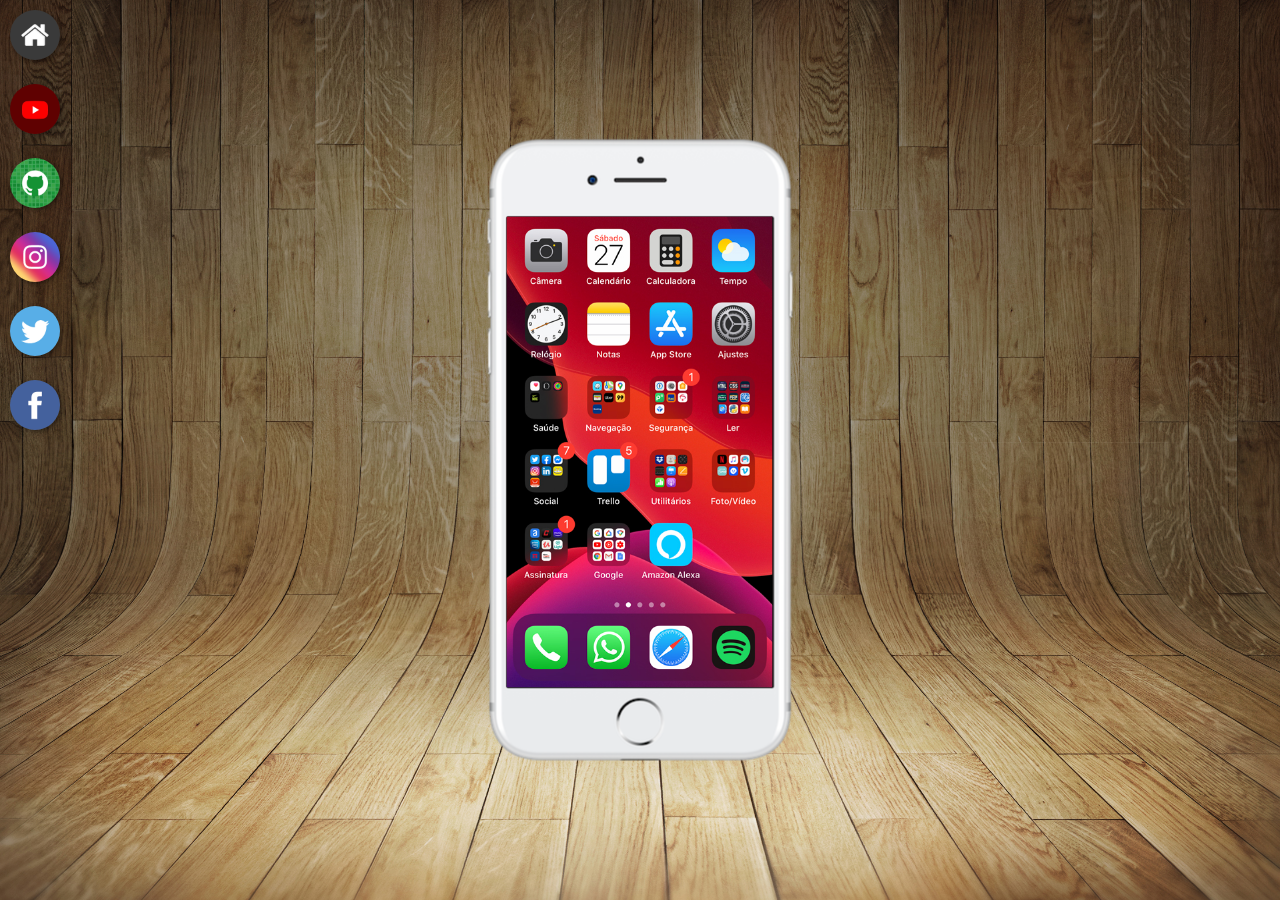
<file: index.html>
<!DOCTYPE html>
<html lang="pt-br">
<head>
    <meta charset="UTF-8">
    <meta name="viewport" content="width=device-width, initial-scale=1.0">
    <link rel="stylesheet" href="estilo/style.css">
    <title>Projeto Redes Sociais</title>
    <link rel="shortcut icon" href="favicon.ico" type="image/x-icon">
</head>
<body>

    <main>
        <section id="telefone">
            <iframe src="home.html" name="tela" id="tela" frameborder="0">
                Seu navegador não é compatível com isso.
            </iframe>
            

        </section>
        <section id="redes">
            <a href="home.html" target="tela"> <img src="imagens/logo-home.jpg" alt="Home"> </a><br>
            <a href="youtube.html" target="tela"> <img src="imagens/logo-youtube.jpg" alt="Youtube"></a><br>
            <a href="github.html" target="tela"><img src="imagens/logo-github.jpg" alt="Github"></a><br>
            <a href="insta.html" target="tela"><img src="imagens/logo-instagram.jpg" alt="Instagram"></a><br>
            <a href="twitter.html" target="tela"> <img src="imagens/logo-twitter.jpg" alt="Twitter"></a><br>
            <a href="face.html" target="tela"><img src="imagens/logo-facebook.jpg" alt="Facebook"></a>

        </section>
    </main>
    
    
</body>
</html>
</file>
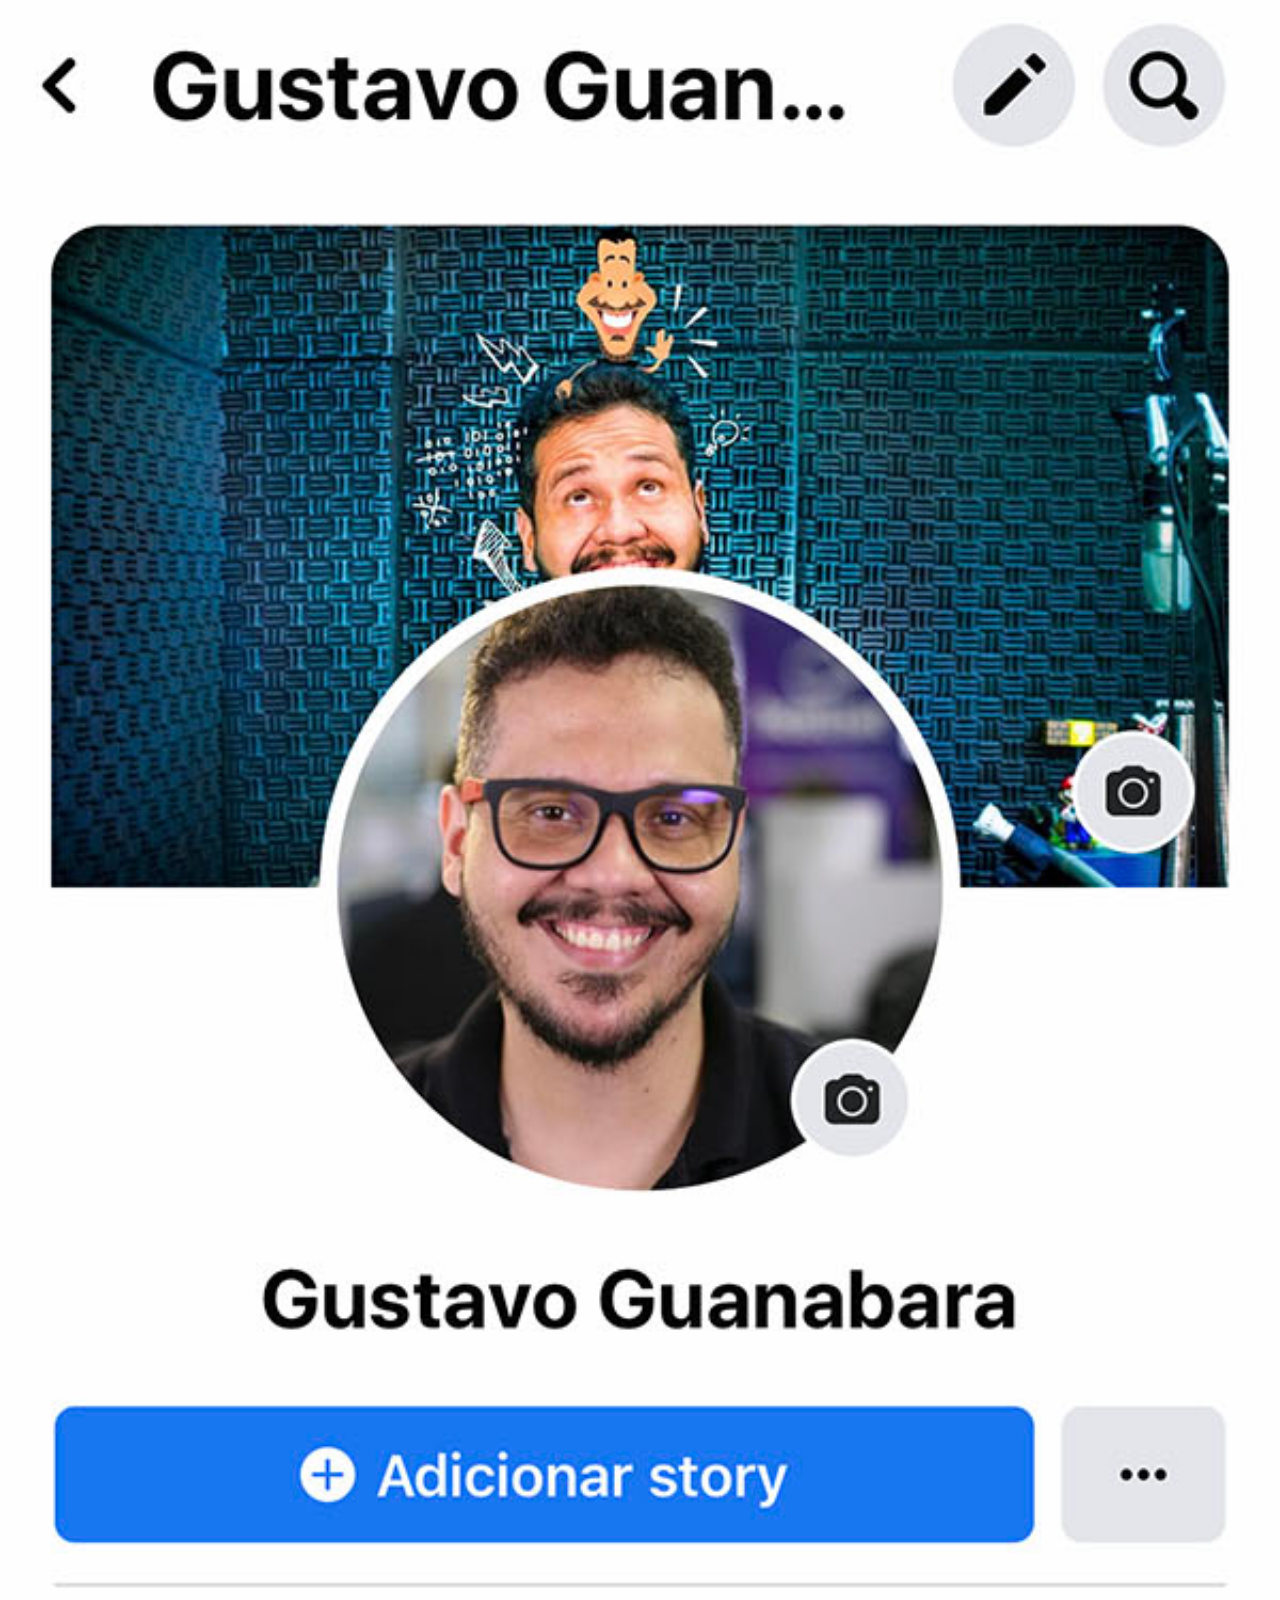
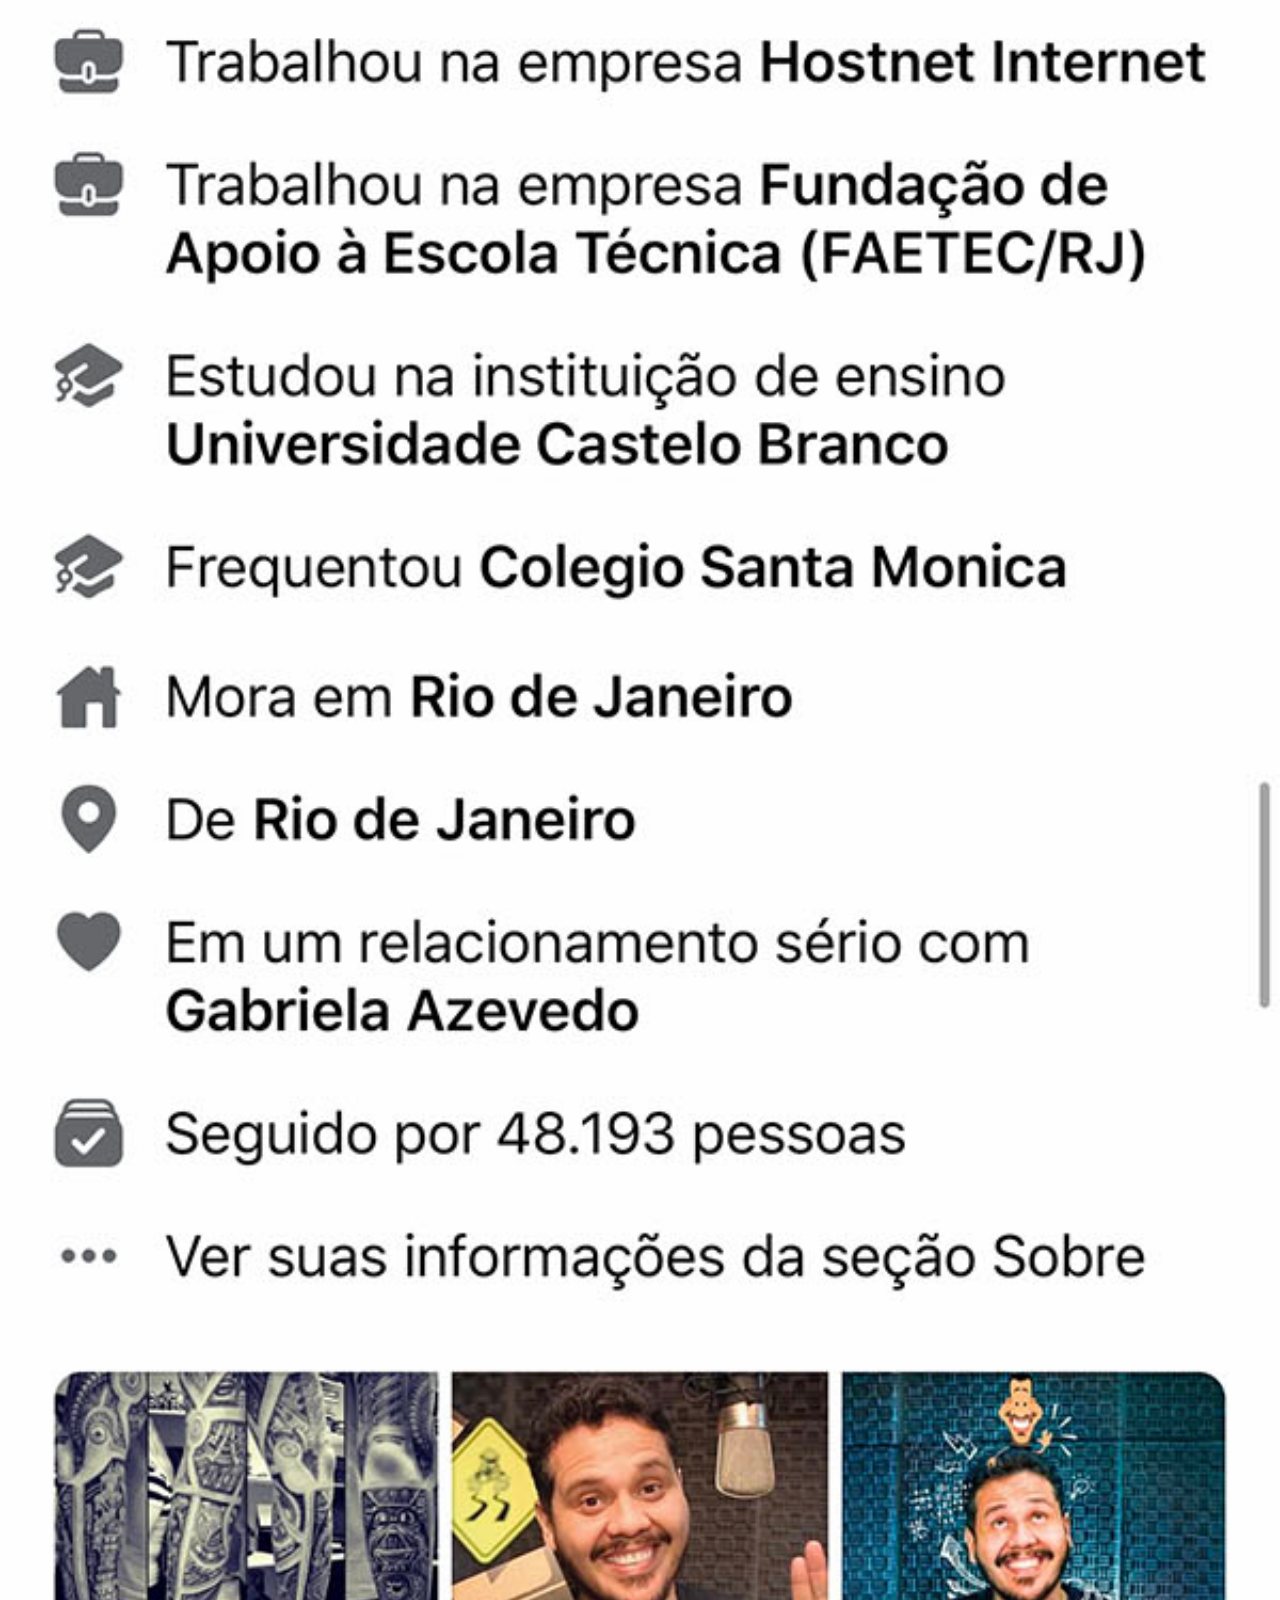
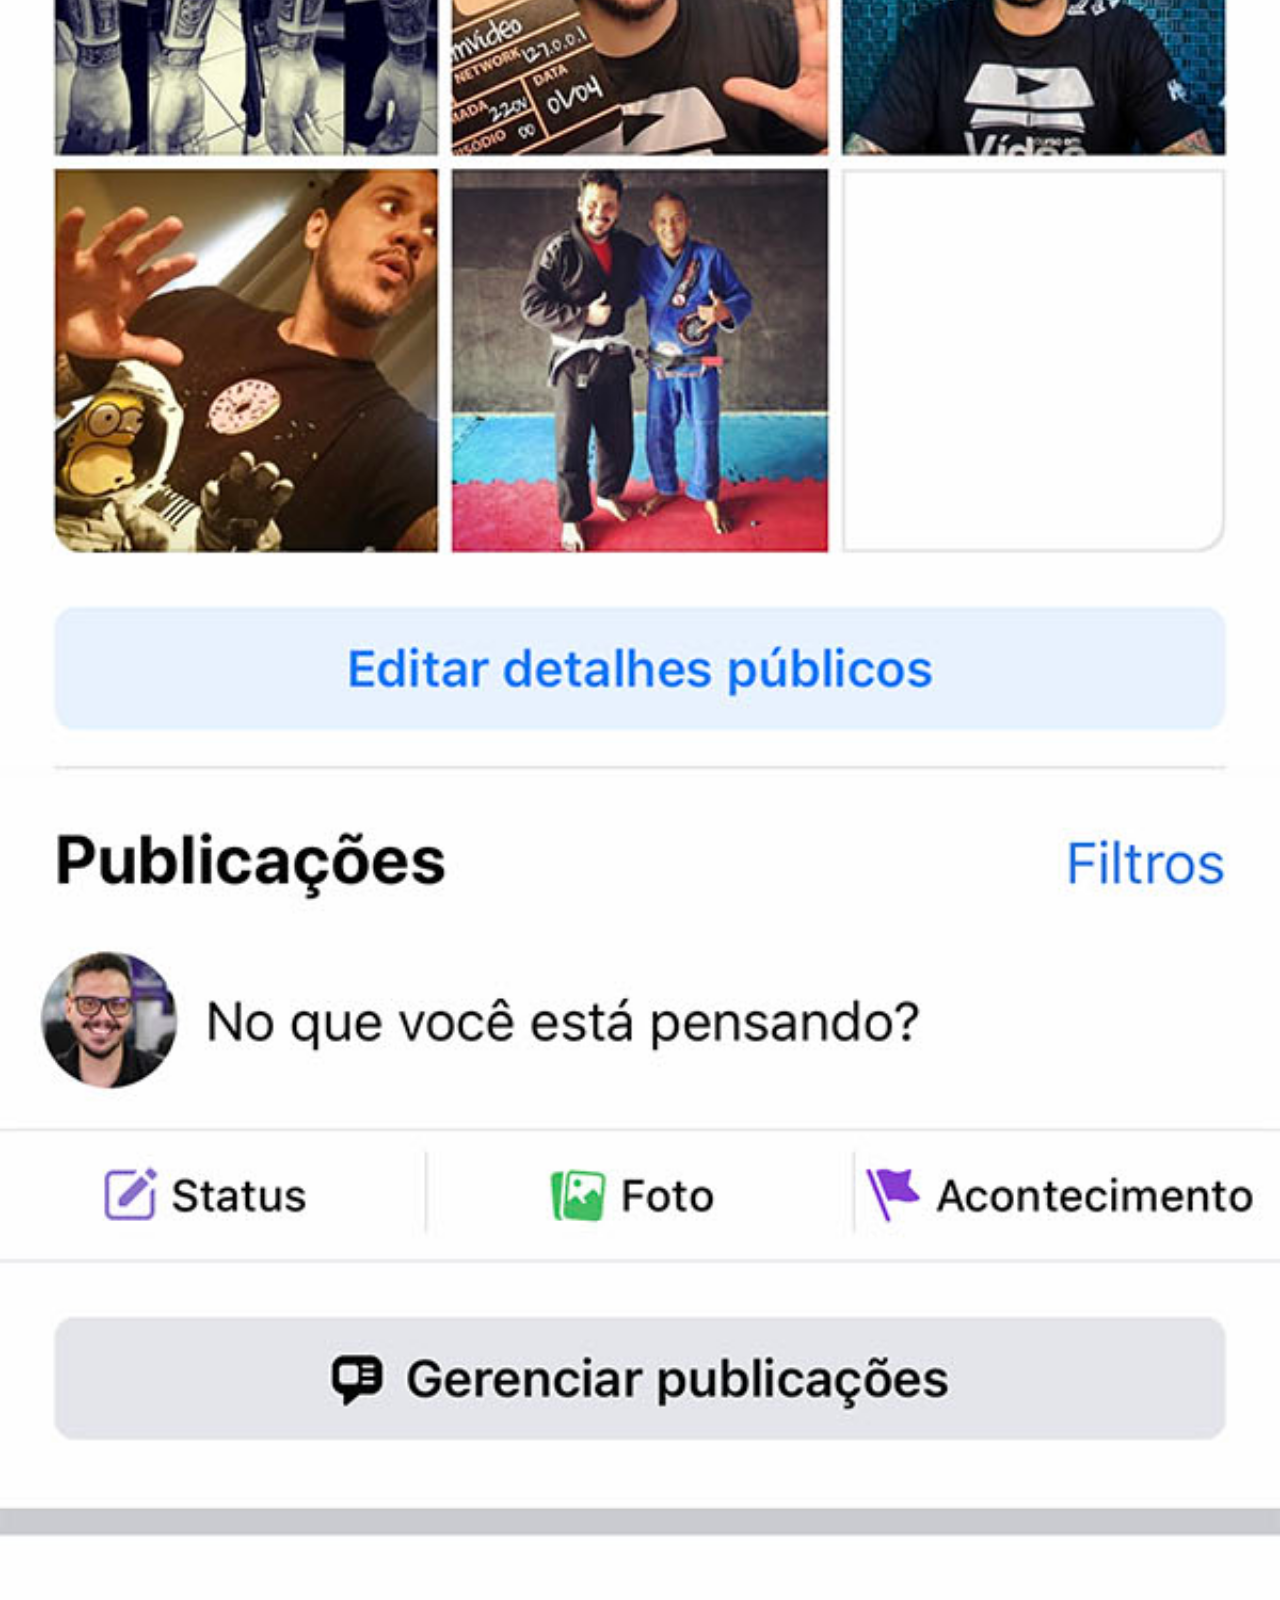
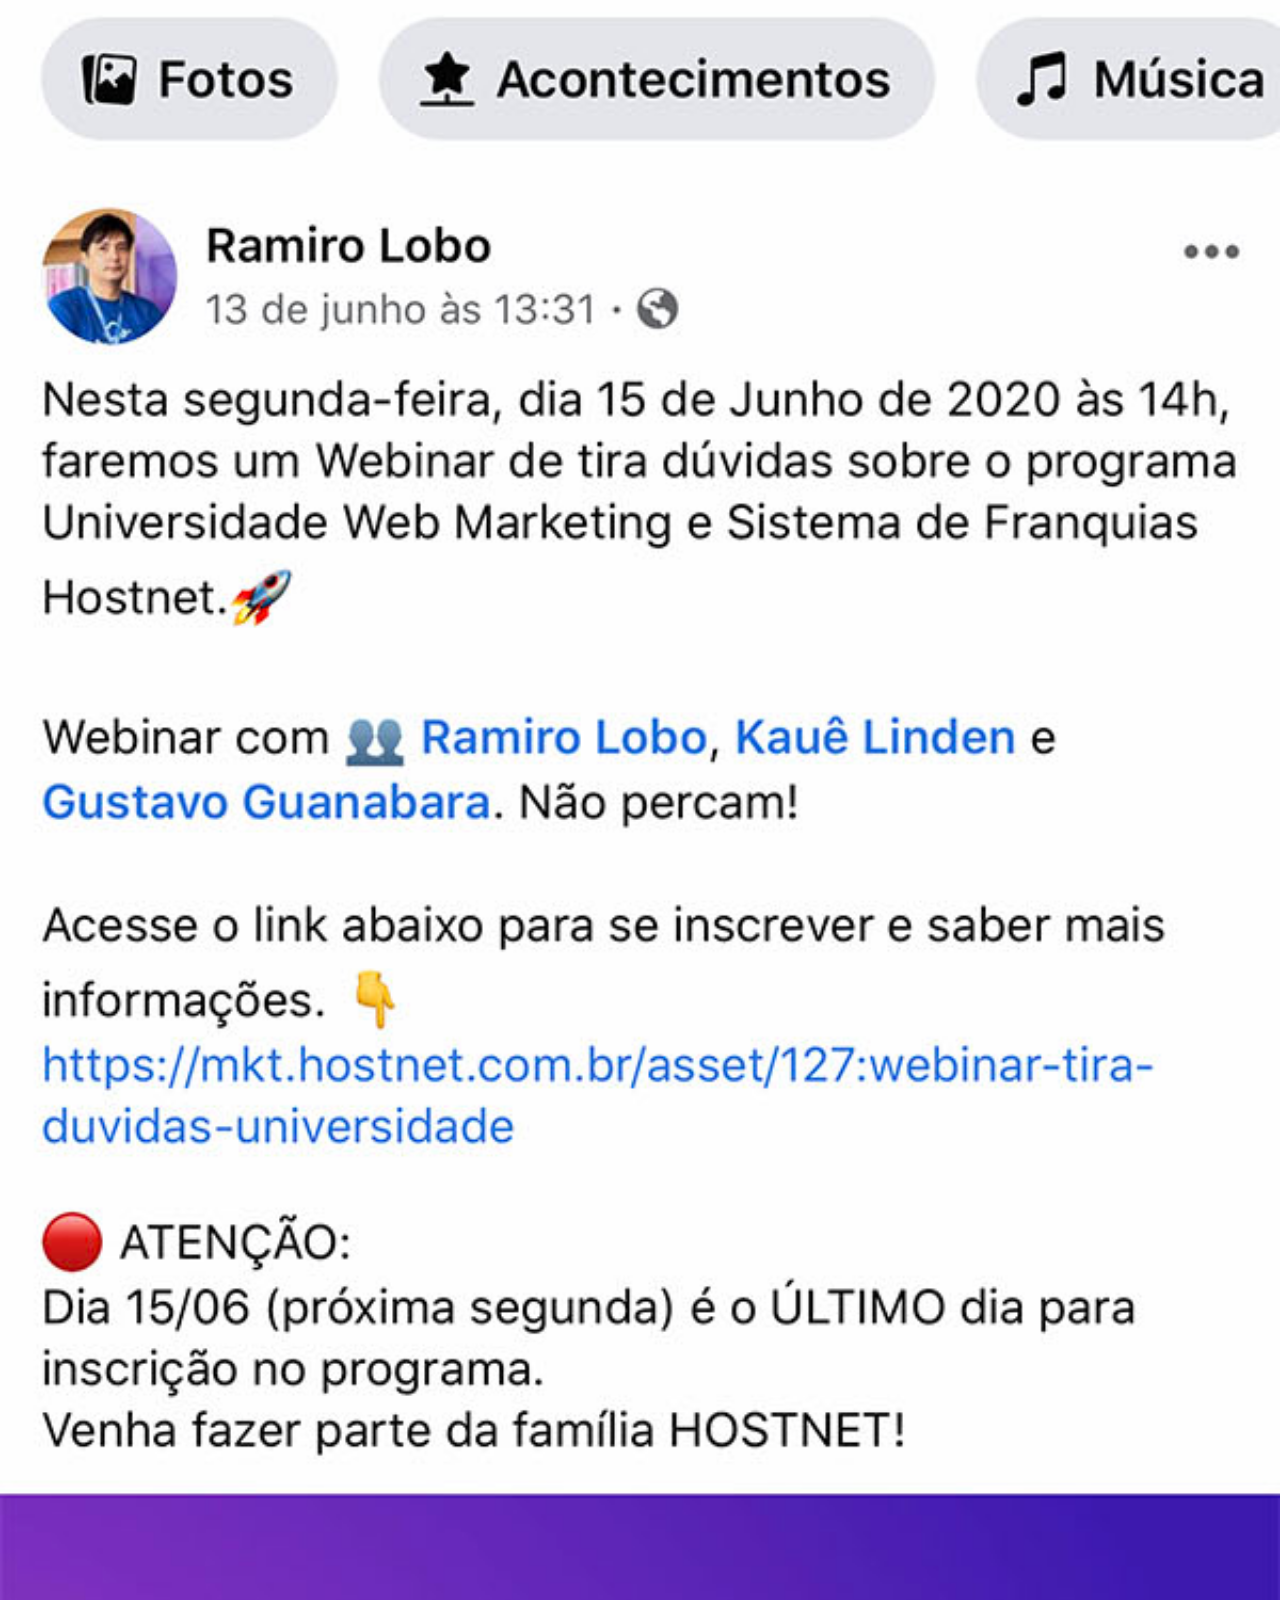
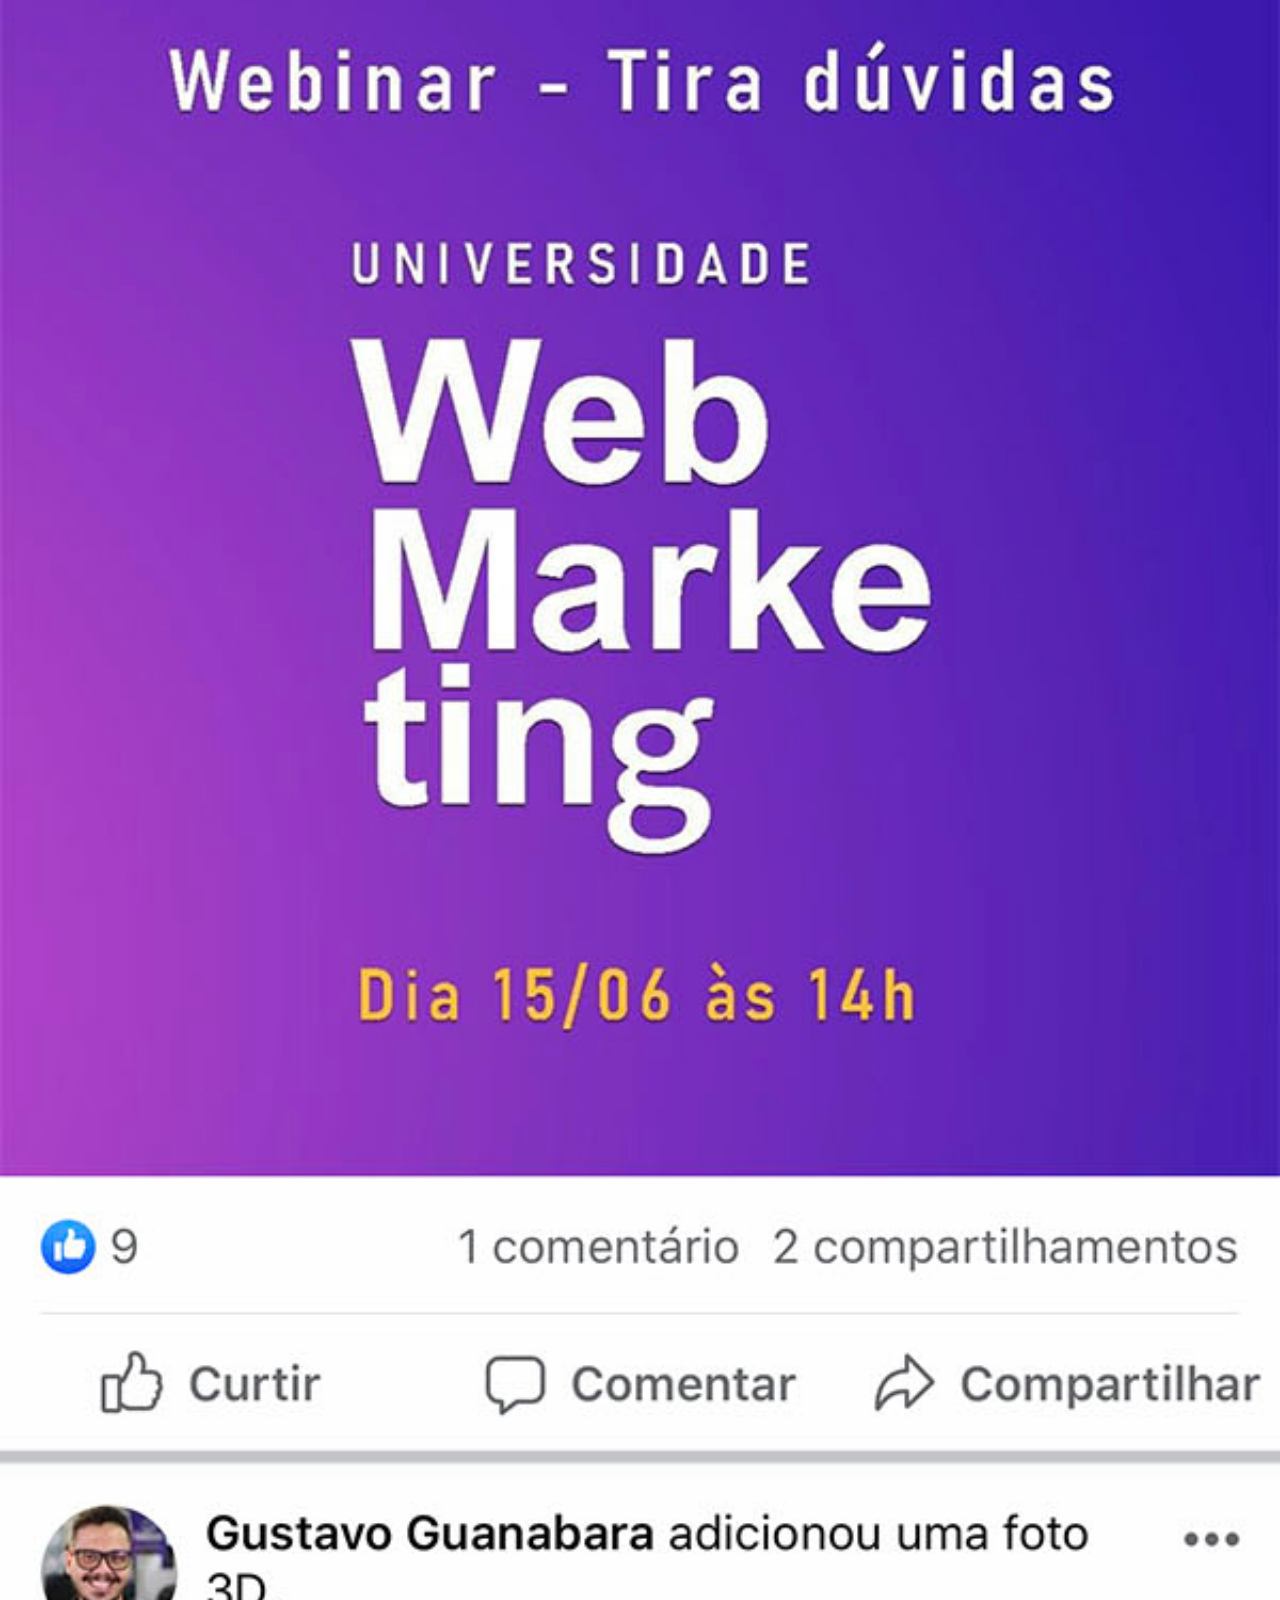
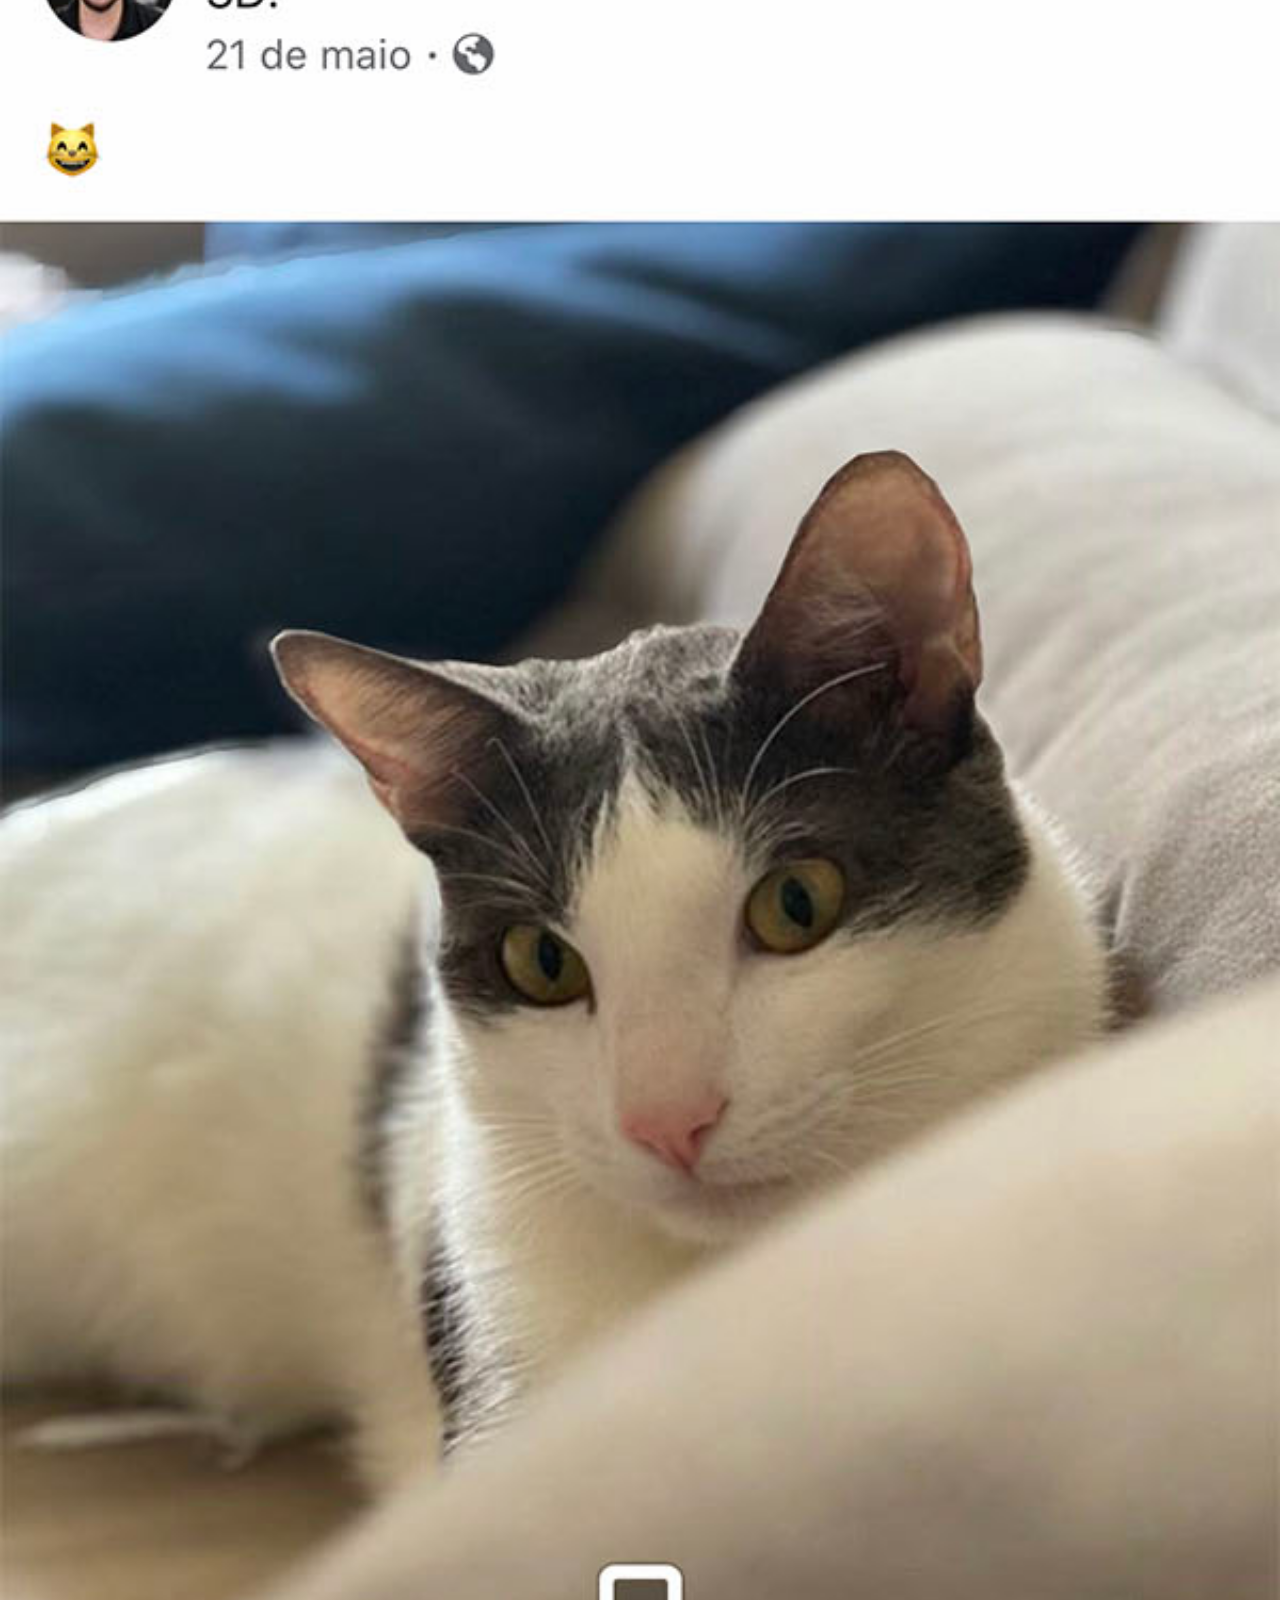
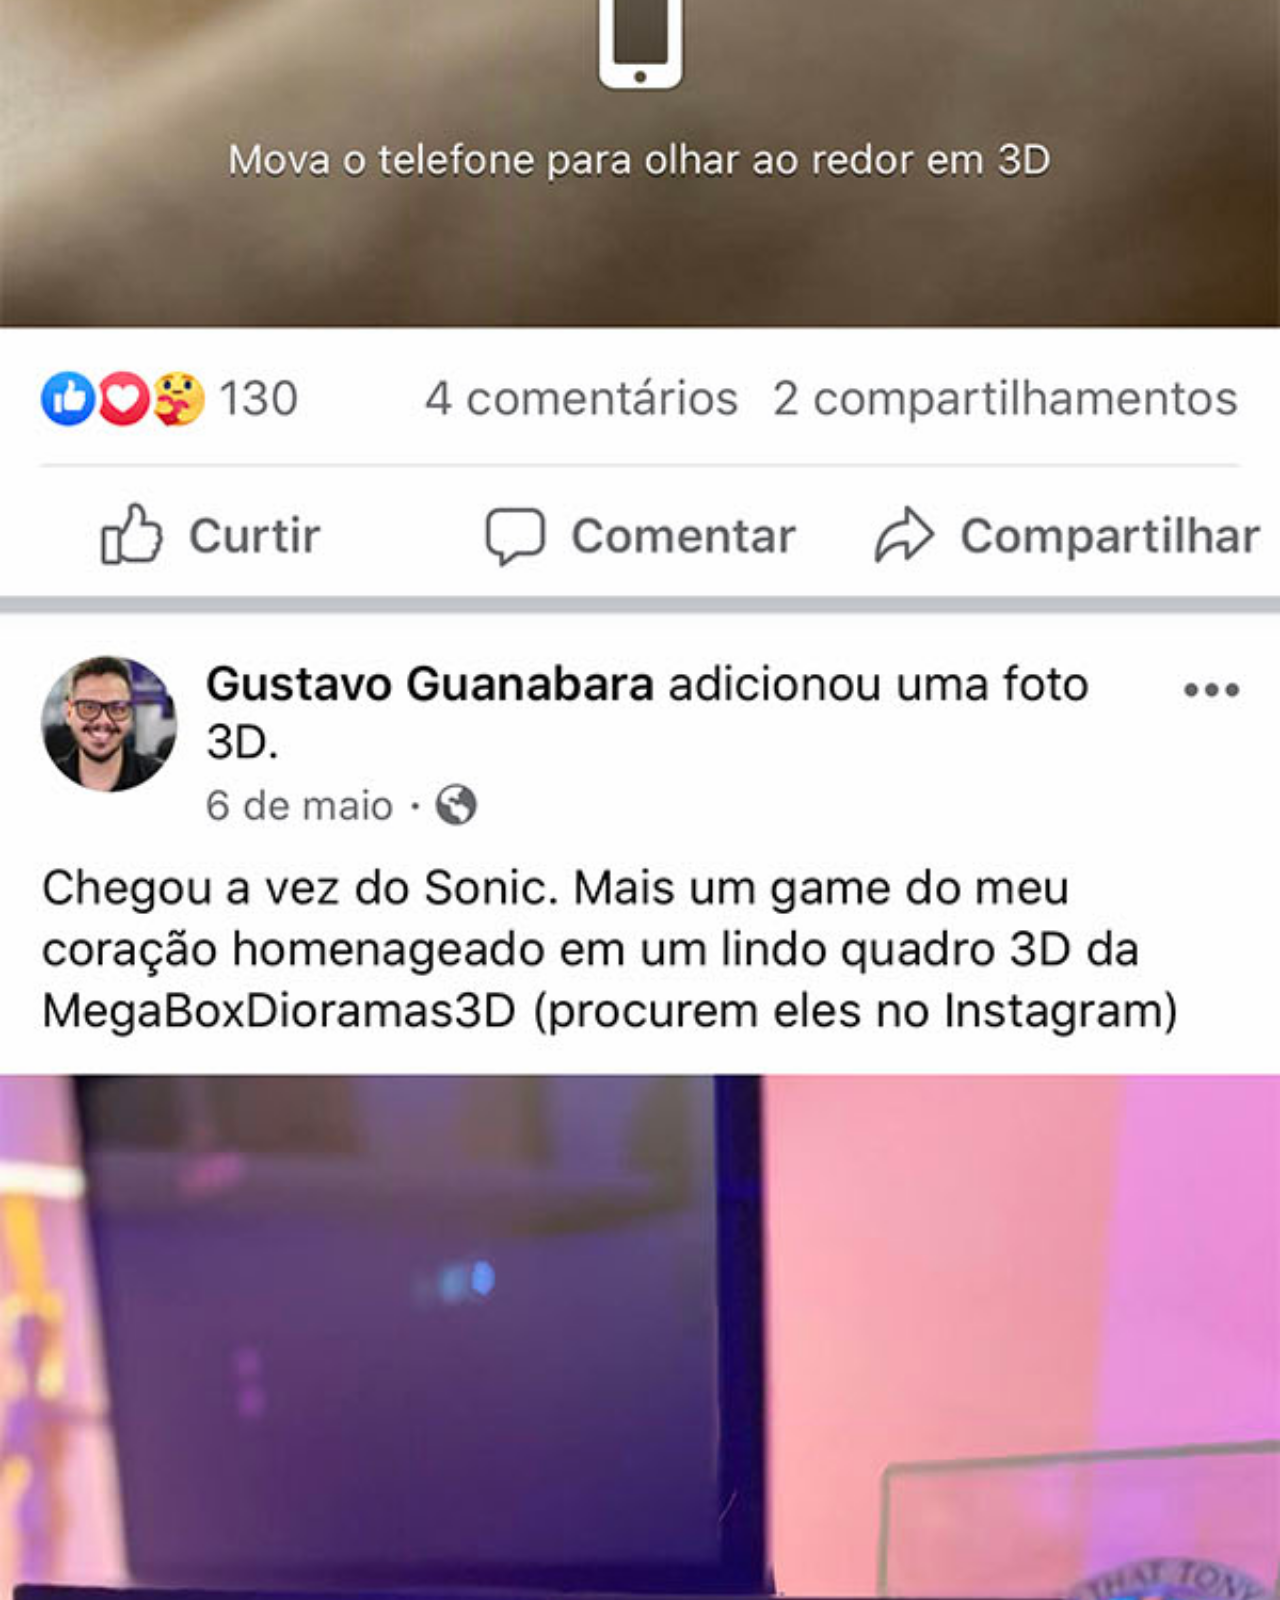
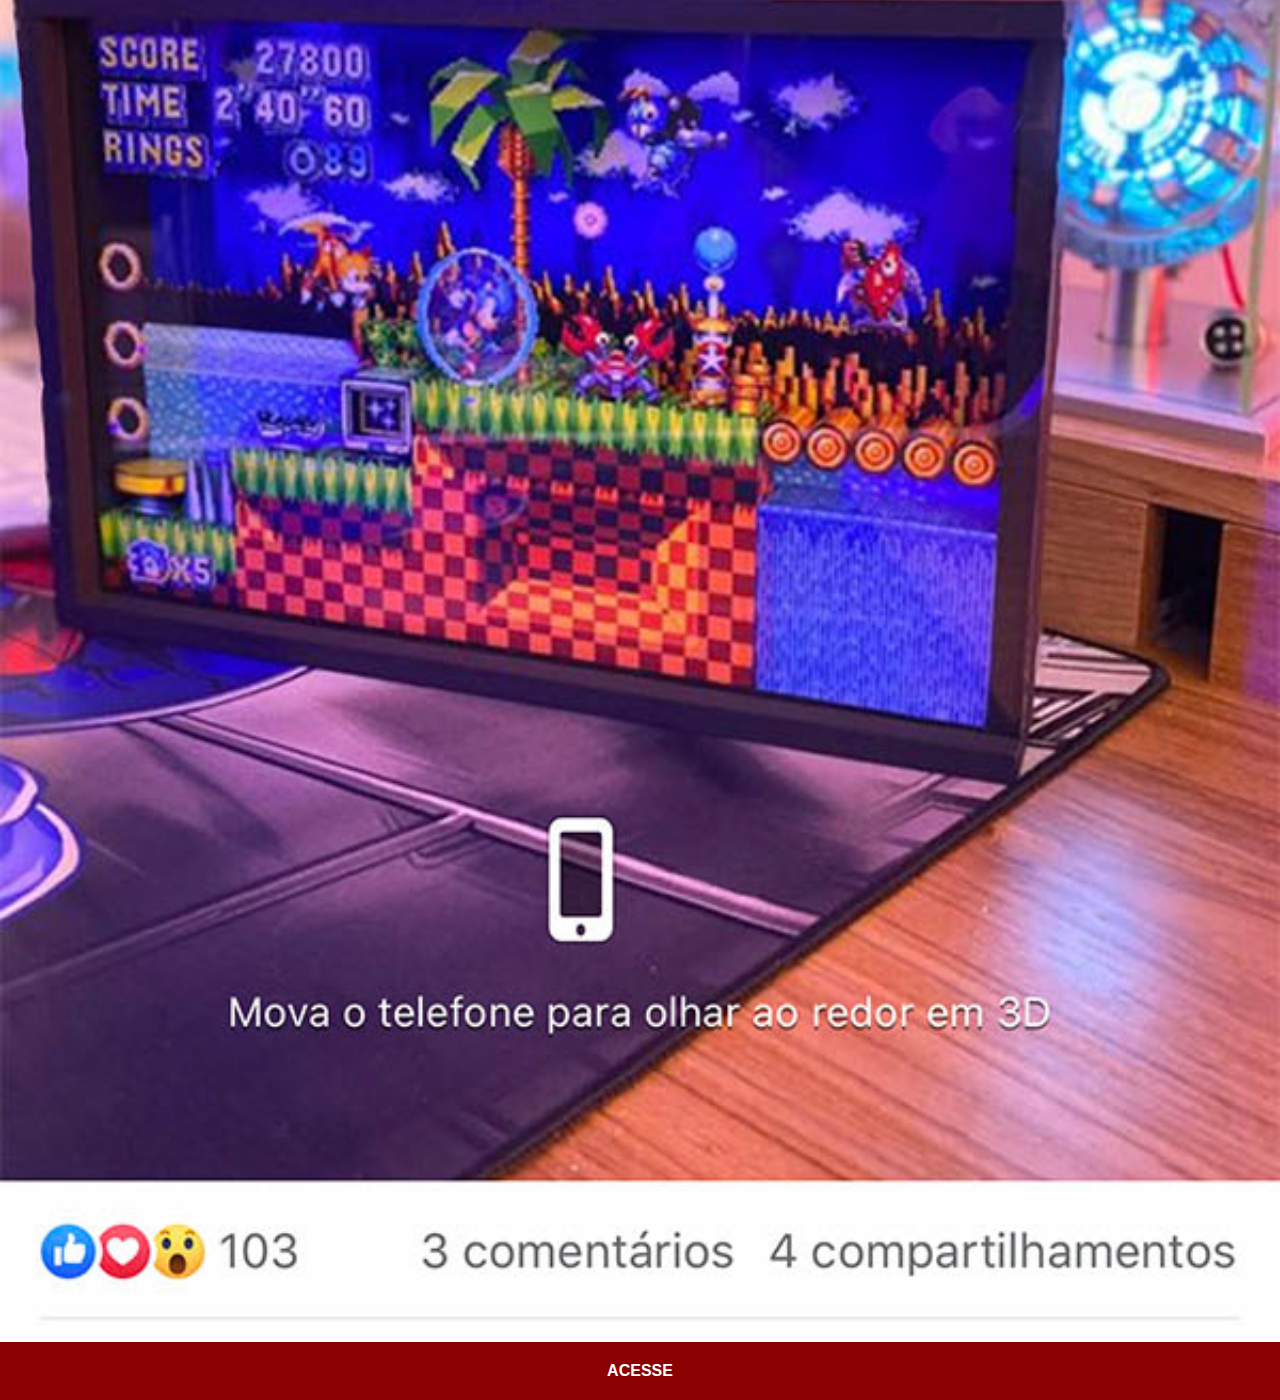
<file: face.html>
<!DOCTYPE html>
<html lang="pt-br">
<head>
    <meta charset="UTF-8">
    <meta name="viewport" content="width=device-width, initial-scale=1.0">
    <title>Face</title>
    <link rel="stylesheet" href="estilo/social.css">
</head>
<body>
    <img src="imagens/tela-facebook.jpg" alt="Facebook">
    <a href="https://www.facebook.com/gustavoguanabara/?locale=pt_BR" taregt="_blank">ACESSE</a>
</body>
</html>
</file>
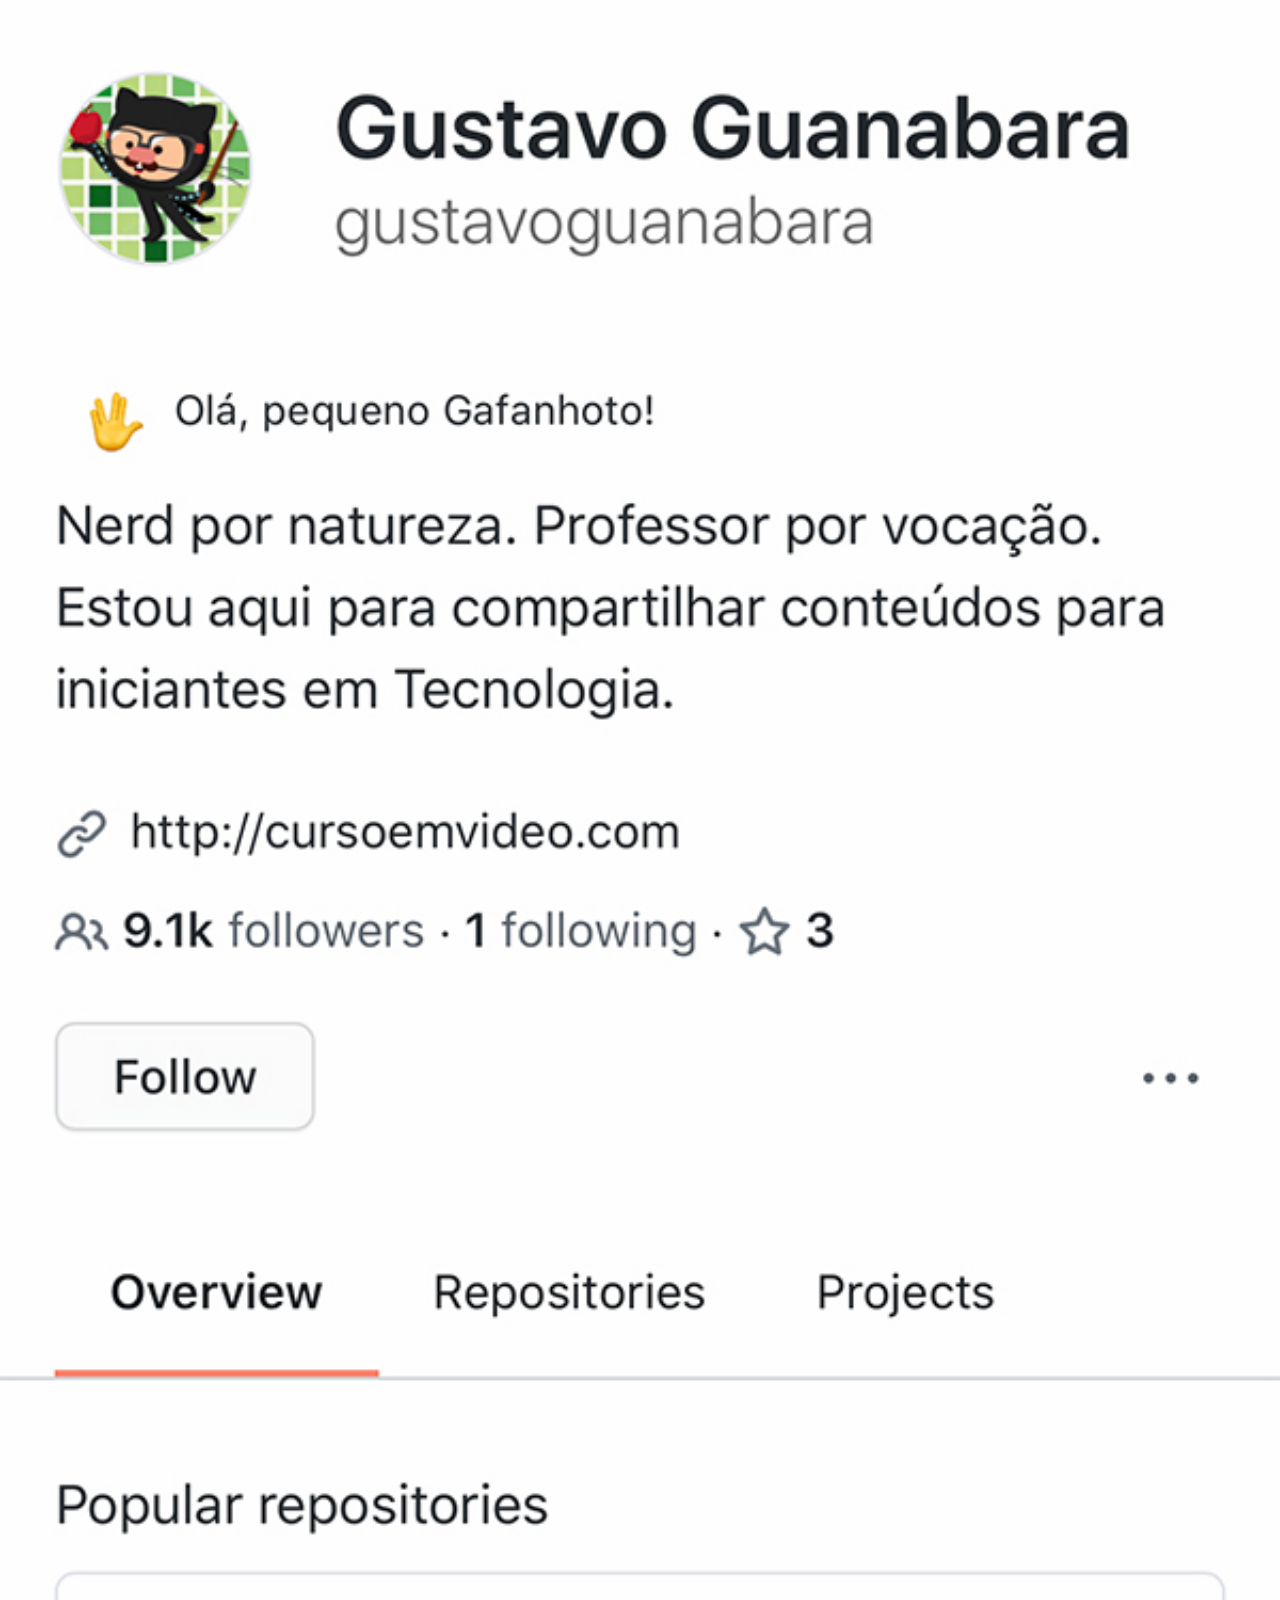
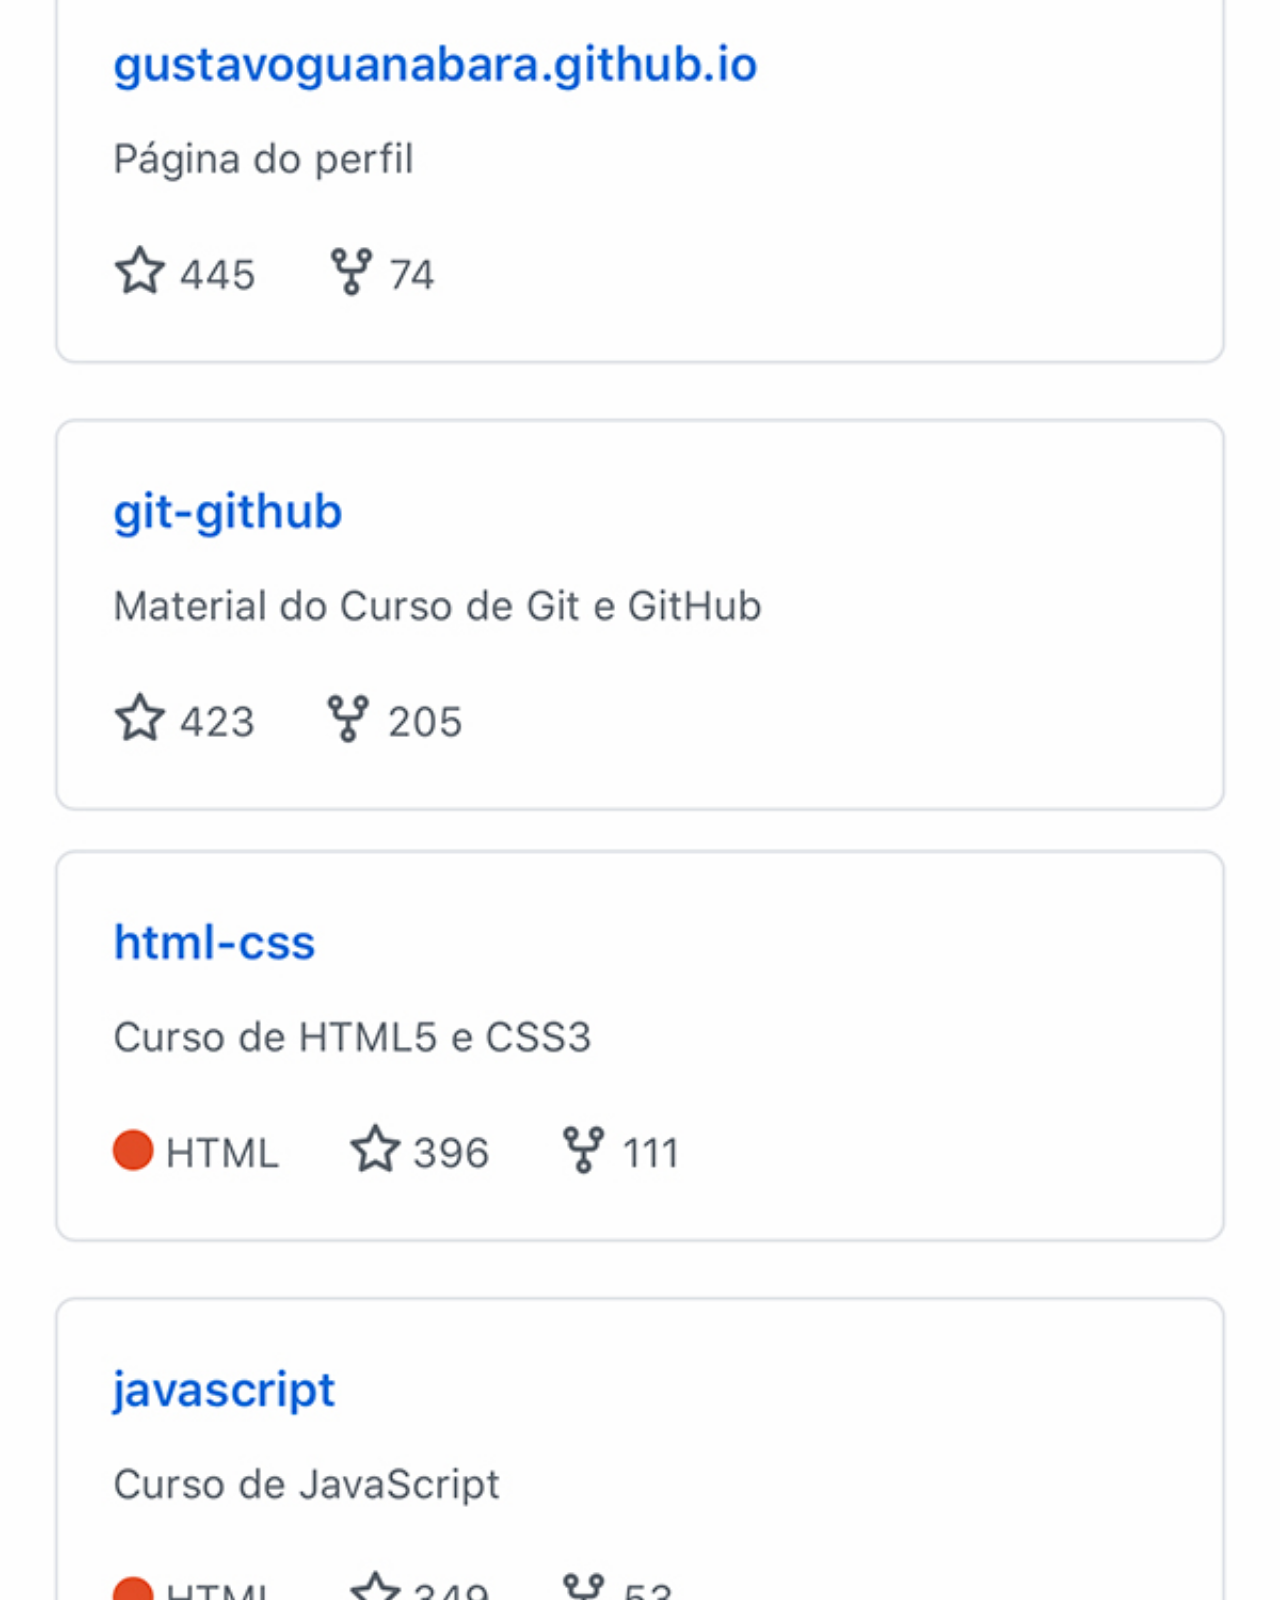
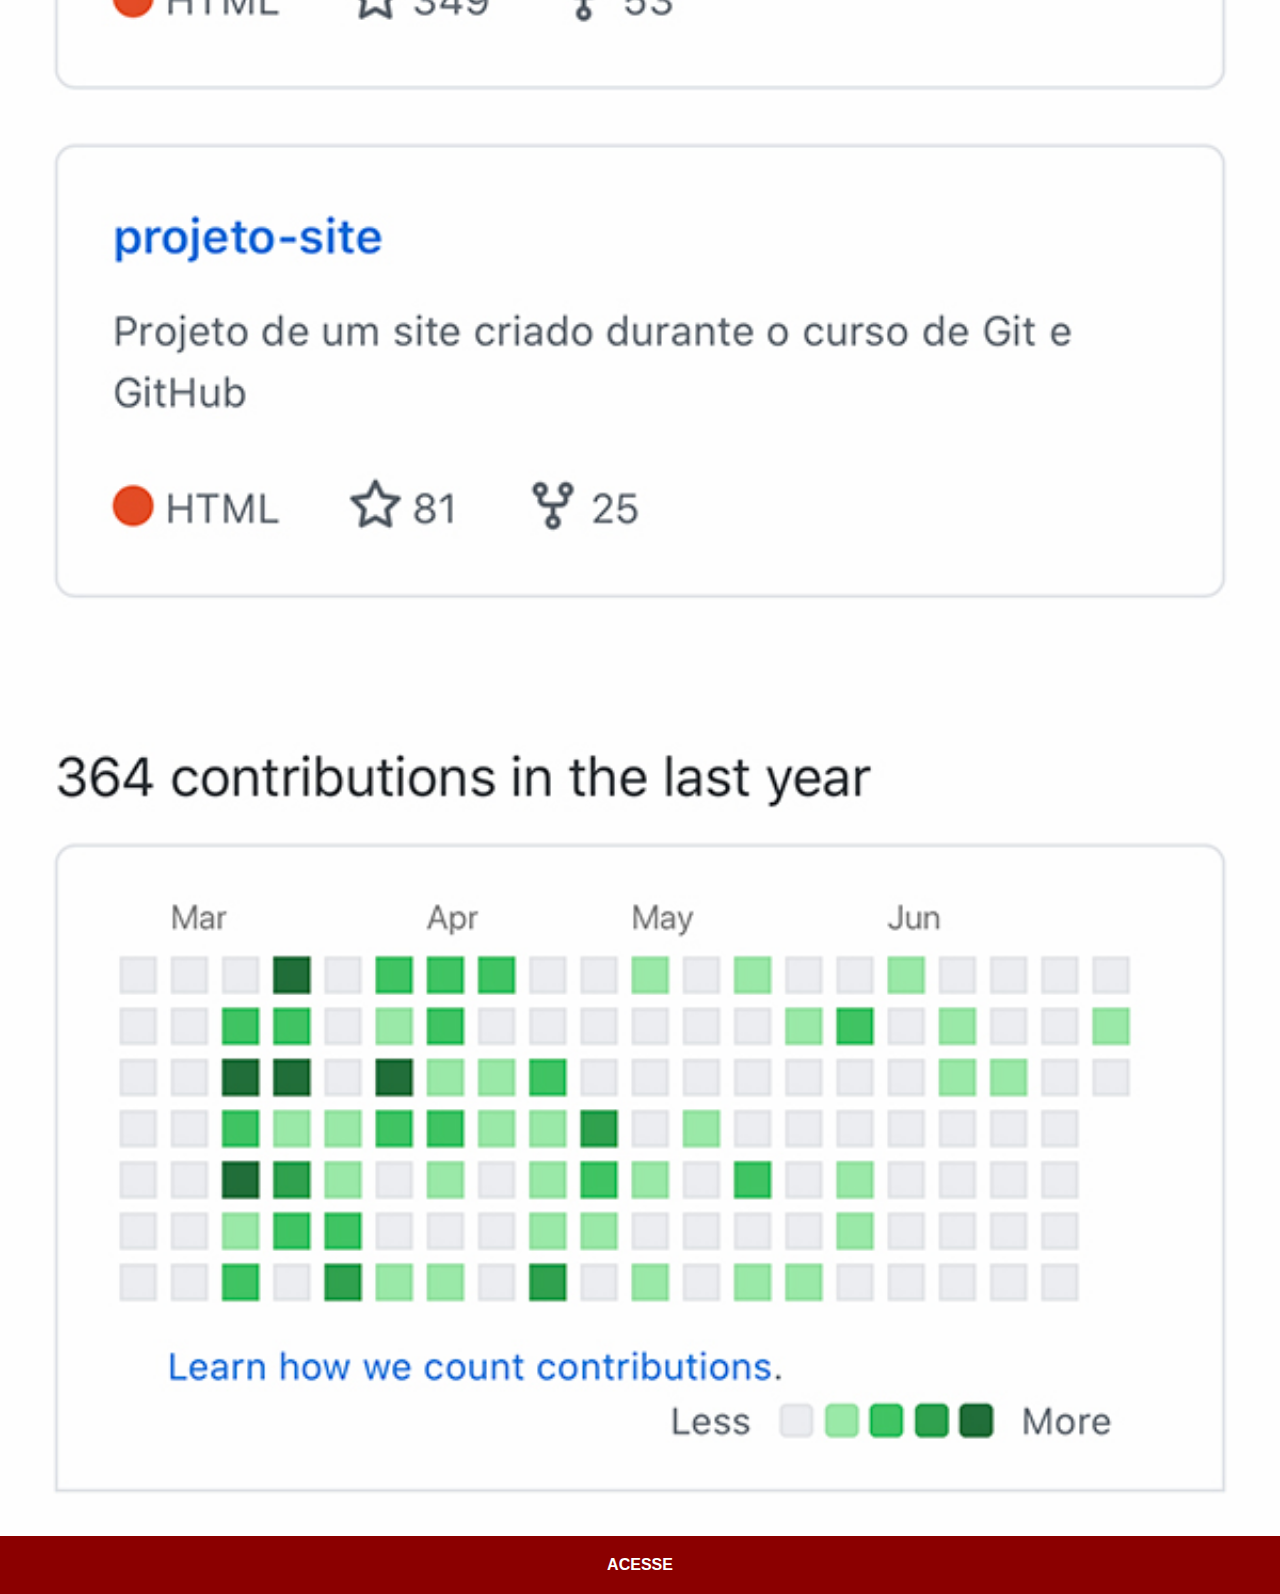
<file: github.html>
<!DOCTYPE html>
<html lang="pt-br">
<head>
    <meta charset="UTF-8">
    <meta name="viewport" content="width=device-width, initial-scale=1.0">
    <title>Github</title>
    <link rel="stylesheet" href="estilo/social.css">
</head>
<body>
    <img src="imagens/tela-github.jpg" alt="Github">
    <a href="https://github.com/gustavoguanabara" target="_blank">ACESSE</a>
</body>
</html>
</file>
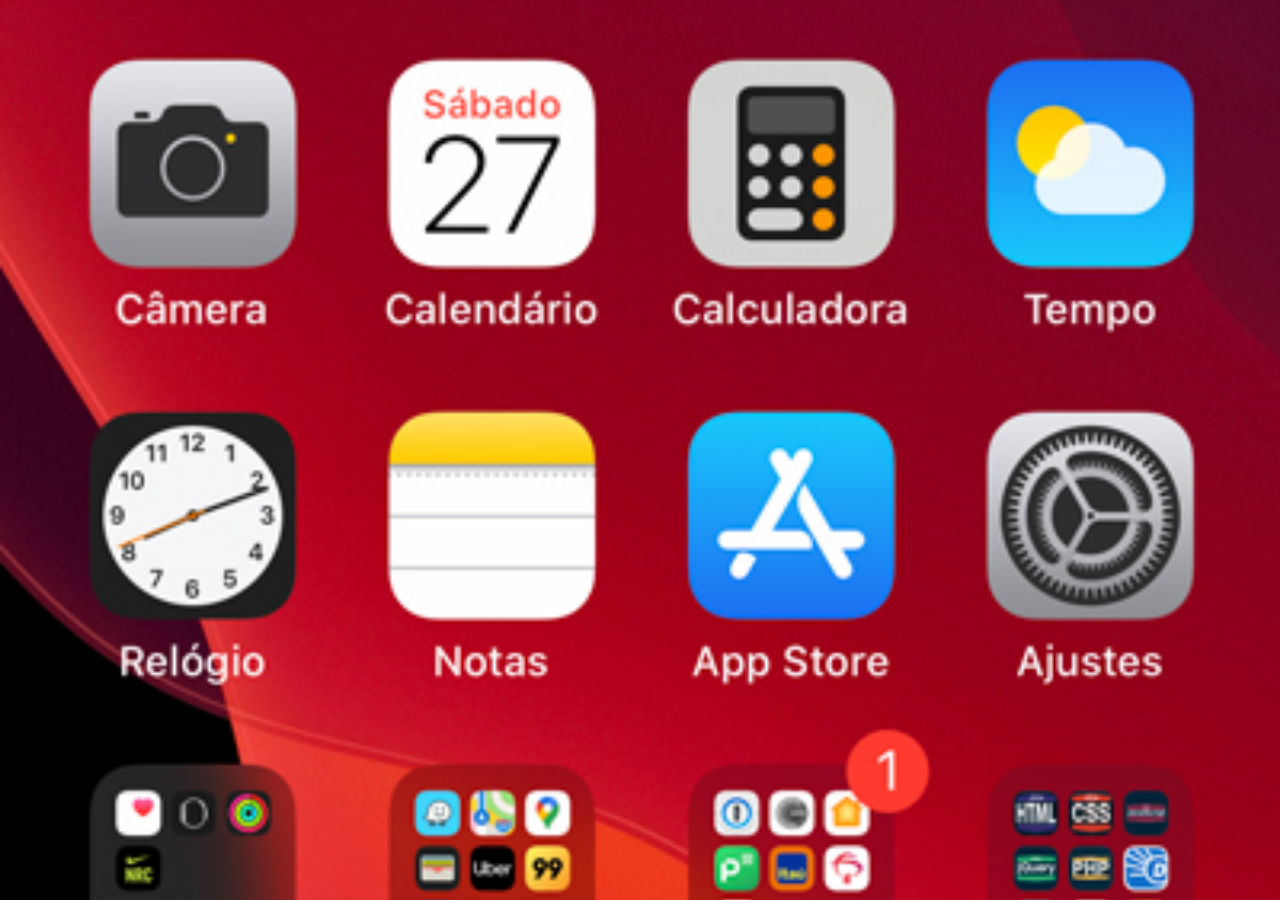
<file: home.html>
<!DOCTYPE html>
<html lang="pt-br">
<head>
    <meta charset="UTF-8">
    <meta name="viewport" content="width=device-width, initial-scale=1.0">
    <title>Home</title>
    <style>

        *{
            padding: 0px;
            margin: 0px;
        }

        body{
            height: 100vh;
            width: 100vw;
            background: black url(imagens/tela-home.jpg) no-repeat top center;
            background-size: cover;
        }


    </style>
    


</head>
<body>
    
</body>
</html>
</file>
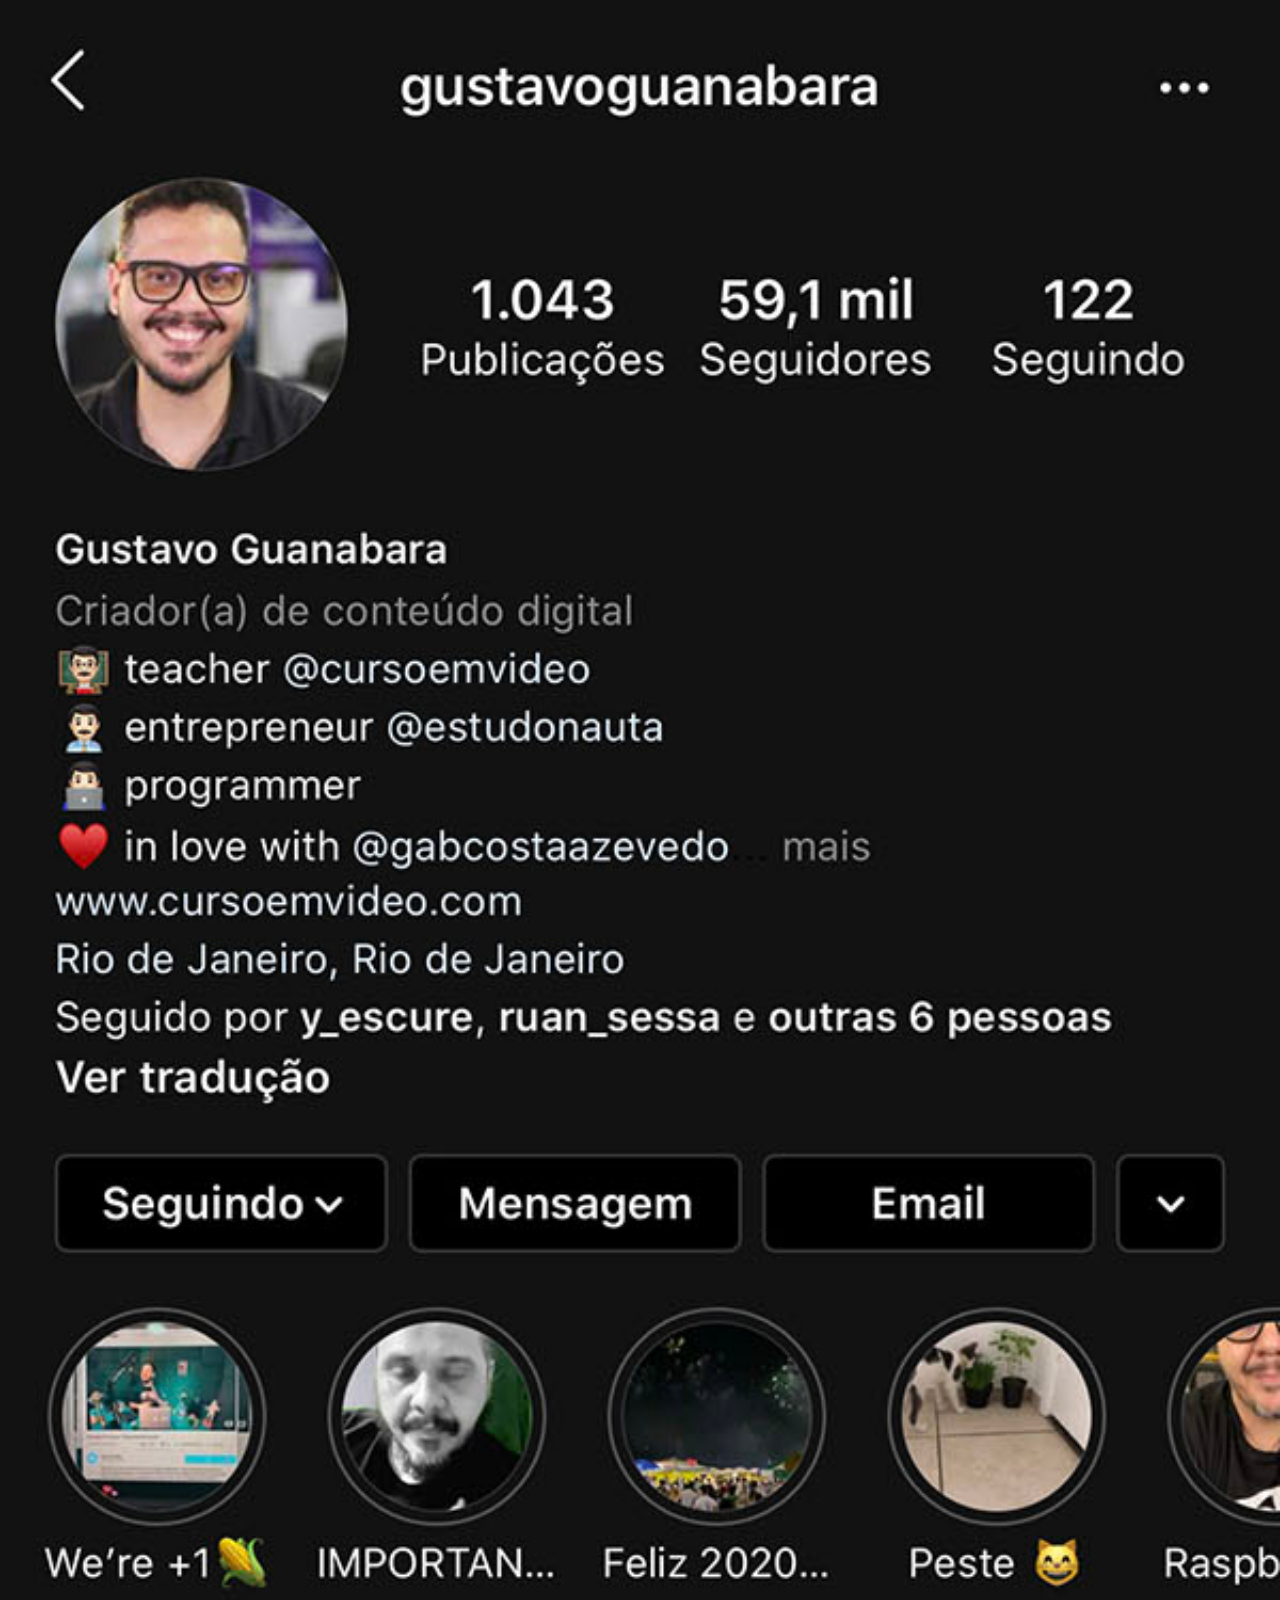
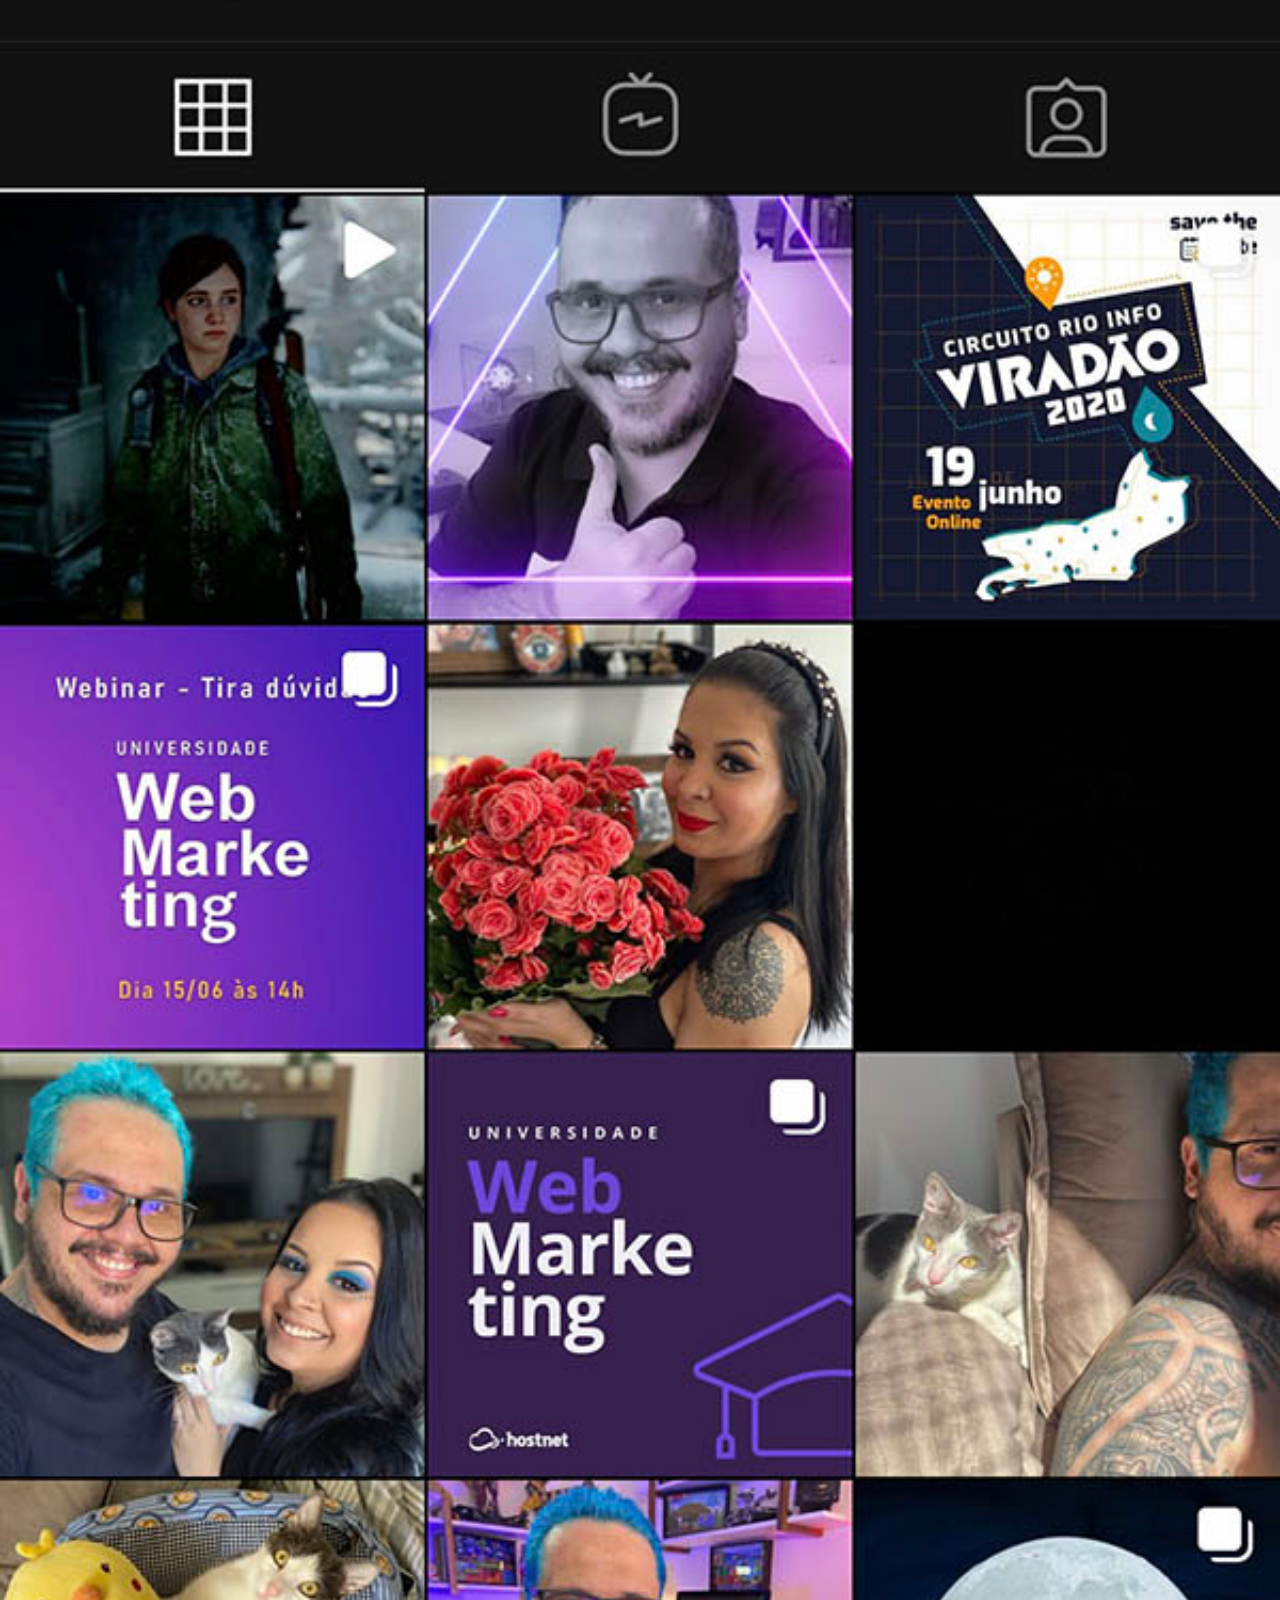
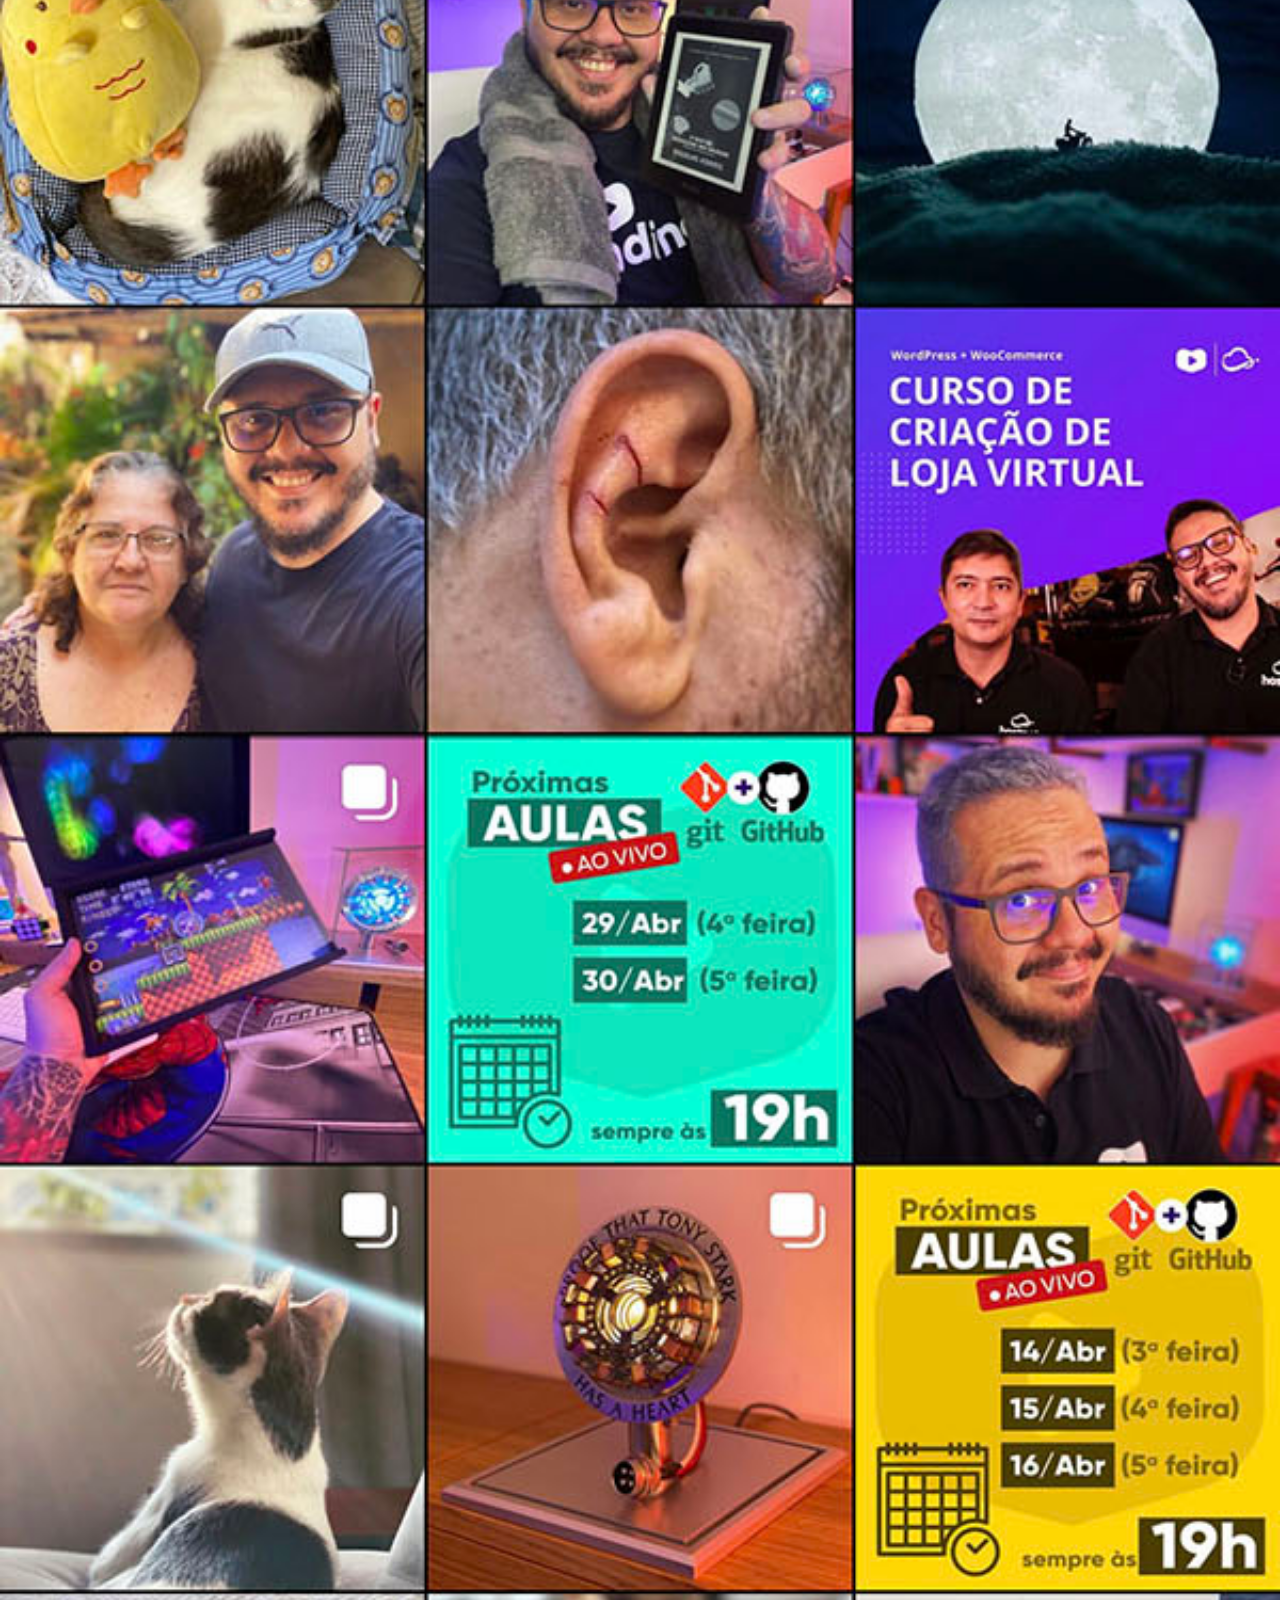
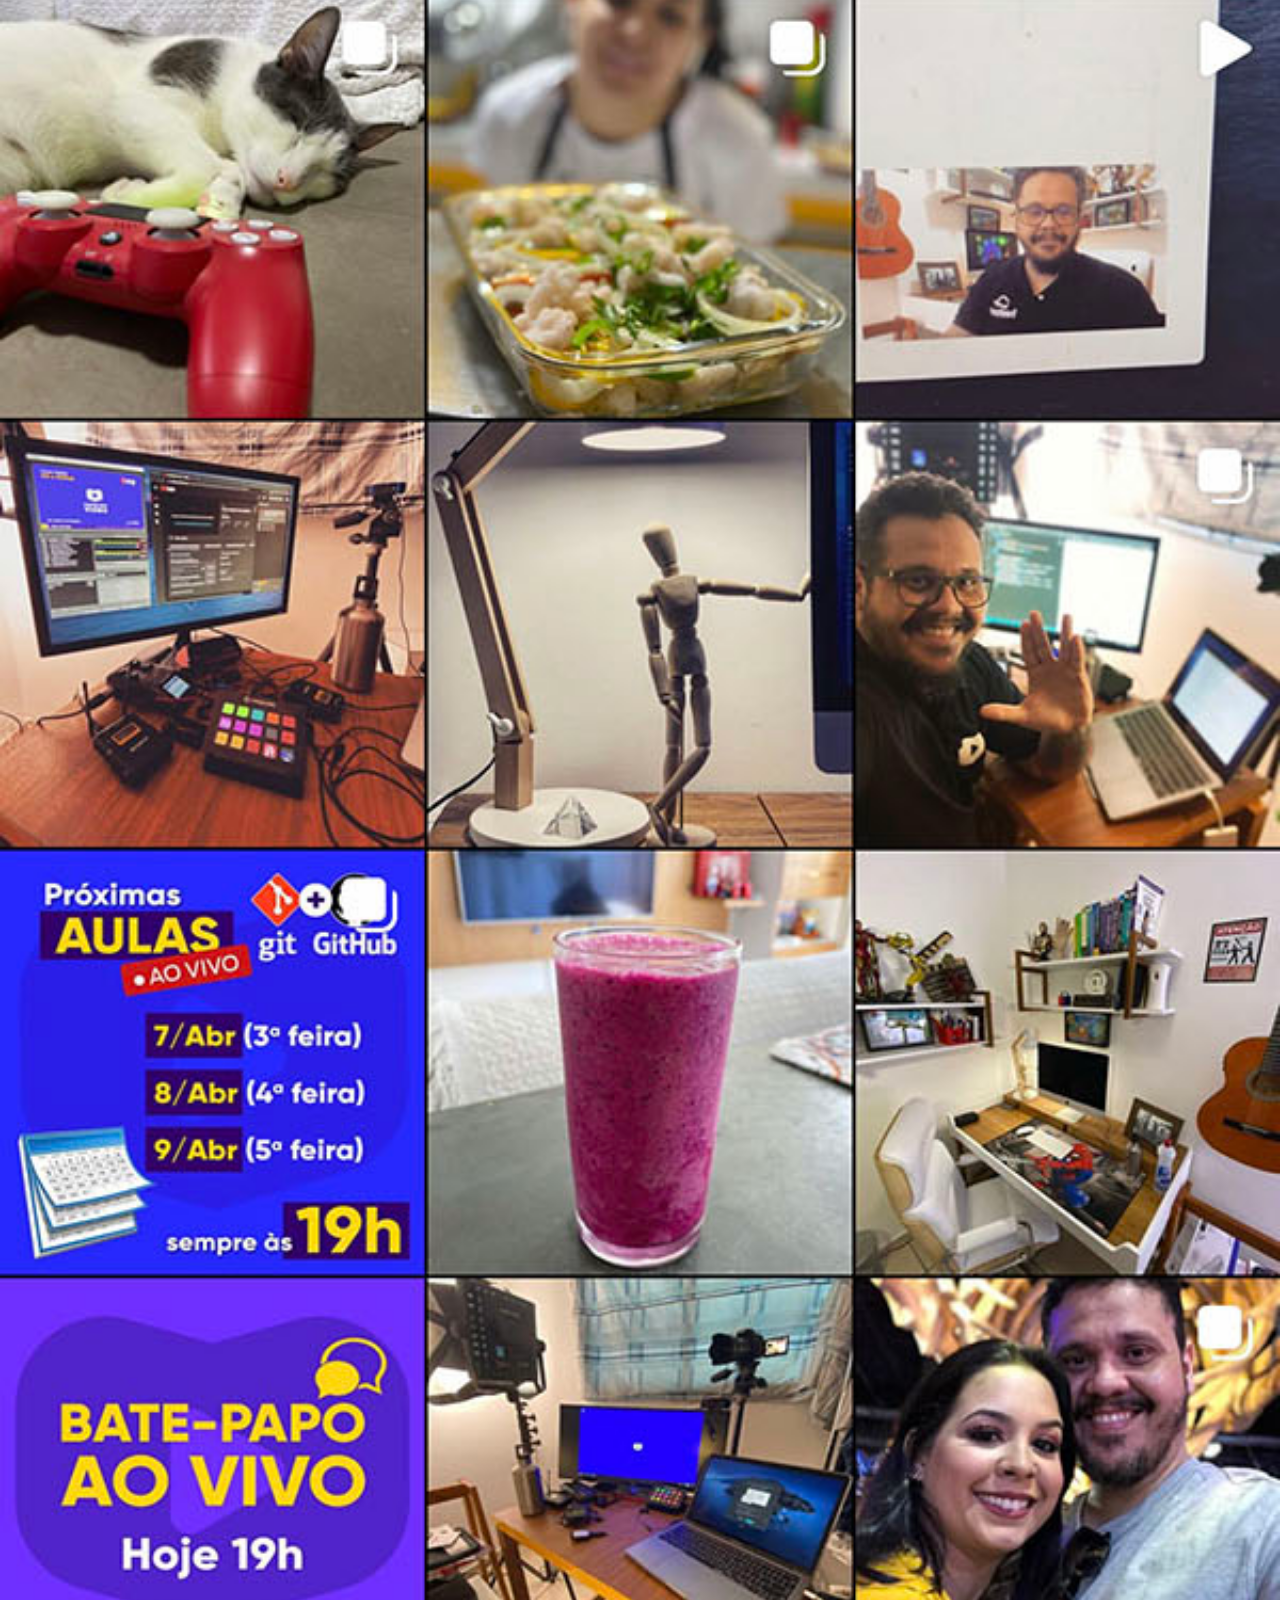
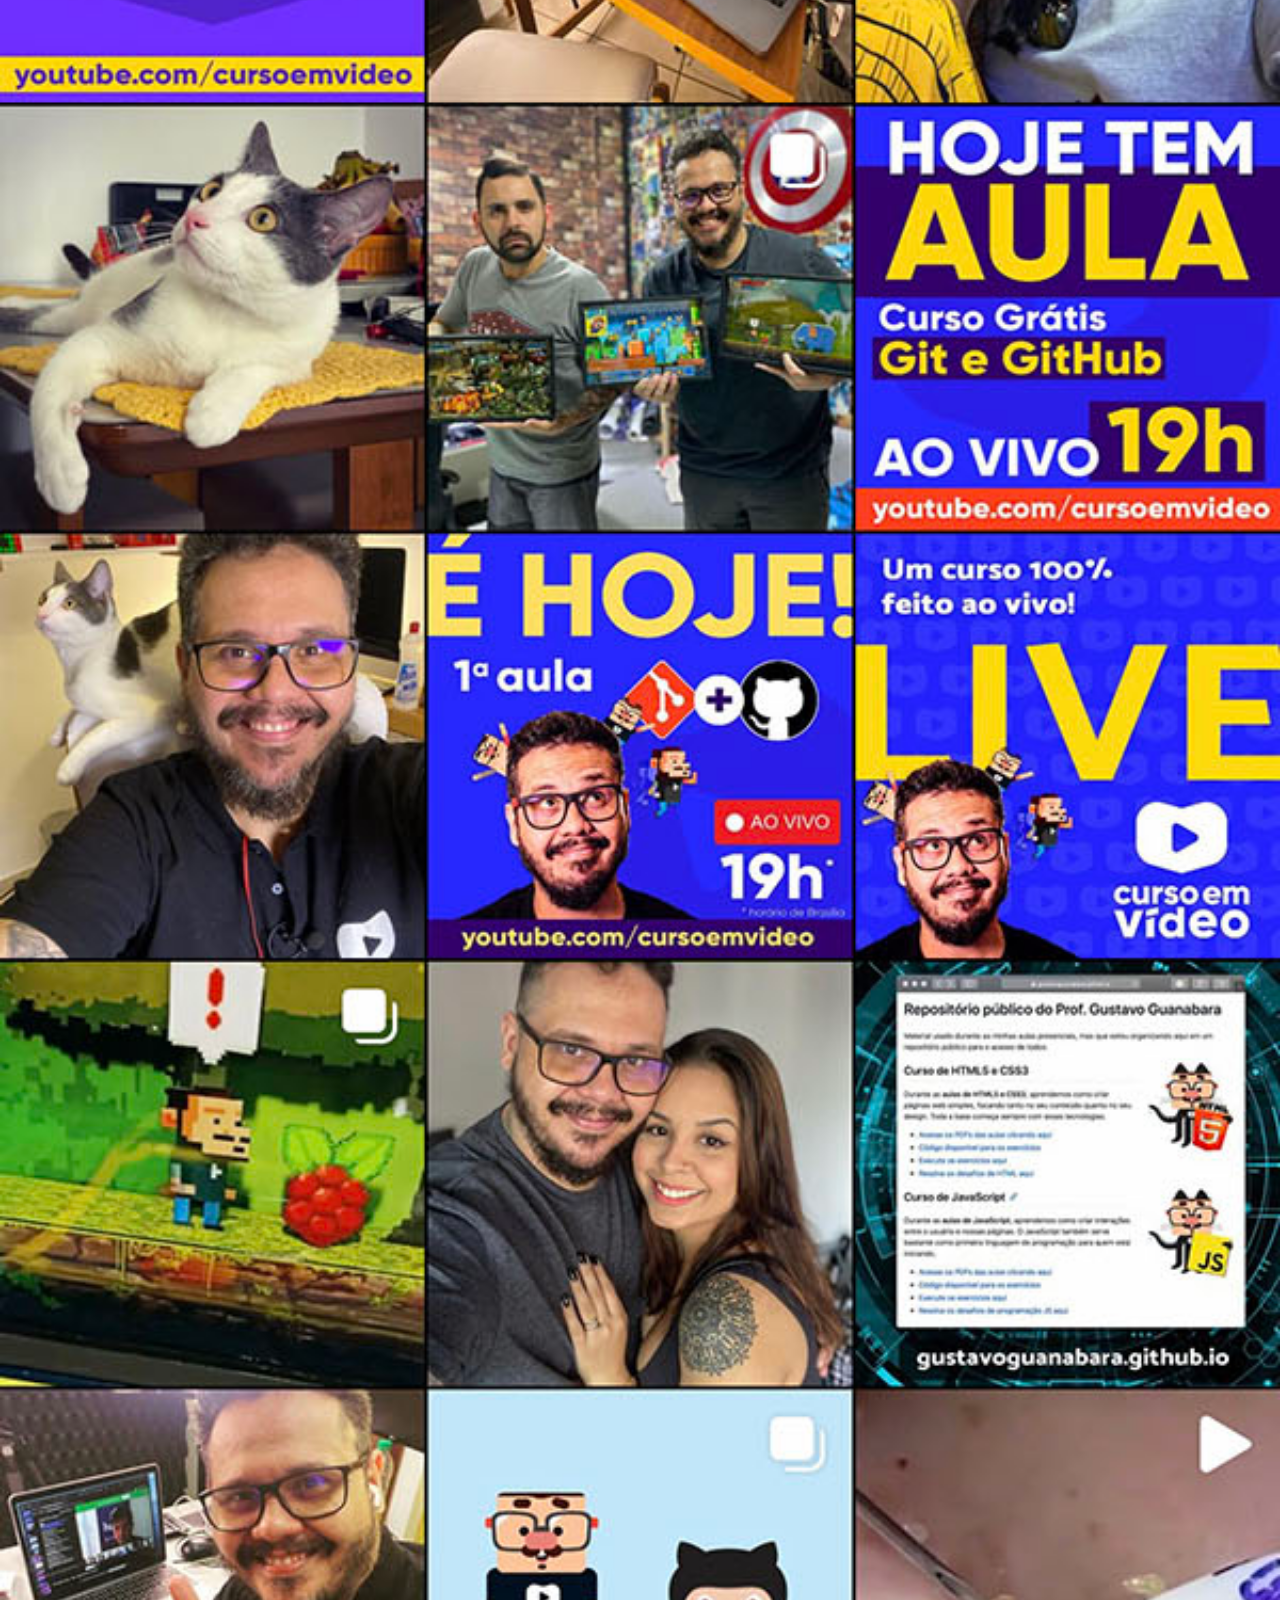
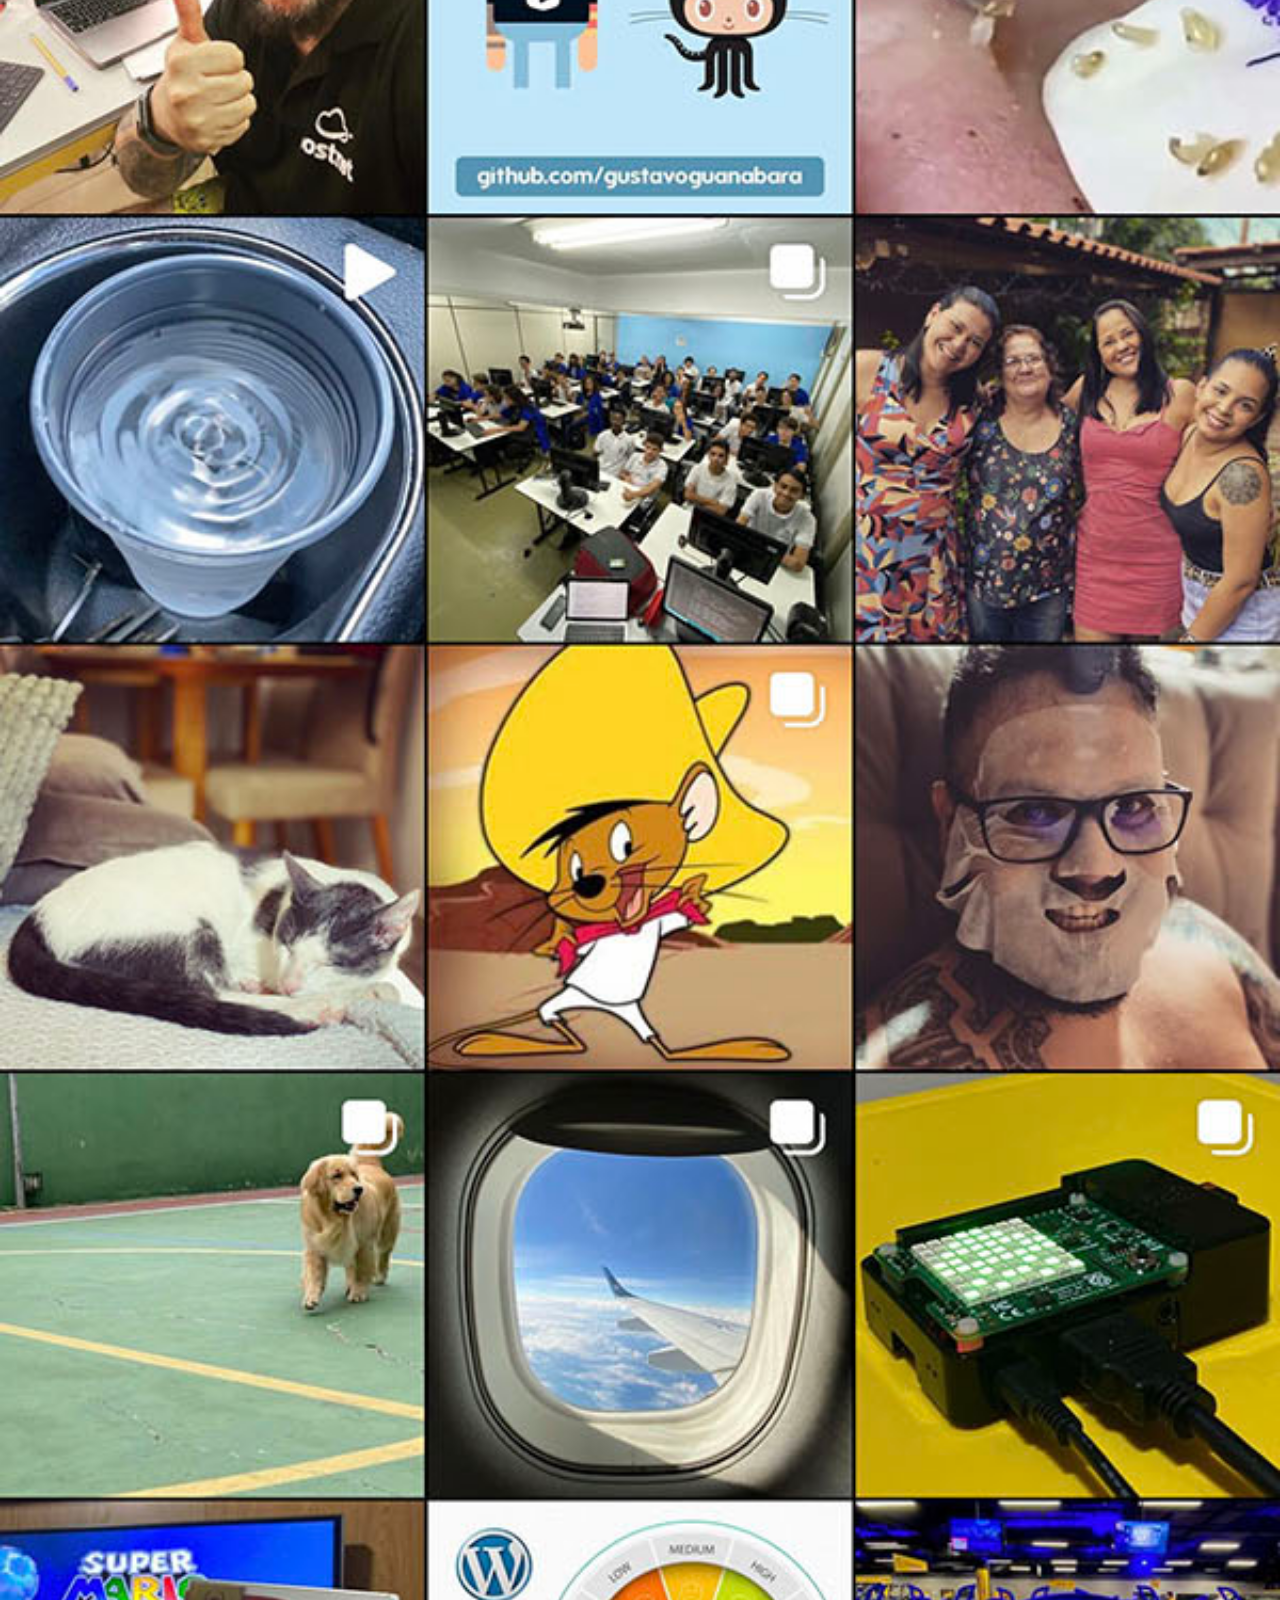
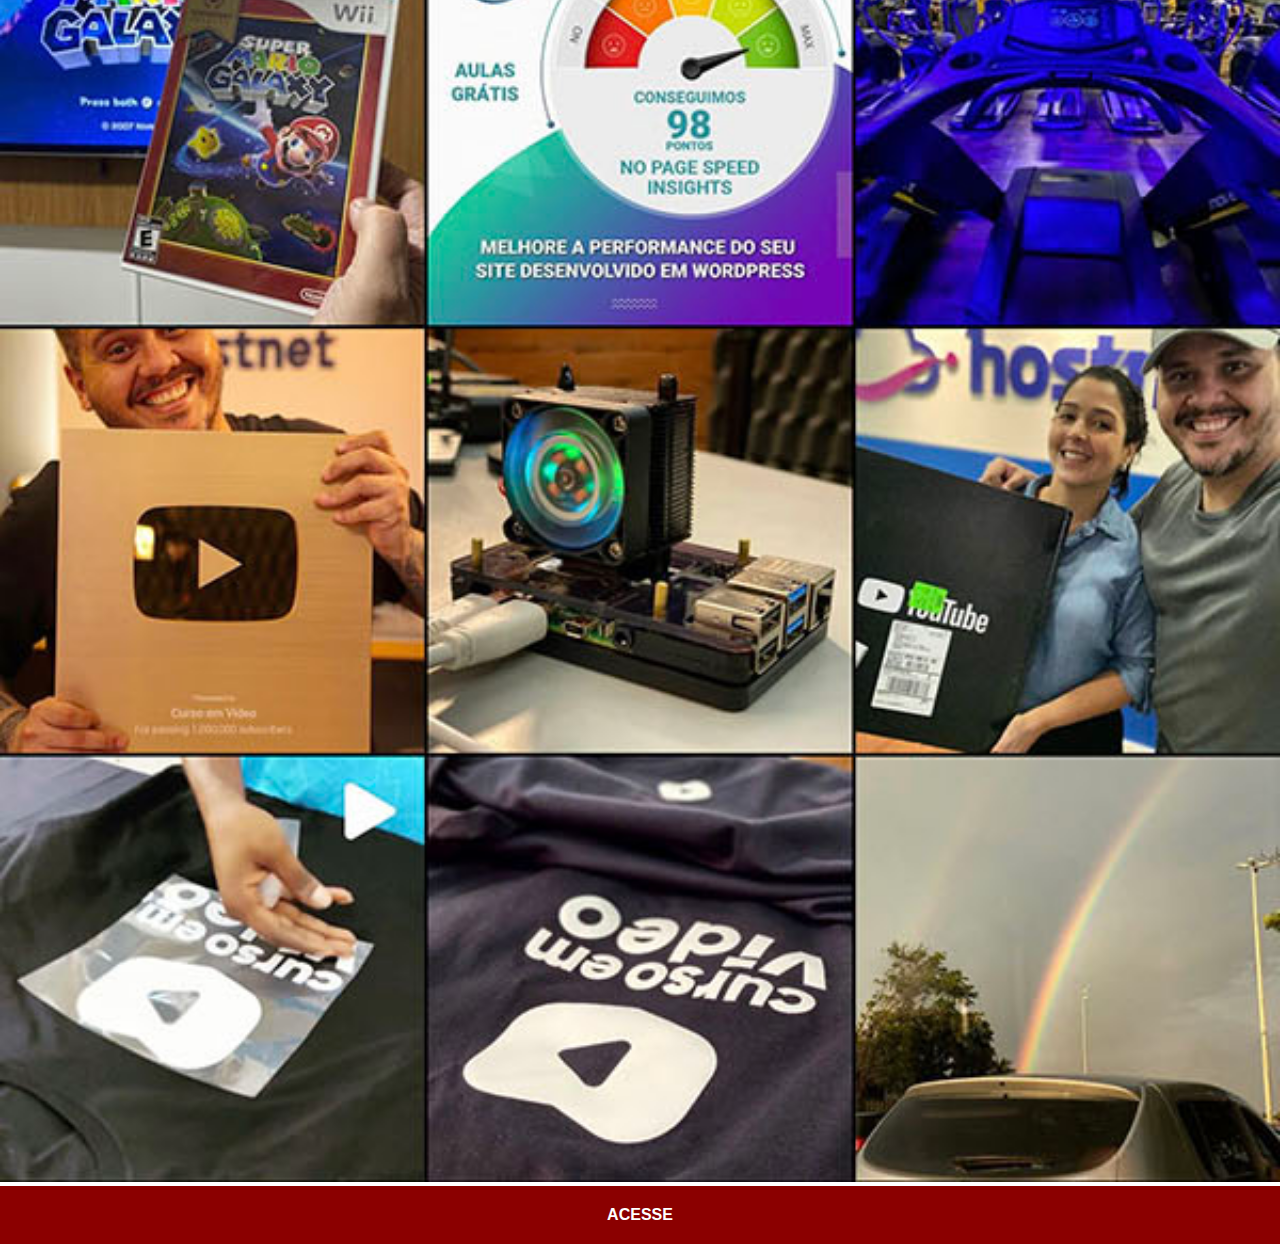
<file: insta.html>
<!DOCTYPE html>
<html lang="pt-br">
<head>
    <meta charset="UTF-8">
    <meta name="viewport" content="width=device-width, initial-scale=1.0">
    <title>Instagram</title>
    <link rel="stylesheet" href="estilo/social.css">
</head>
<body>
    <img src="imagens/tela-instagram.jpg" alt="Instagram">
    <a href="https://www.instagram.com/gustavoguanabara/" target="_blank">ACESSE</a>
</body>
</html>
</file>
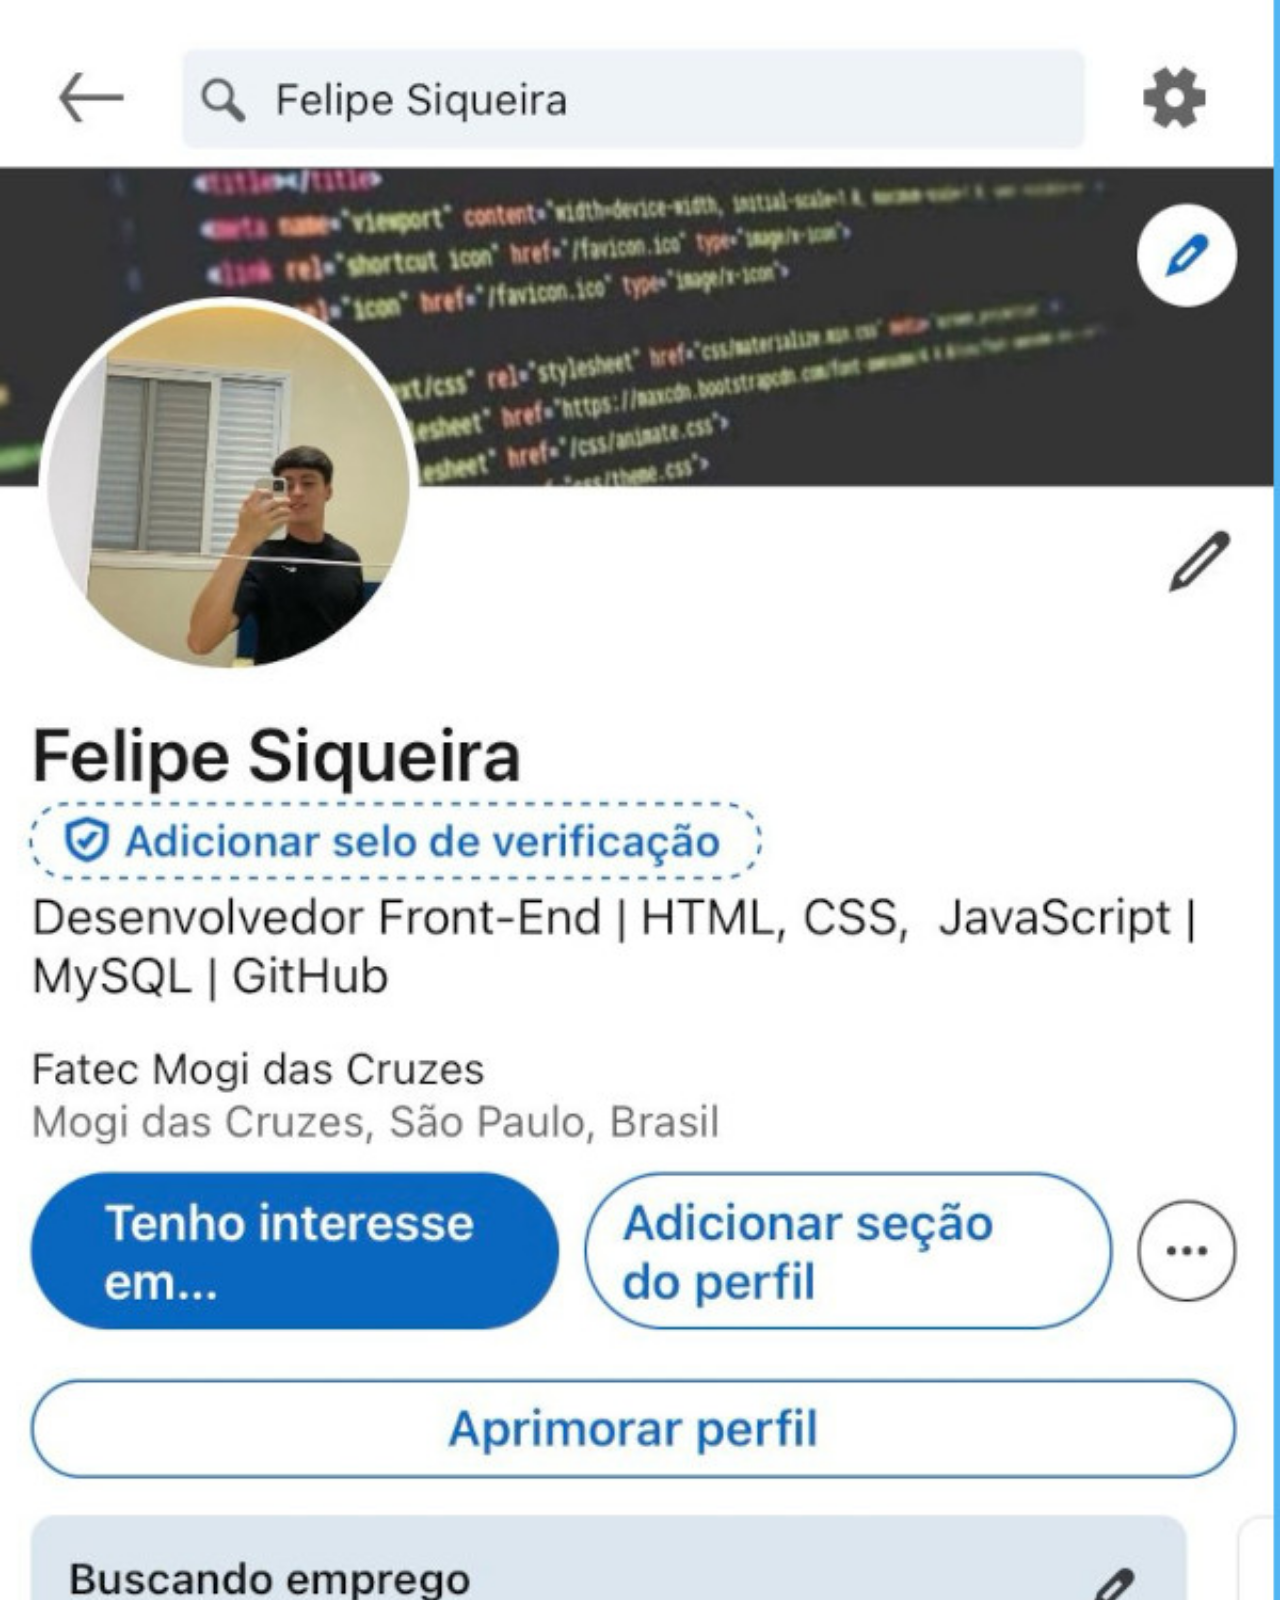
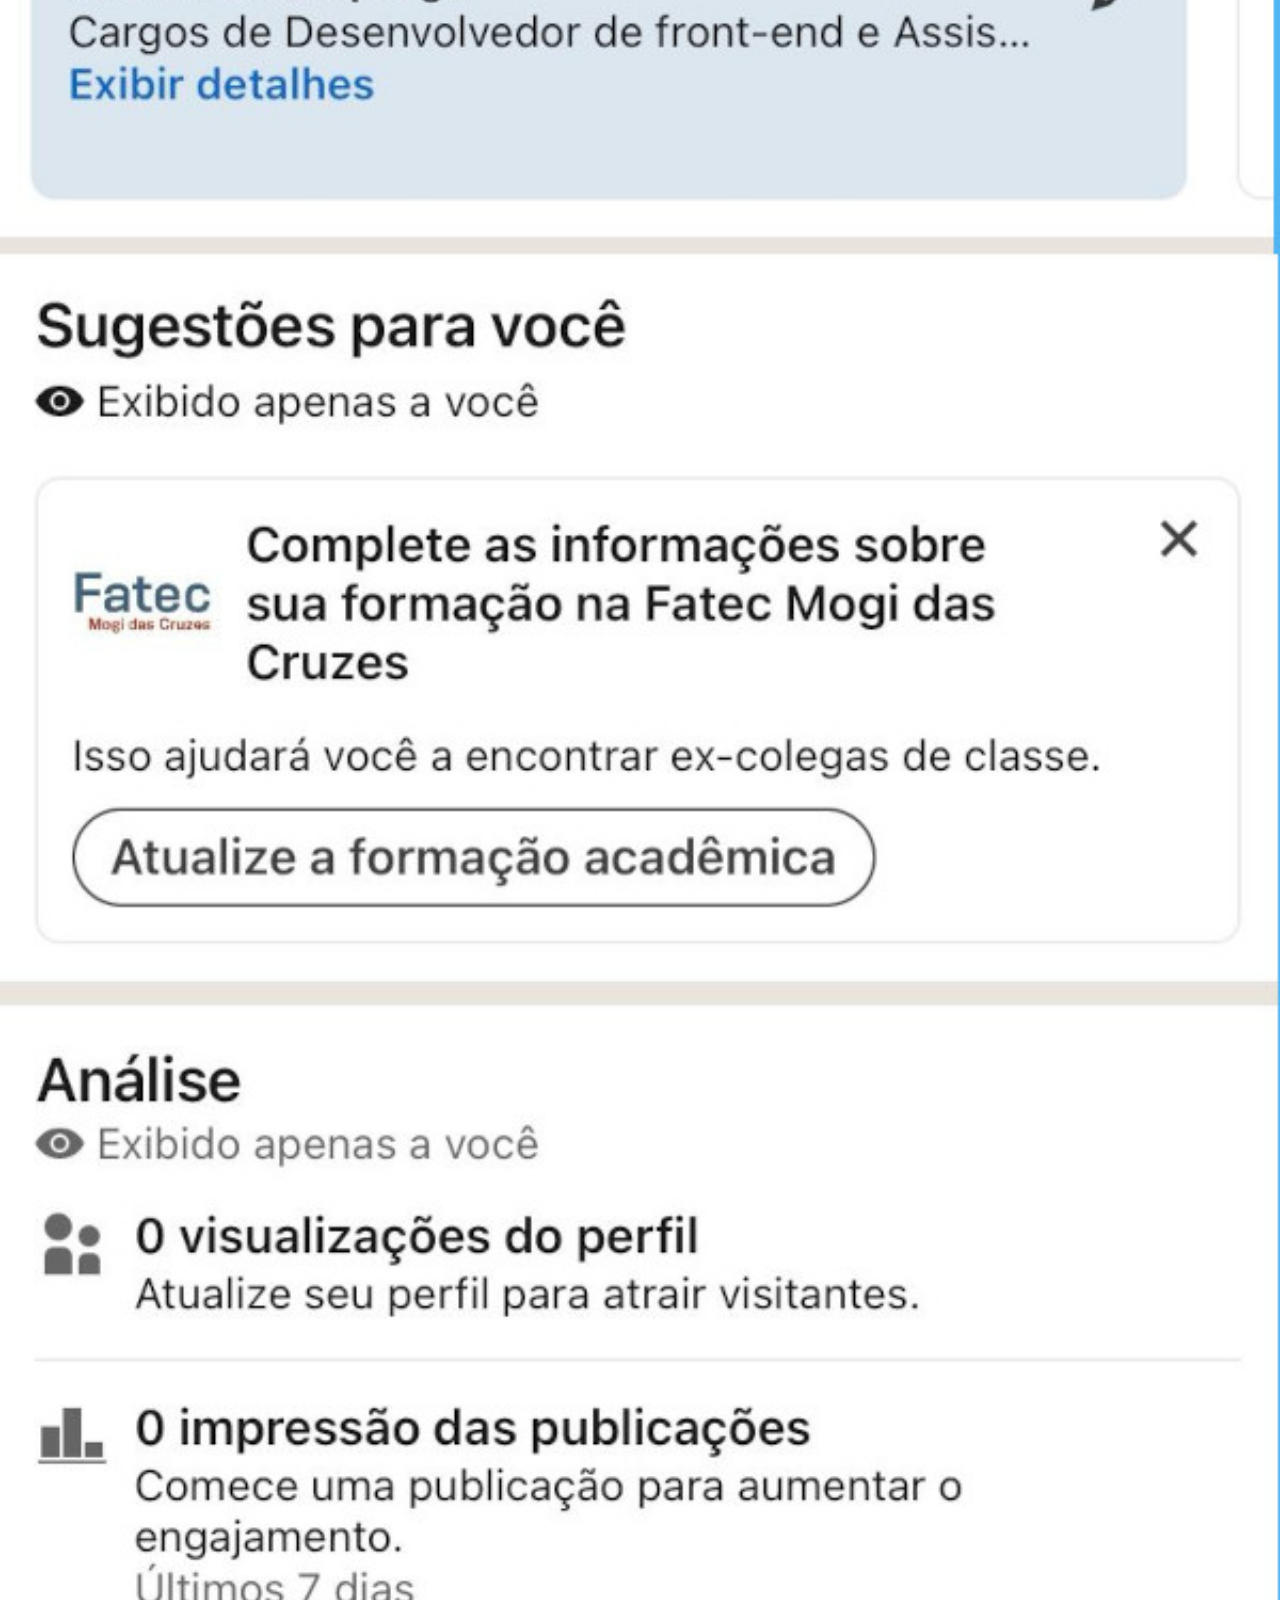
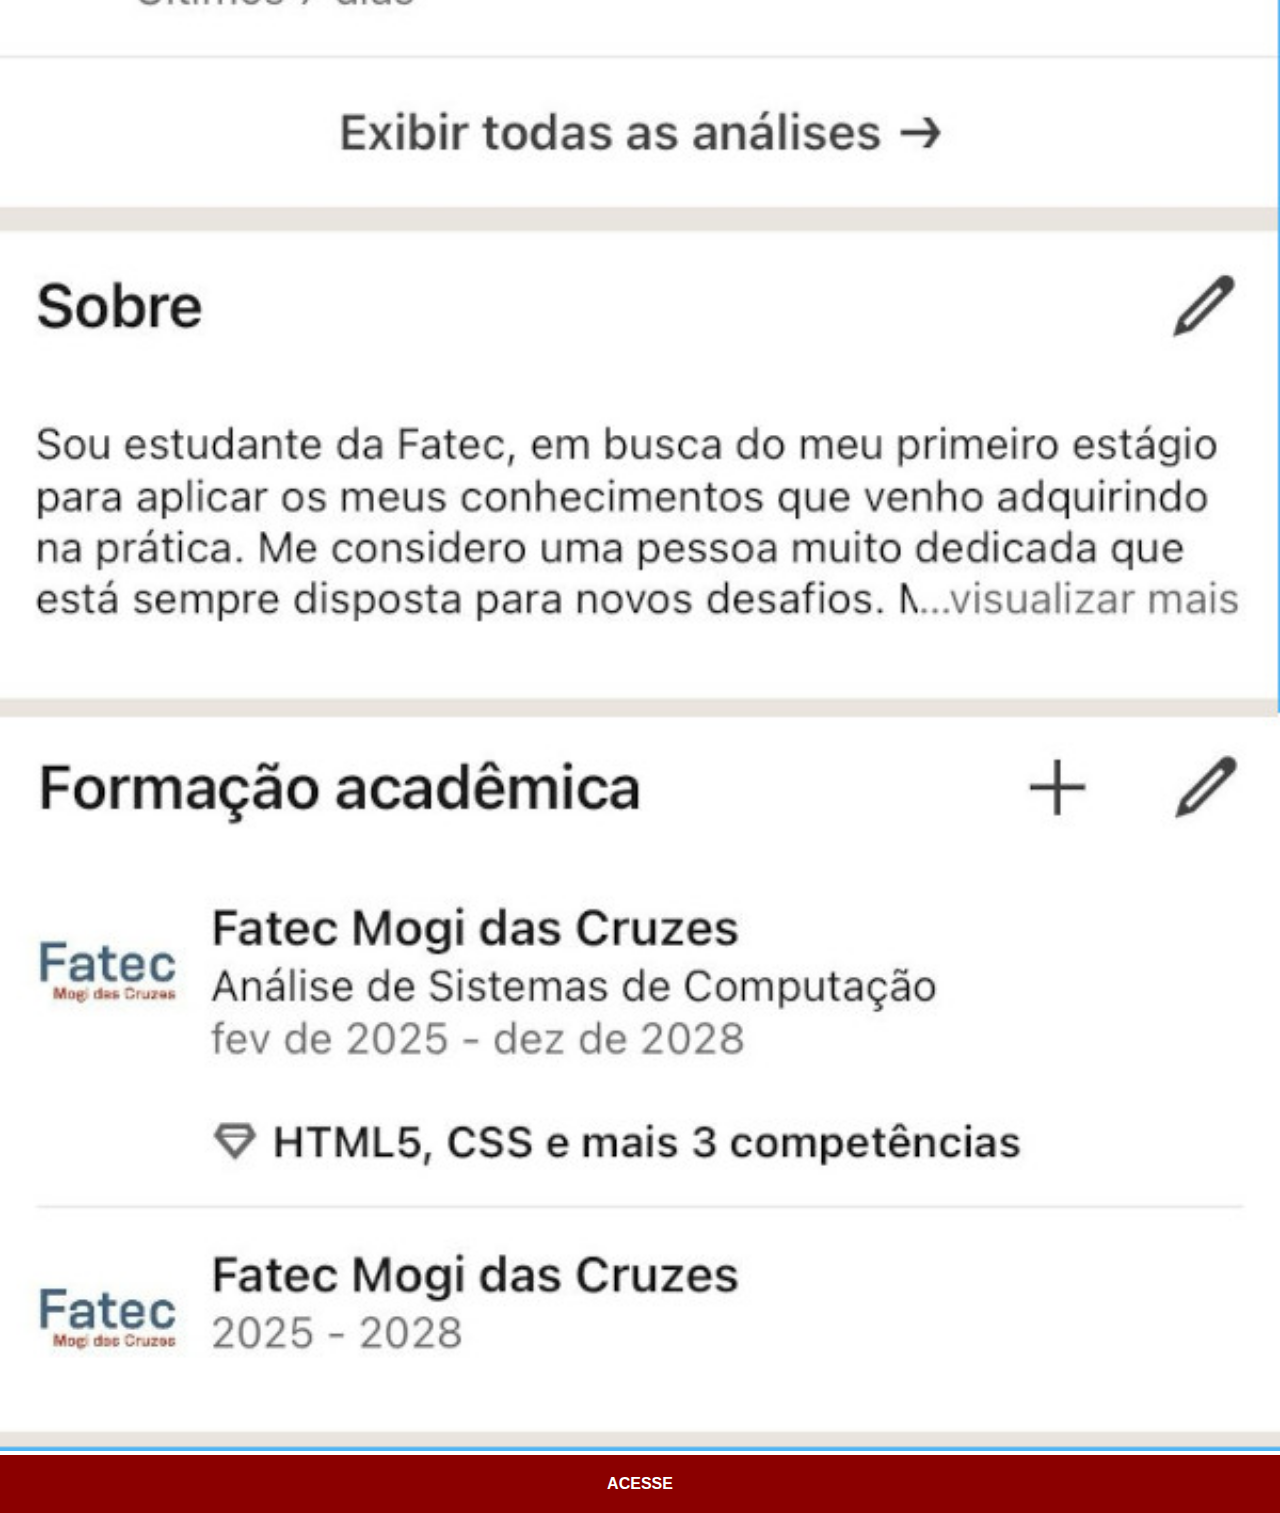
<file: linkedin.html>
<!DOCTYPE html>
<html lang="pt-br">
<head>
    <meta charset="UTF-8">
    <meta name="viewport" content="width=device-width, initial-scale=1.0">
    <title>TWW</title>
    <link rel="stylesheet" href="estilo/social.css">
</head>
<body>
    <img src="imagens/linkedin.jpg" alt="Twitter">
    <a href="https://www.linkedin.com/in/felipe06siqueira/" target="_blank">ACESSE</a>
</body>
</html>
</file>
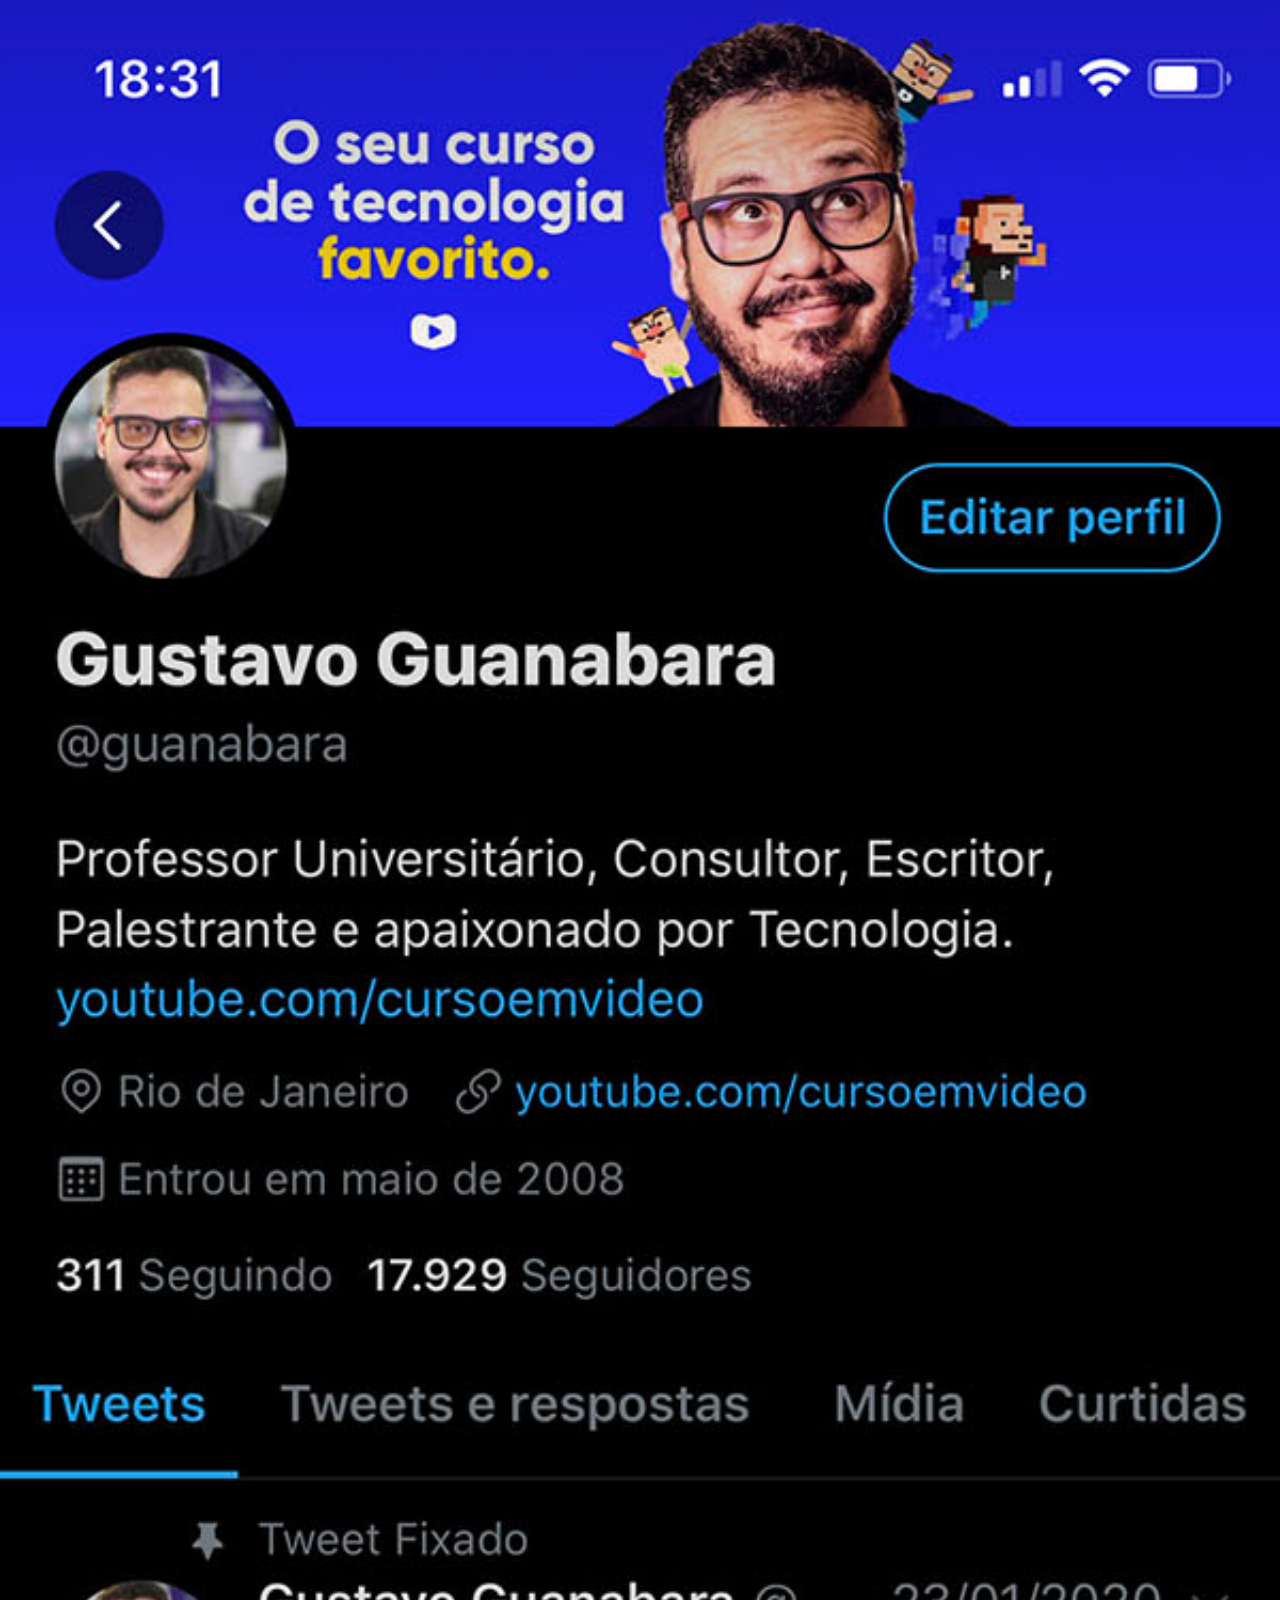
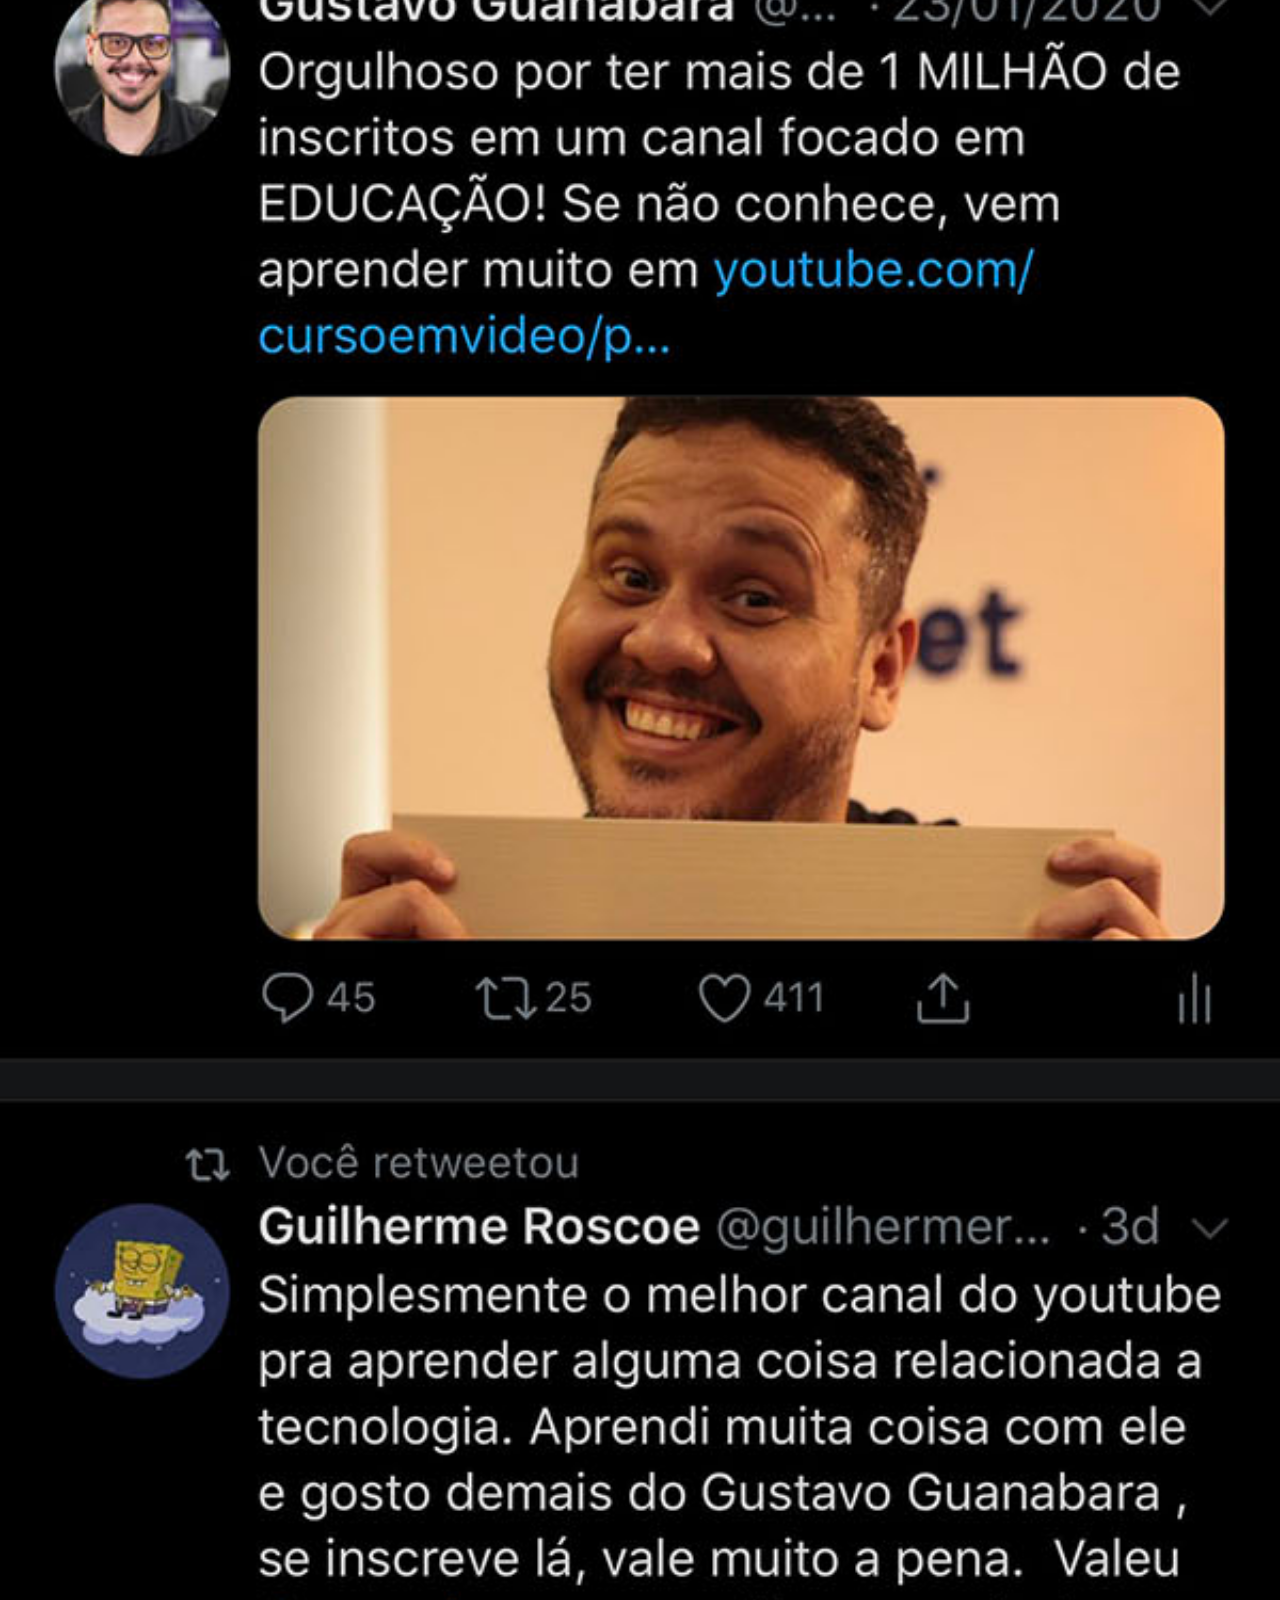
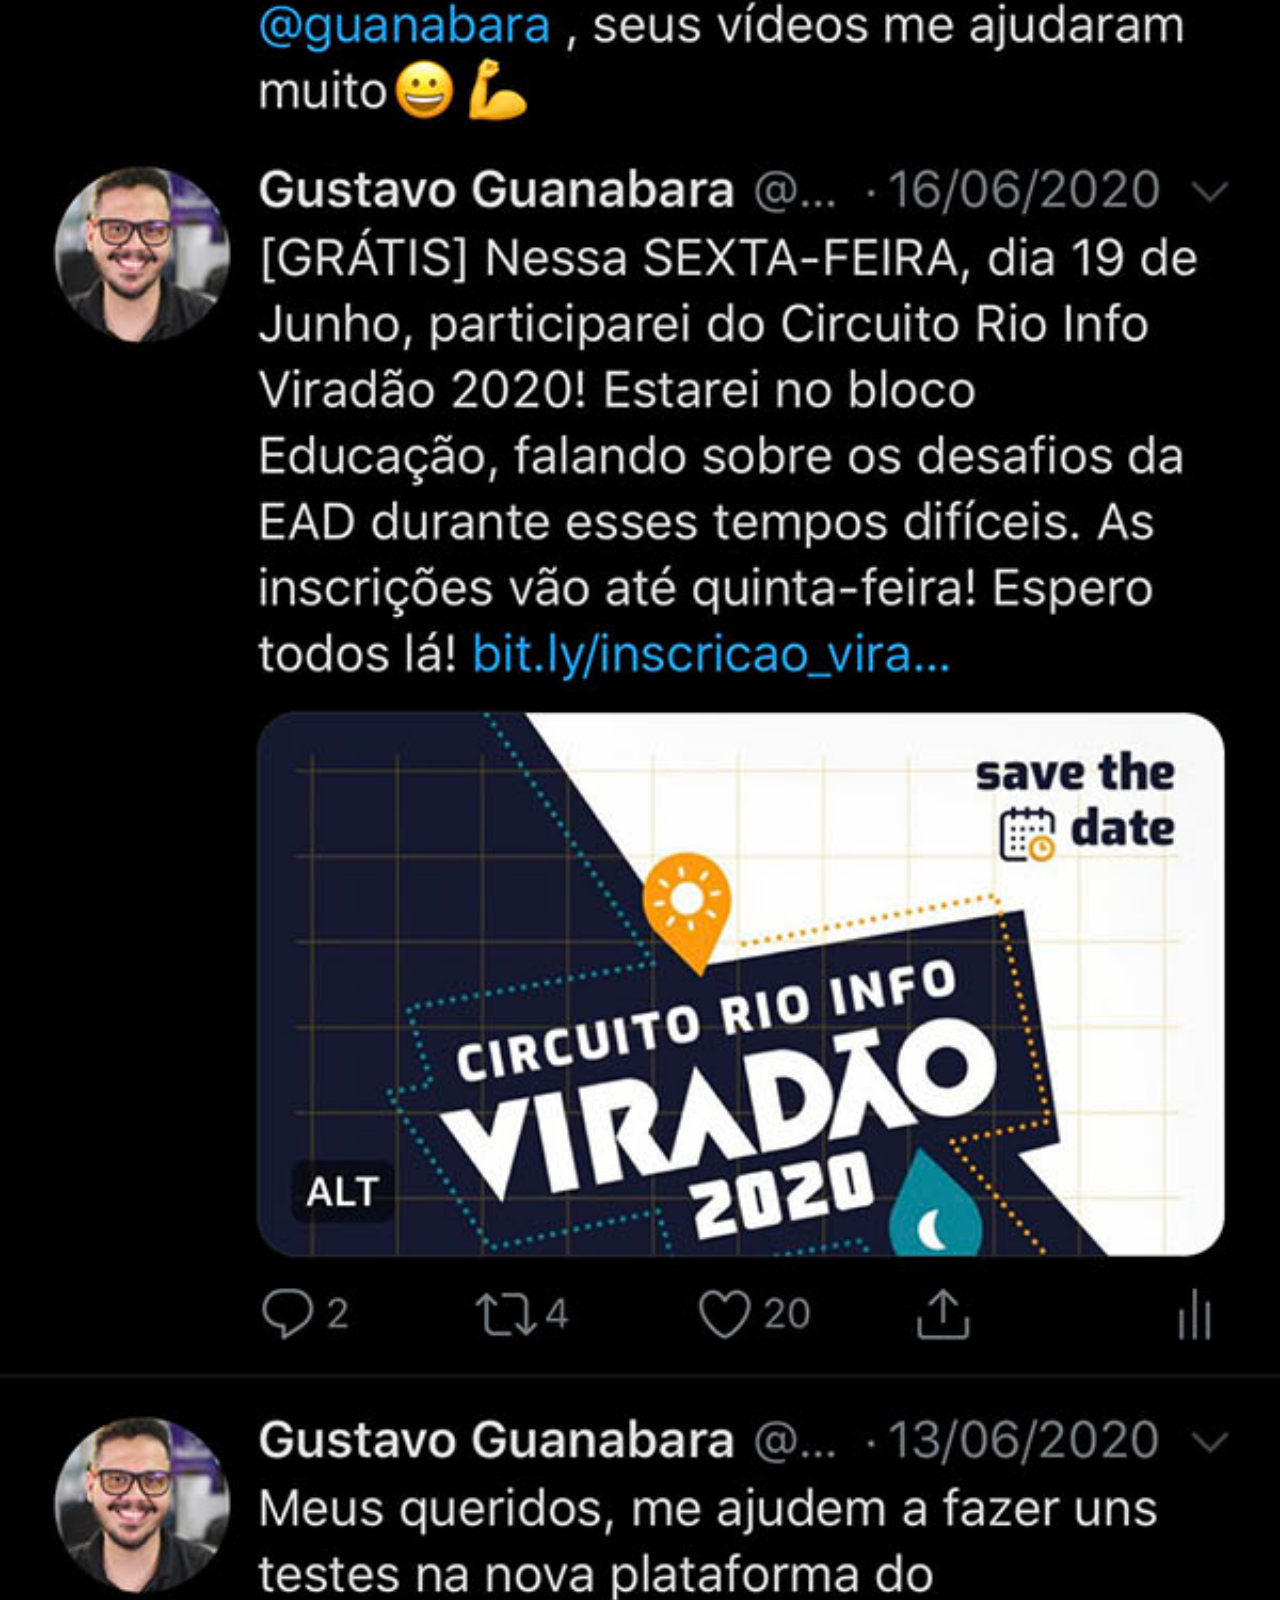
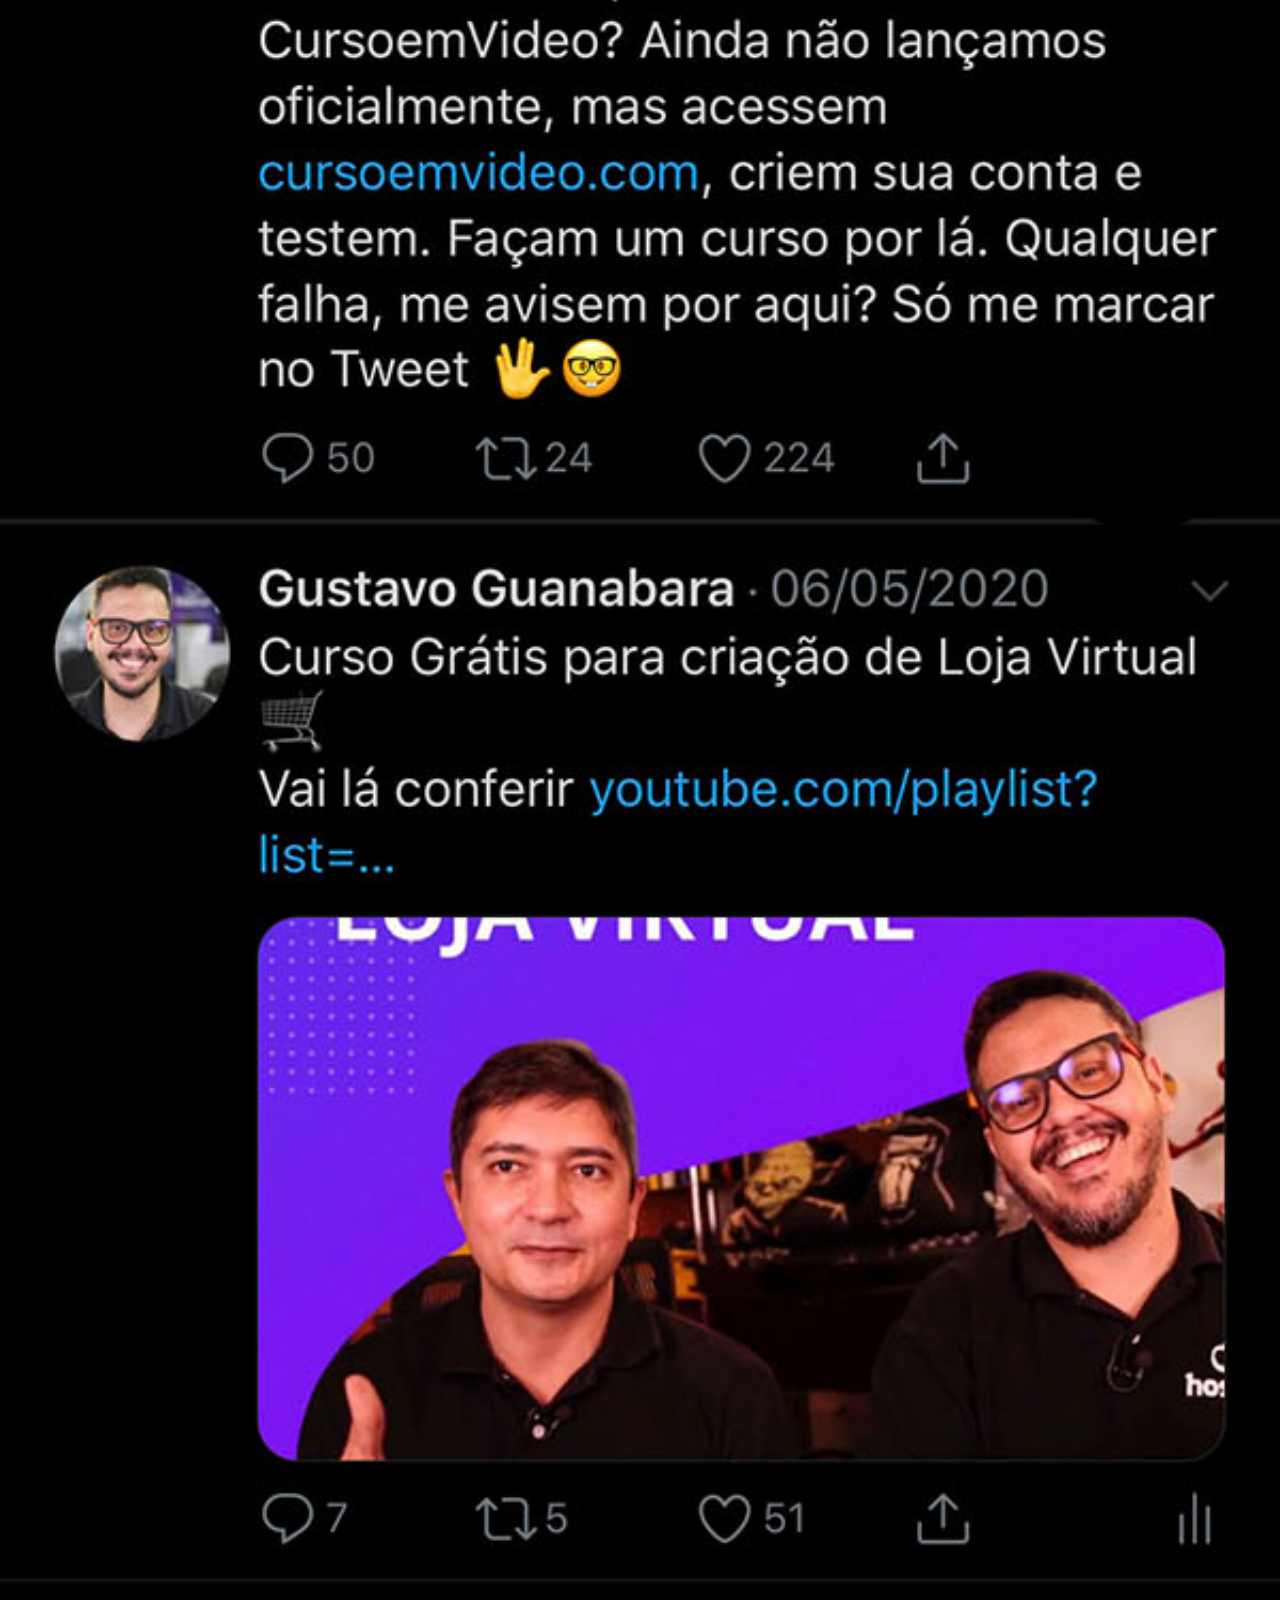
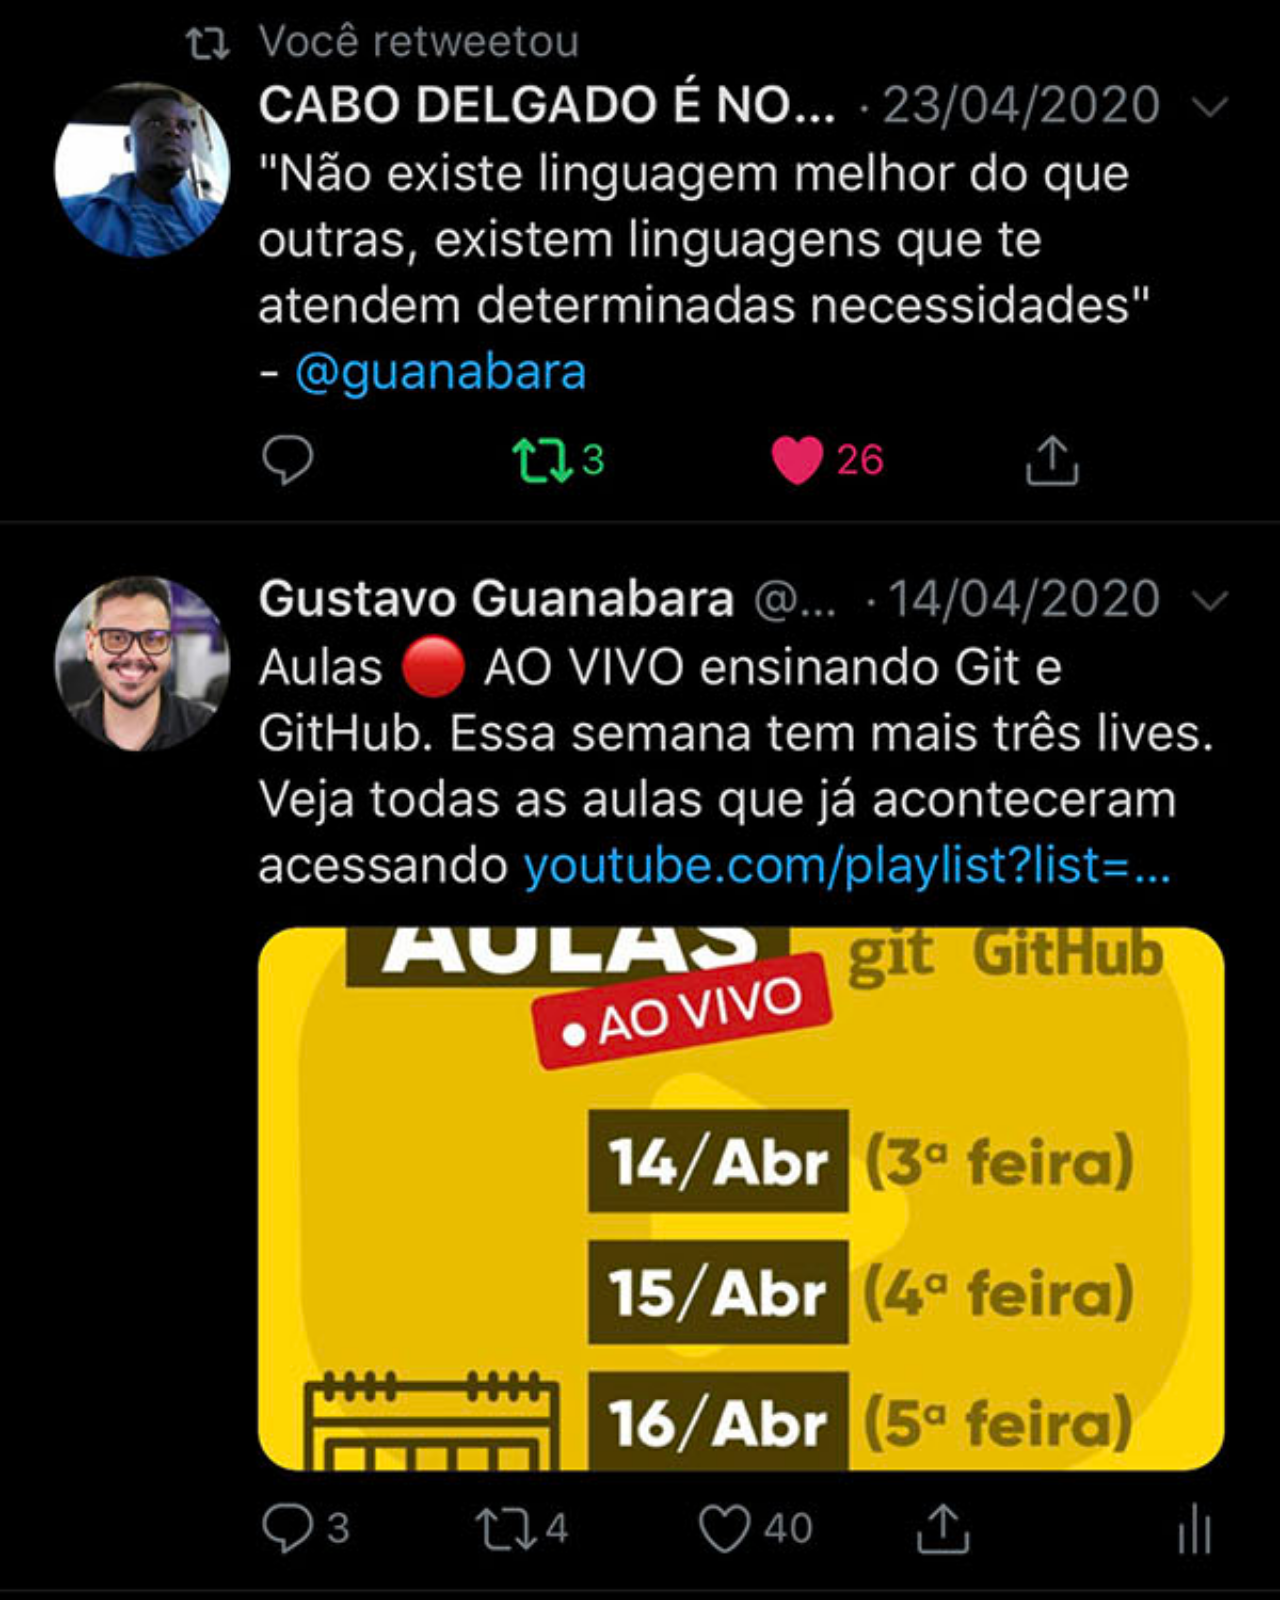
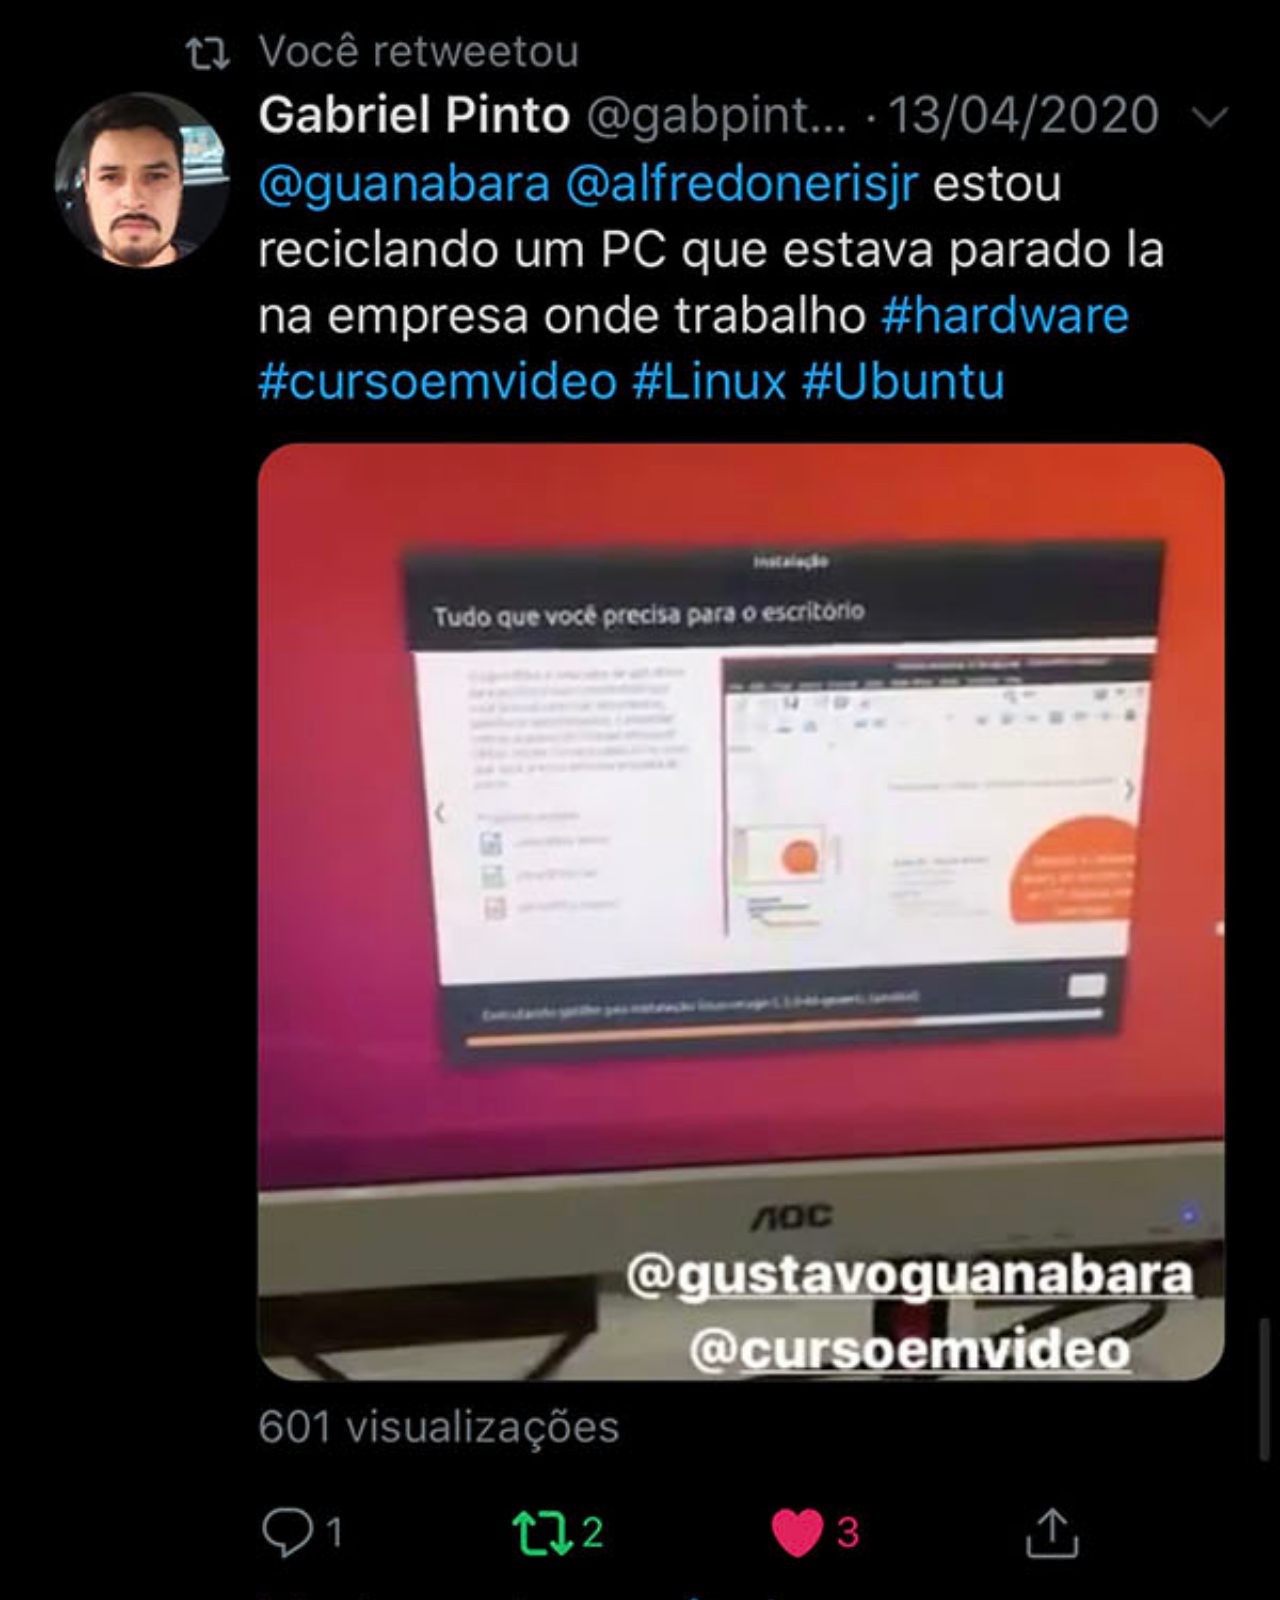
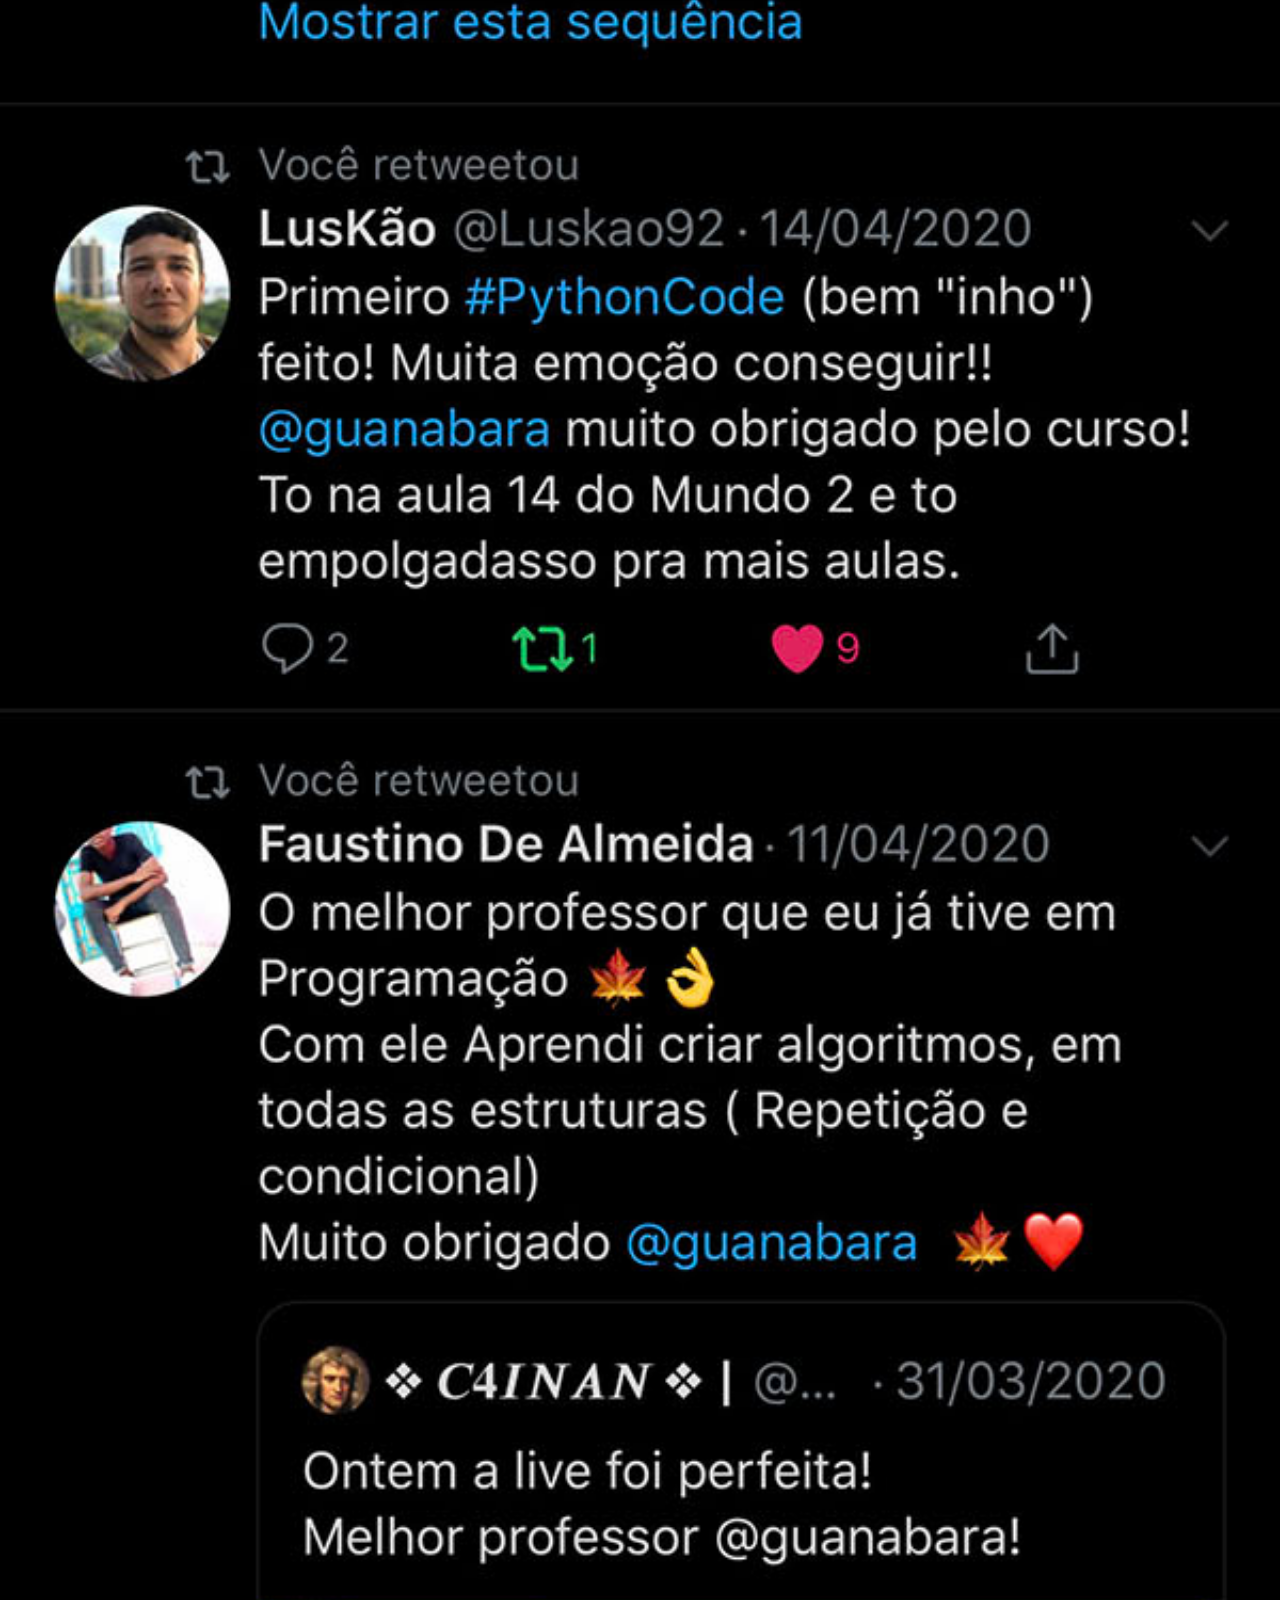
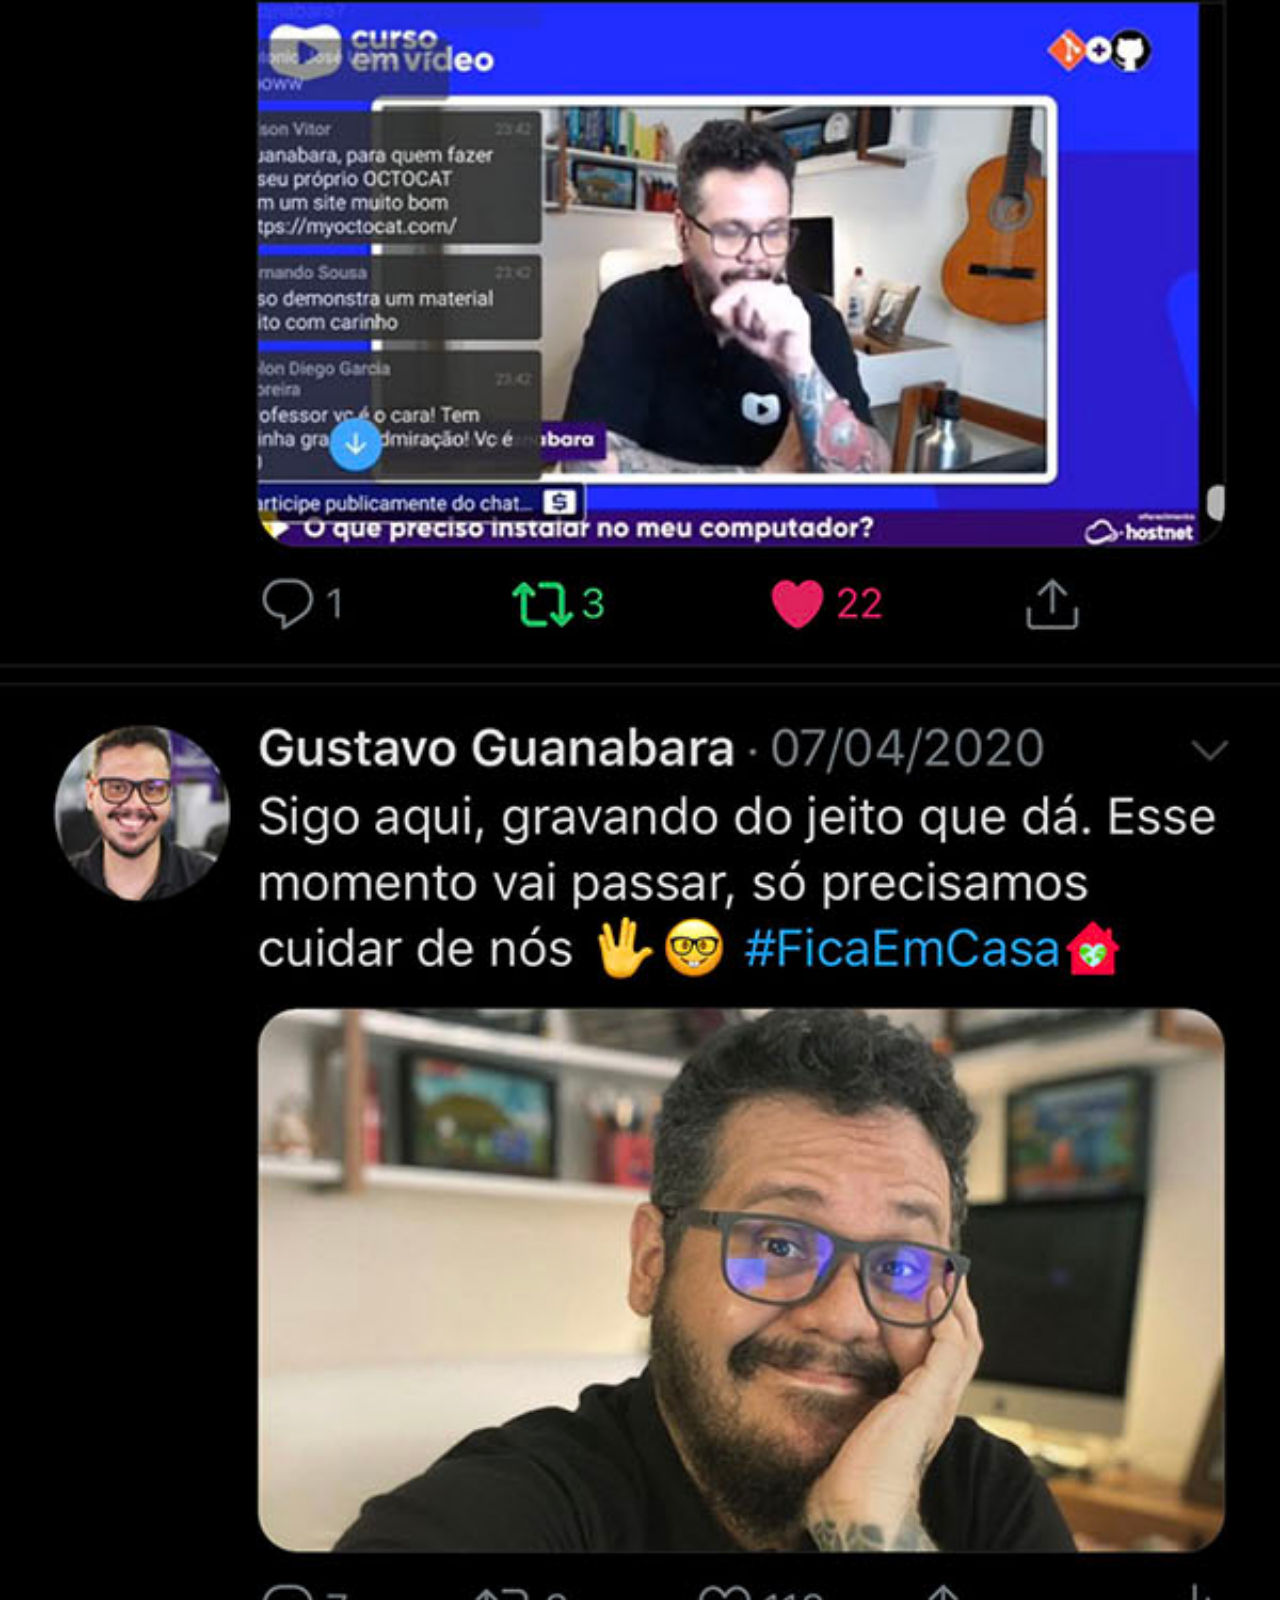
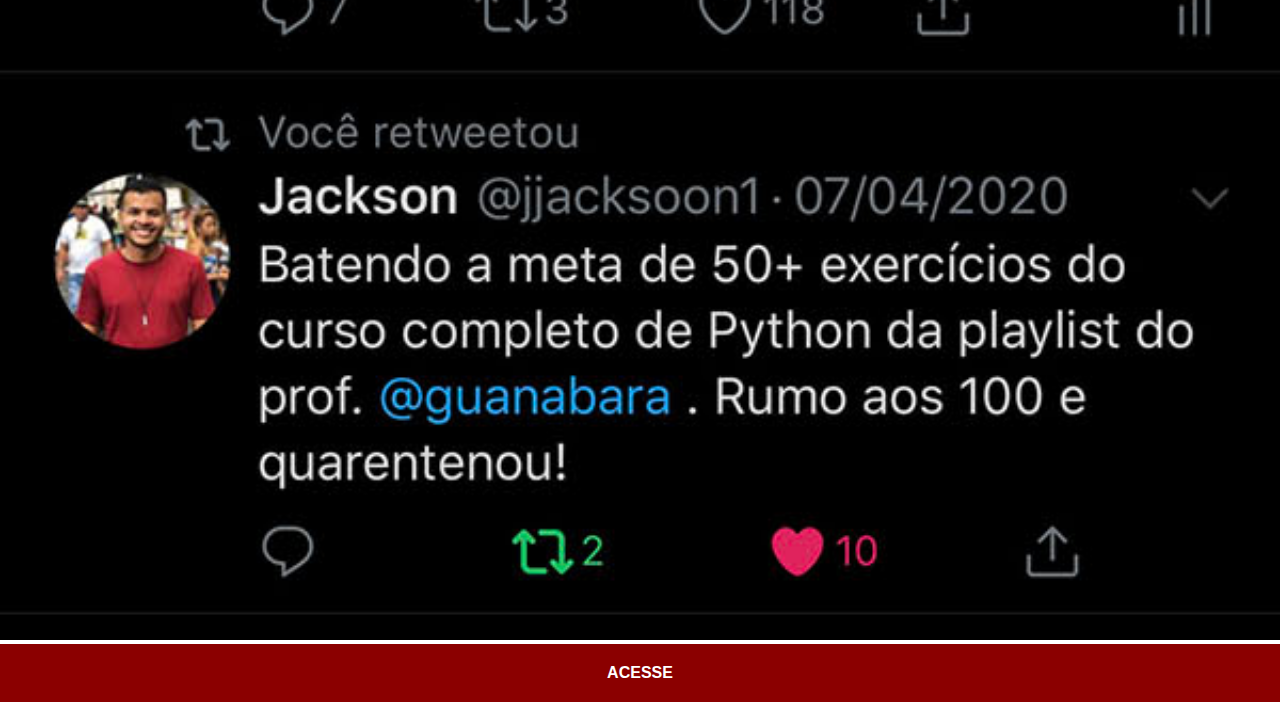
<file: twitter.html>
<!DOCTYPE html>
<html lang="pt-br">
<head>
    <meta charset="UTF-8">
    <meta name="viewport" content="width=device-width, initial-scale=1.0">
    <title>TWW</title>
    <link rel="stylesheet" href="estilo/social.css">
</head>
<body>
    <img src="imagens/tela-twitter.jpg" alt="Twitter">
    <a href="https://x.com/guanabara">ACESSE</a>
</body>
</html>
</file>
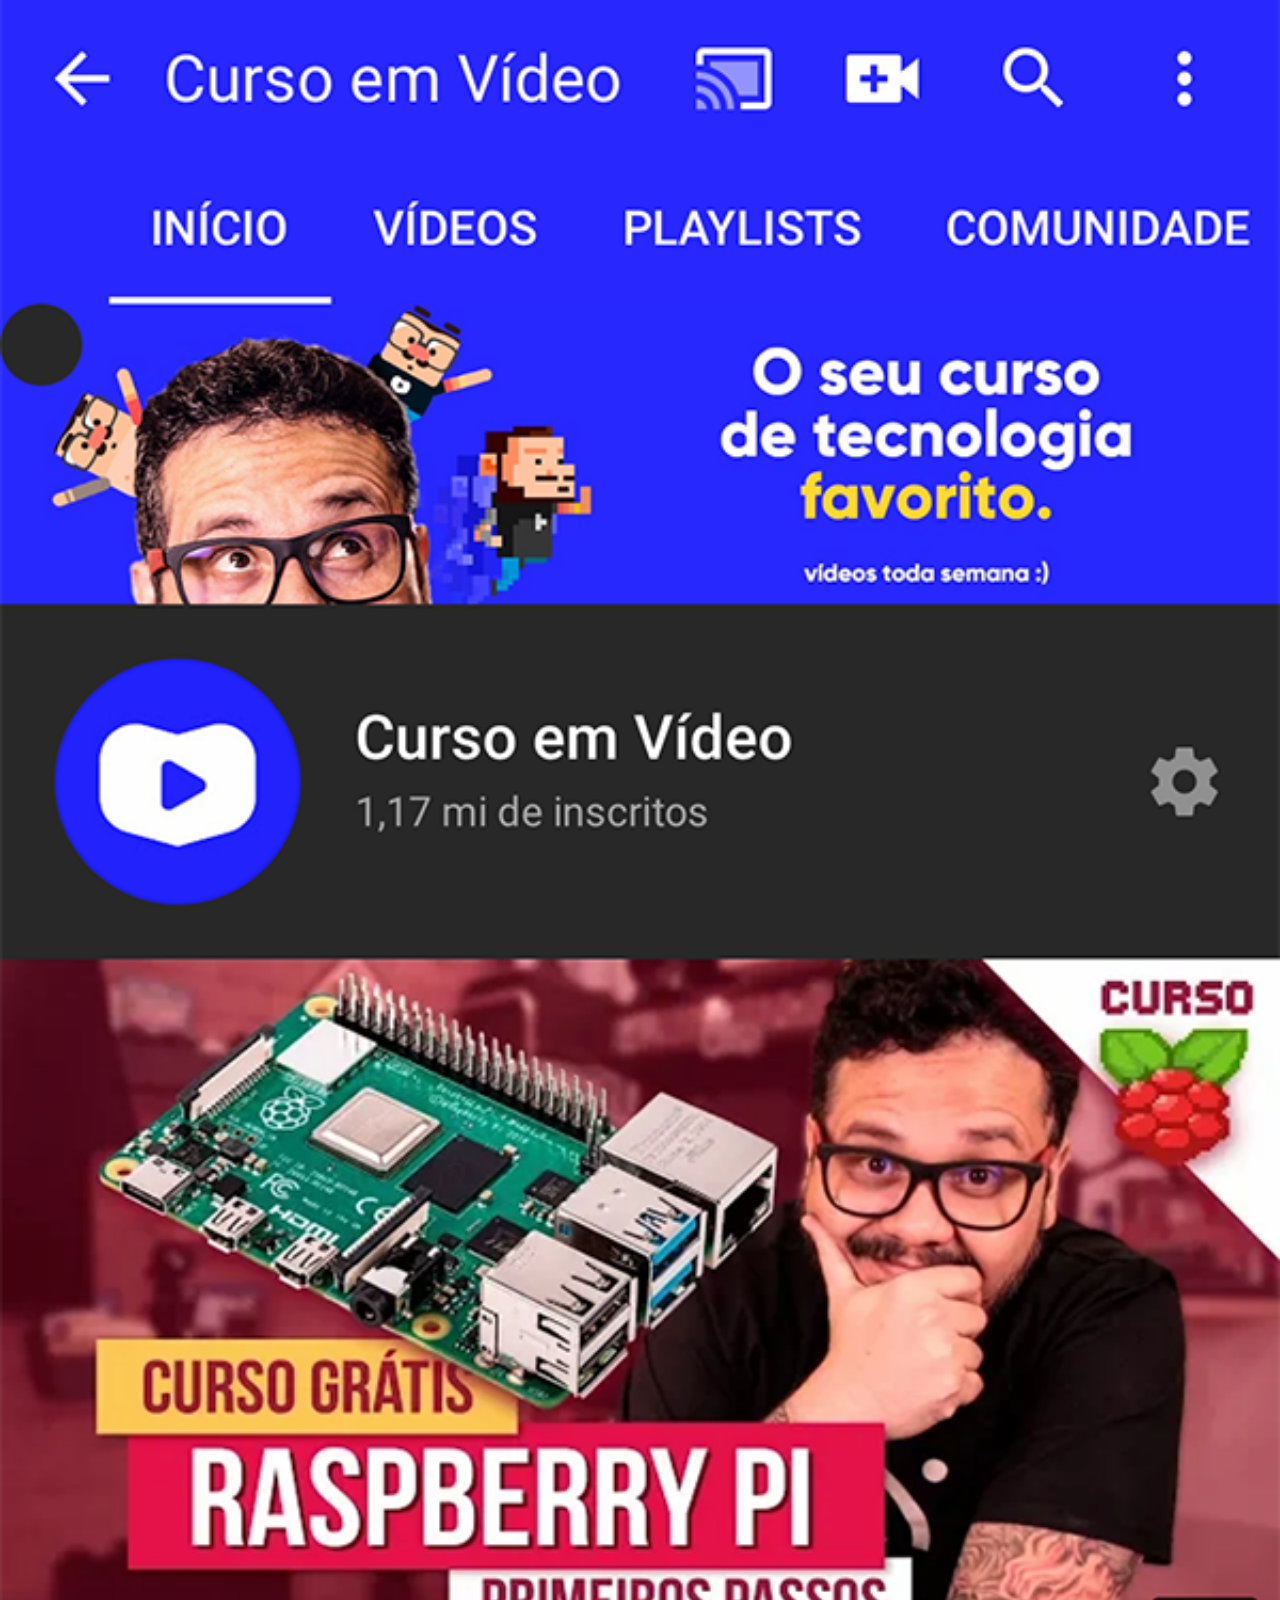
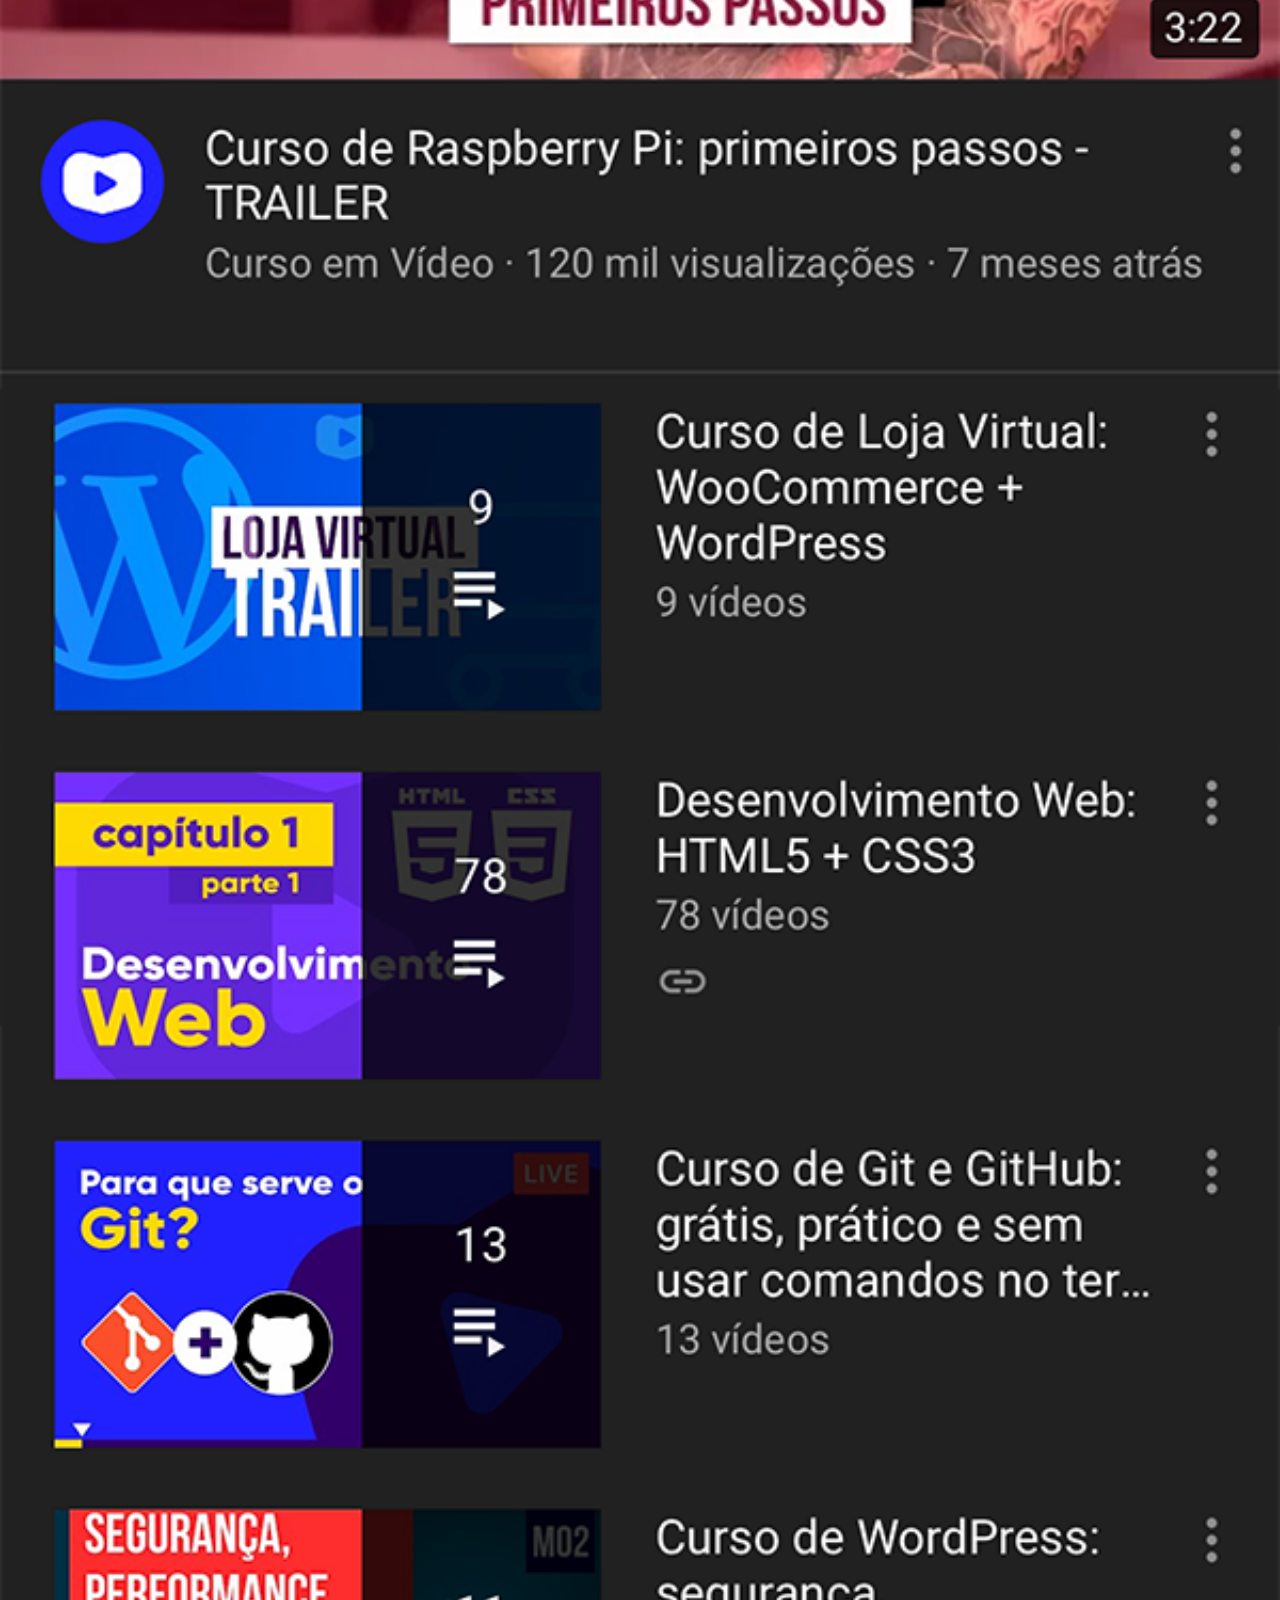
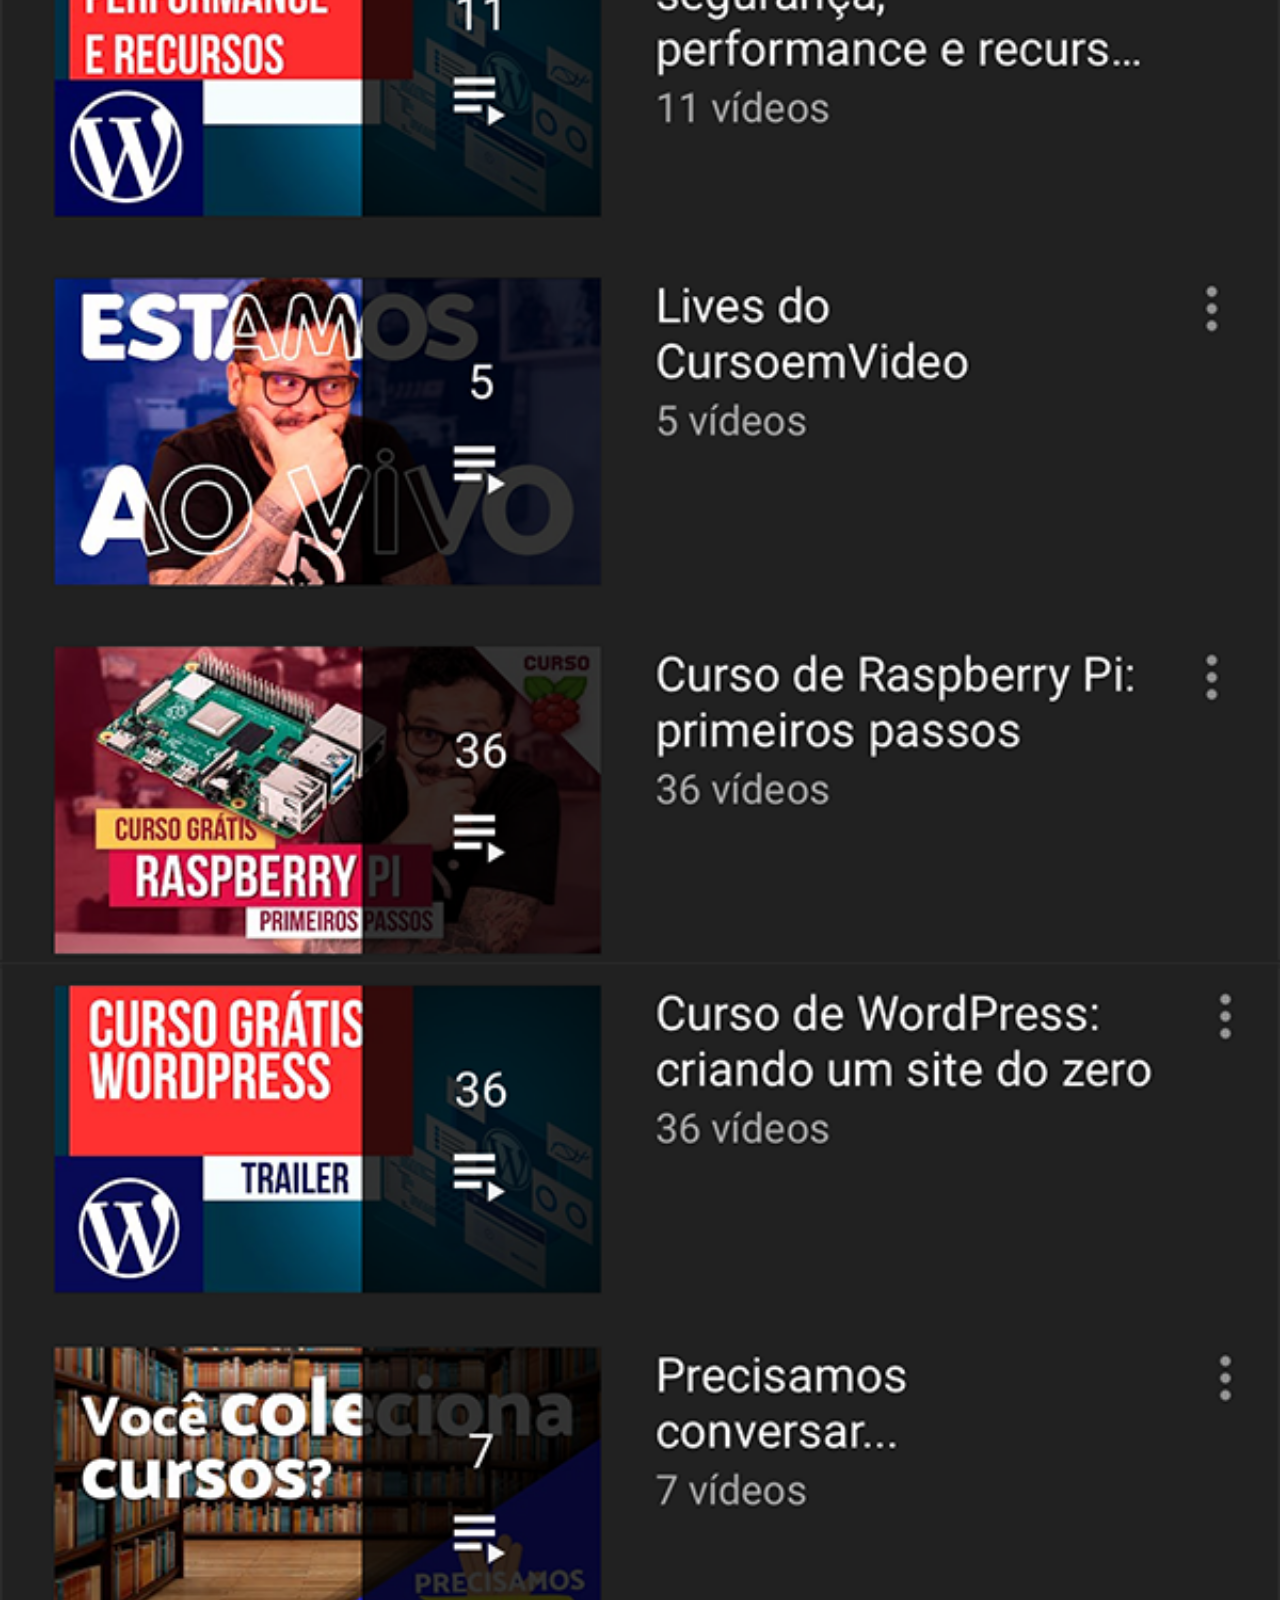
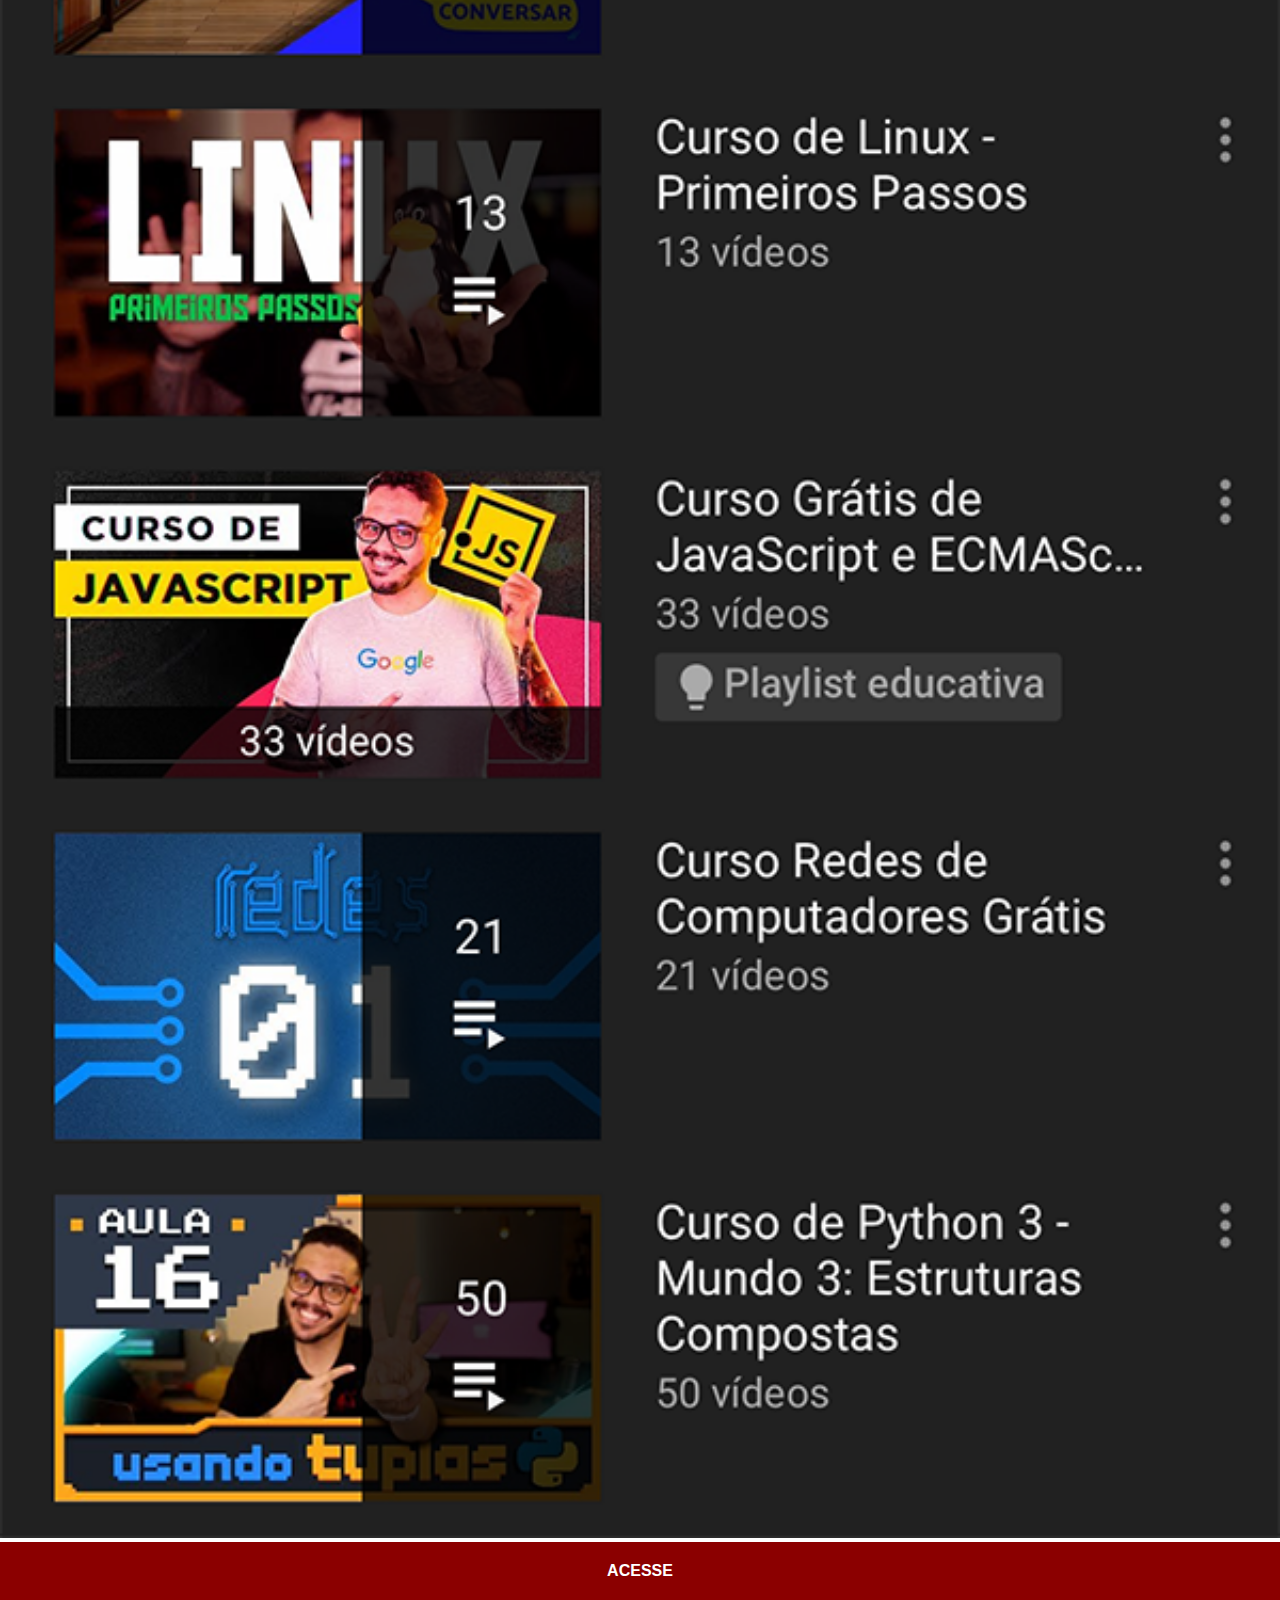
<file: youtube.html>
<!DOCTYPE html>
<html lang="pt-br">
<head>
    <meta charset="UTF-8">
    <meta name="viewport" content="width=device-width, initial-scale=1.0">
    <title>Youtube</title>
    <link rel="stylesheet" href="estilo/social.css">
</head>
<body>
   <img src="imagens/tela-youtube.png" alt="Youtue"> 
   <a href="https://www.youtube.com/c/CursoemV%C3%ADdeo/playlists" taregt="_blank">ACESSE</a>
</body>
</html>
</file>
<file: estilo/style.css>
@charset "UTF-8";

*{
    margin: 0px;
    padding: 0px;
    font-family: Arial, Helvetica, sans-serif;
}

html,body{
    height: 100vh;
    width: 100vw;
    background-color: black;
}

body{
    background: url(../imagens/fundo-madeira.jpg) no-repeat top center;
    background-size: cover;
    background-attachment: fixed;
}

main{
    height: 100vh;
    position: relative;
   
}

section#telefone{
    position: absolute;
    top: 50%;
    left: 50%;
    height: 627px;
    width: 311px;
    transform: translate(-50%, -50%);
    background:  url(../imagens/frame-iphone.png) no-repeat;
   
    
}

iframe#tela{
    position: relative;
    top: 80px;
    left: 22px;
    width: 266px;
    height: 471px;   
}

section#redes img{
    height: 50px;
    margin: 10px;
    border-radius: 50%;
    box-shadow: 2px 2px 5px rgba(0, 0, 0, 0.400);
    box-sizing: border-box;

}

section#redes img:hover{
    border: 2px solid white;
    transform: translate(5px, -2px );
    box-shadow: 5px 5px 10px rgba(0, 0, 0, 0.61);
    transition: transform 0.5s;
}
</file>
<file: estilo/social.css>
@charset "UTF-8";

*{
    margin: 0px;
    padding: 0px;
    font-family: Arial, Helvetica, sans-serif;
}

::-webkit-scrollbar {
    width: 0px;
    height: 0px;
}

img{
    width: 100vw;

}

a{
    display: block;
    background-color: darkred;
    color: white;
    padding: 20px;
    text-align: center;
    font-weight: bolder;
    text-decoration: none;
}

a:hover{
    background-color: red;
}
</file>
